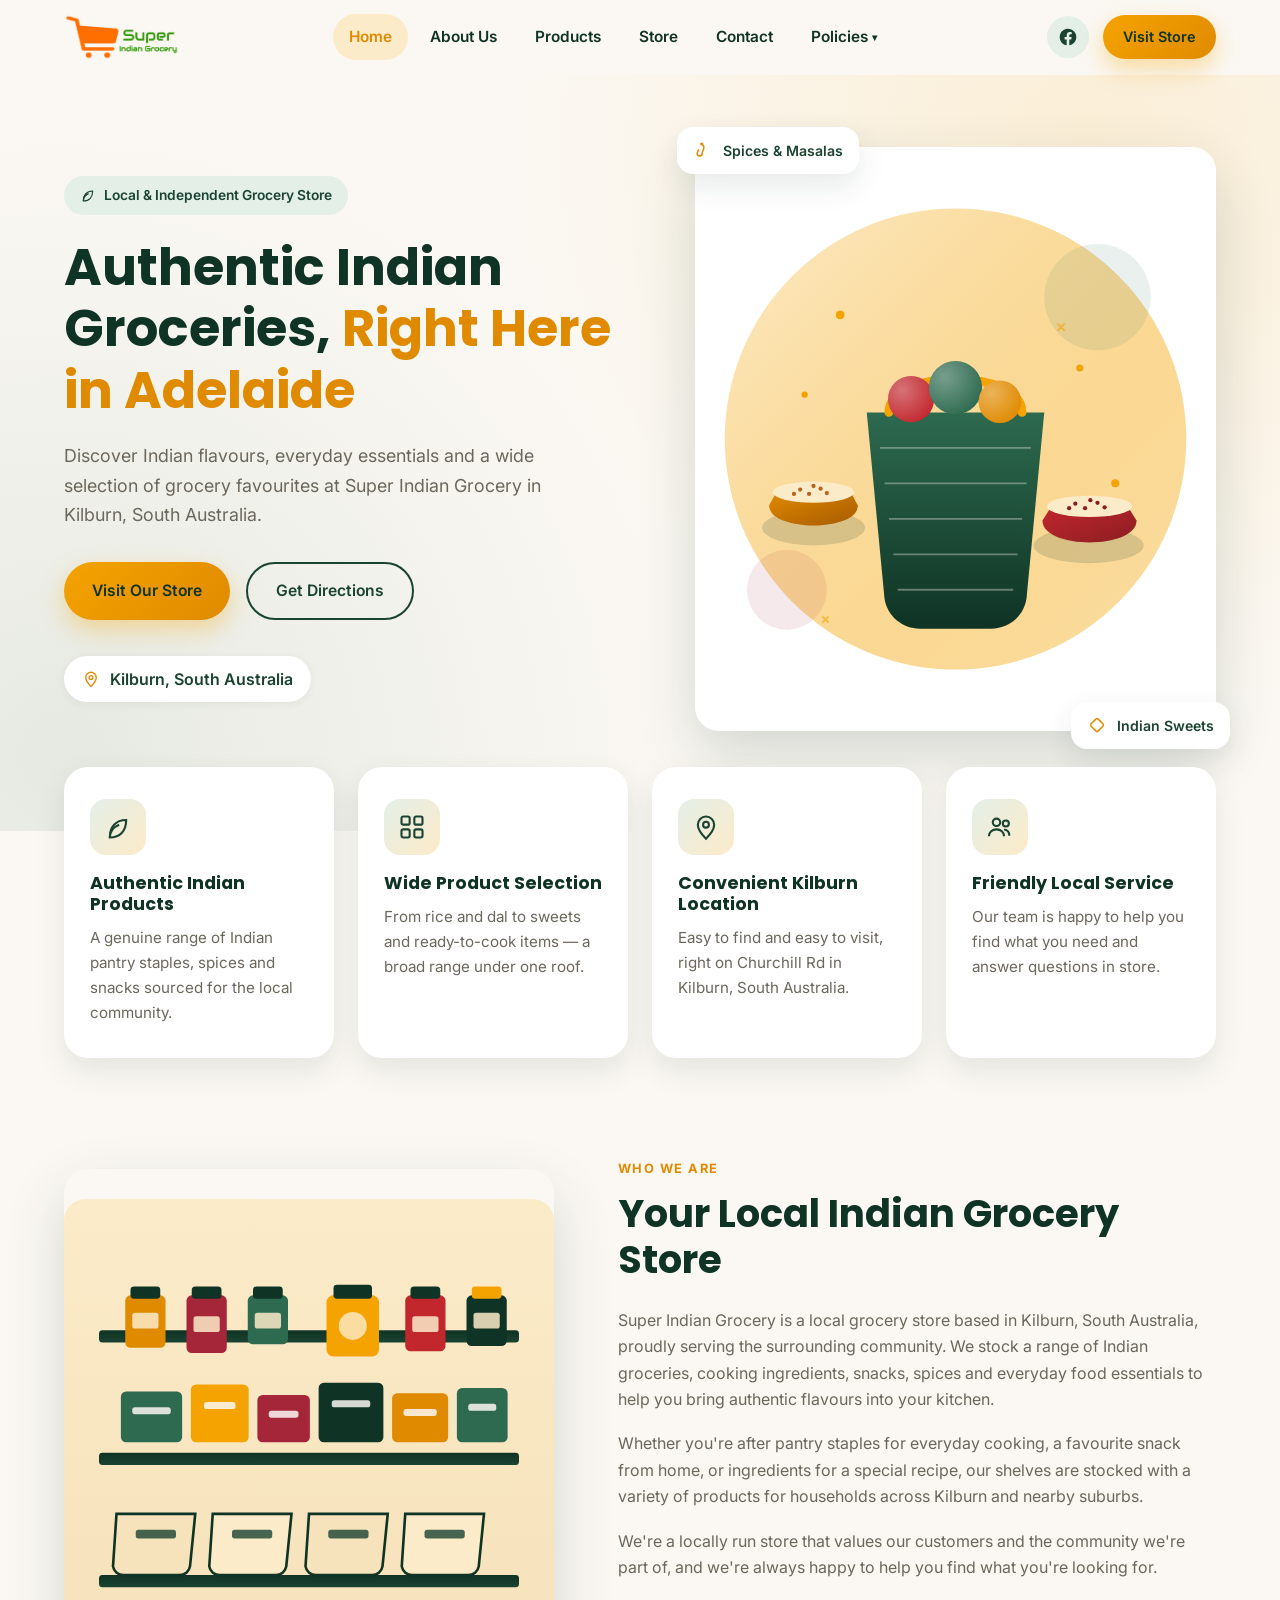
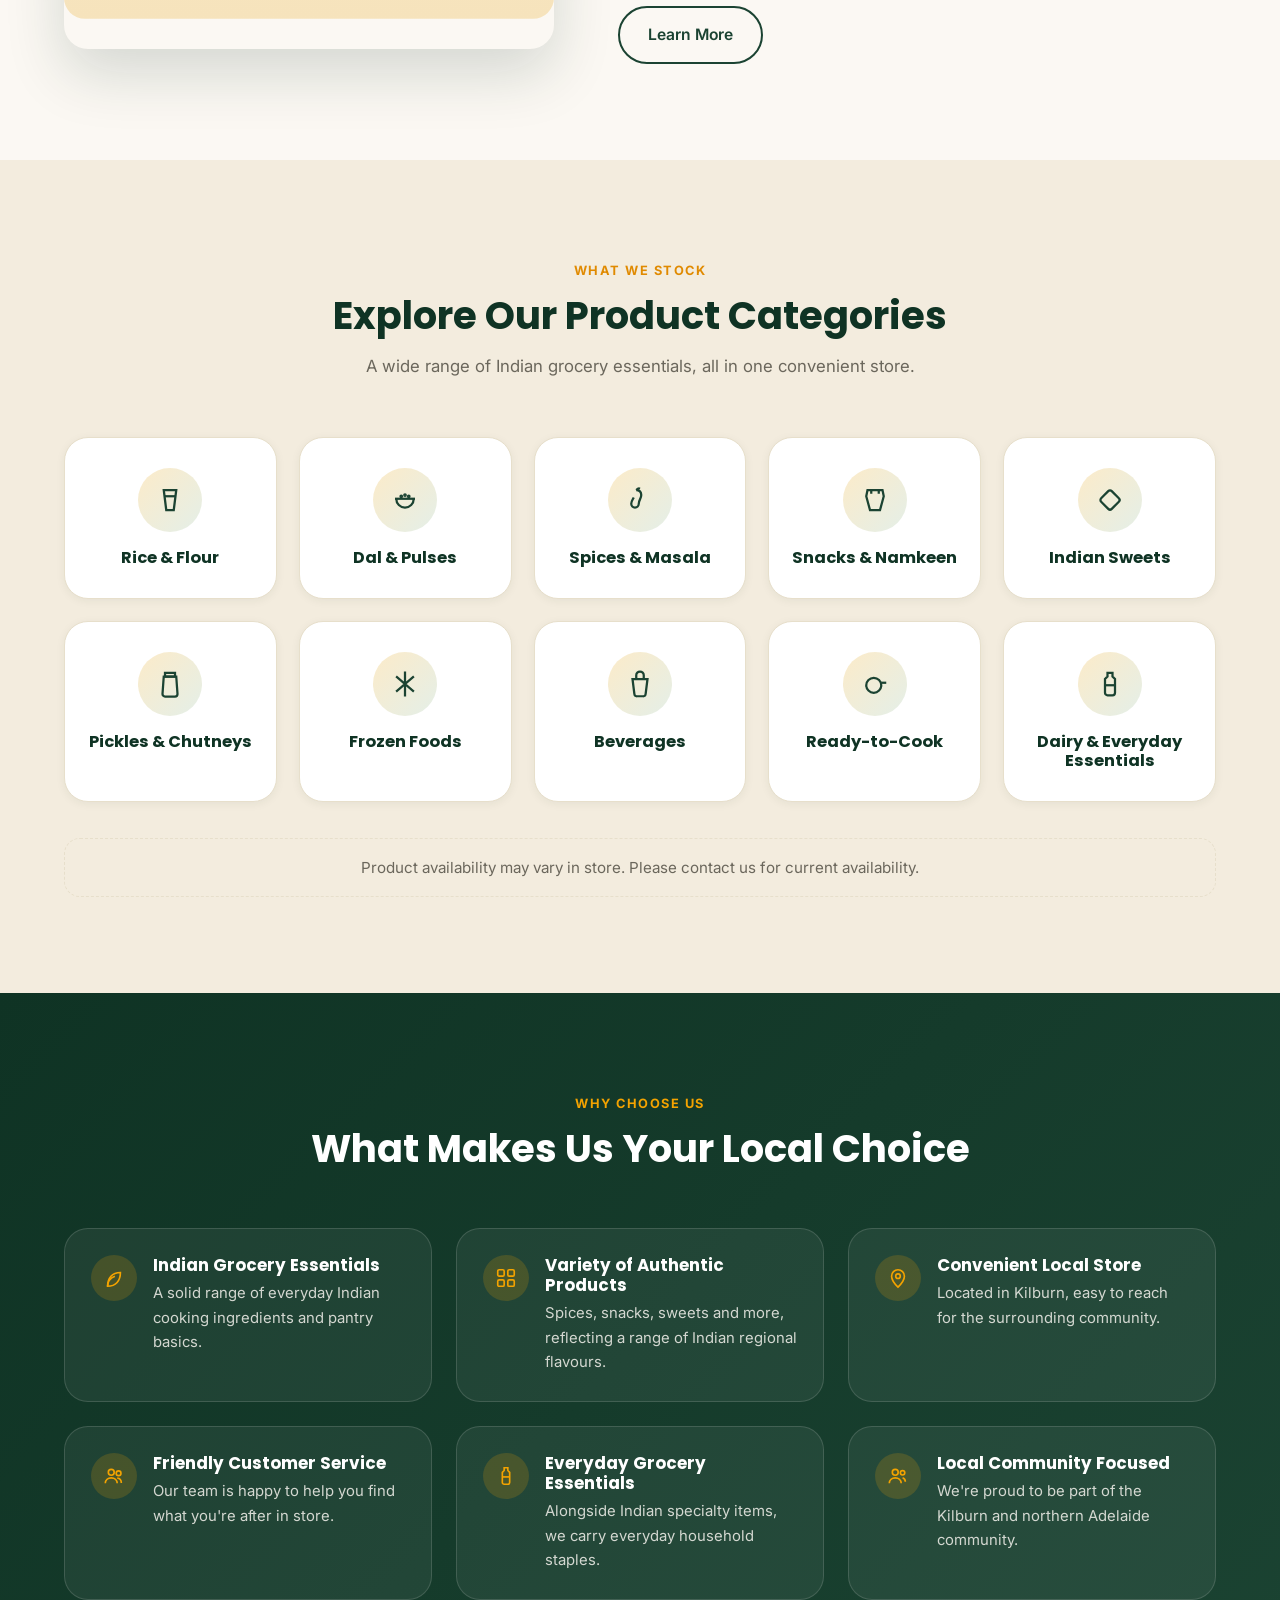
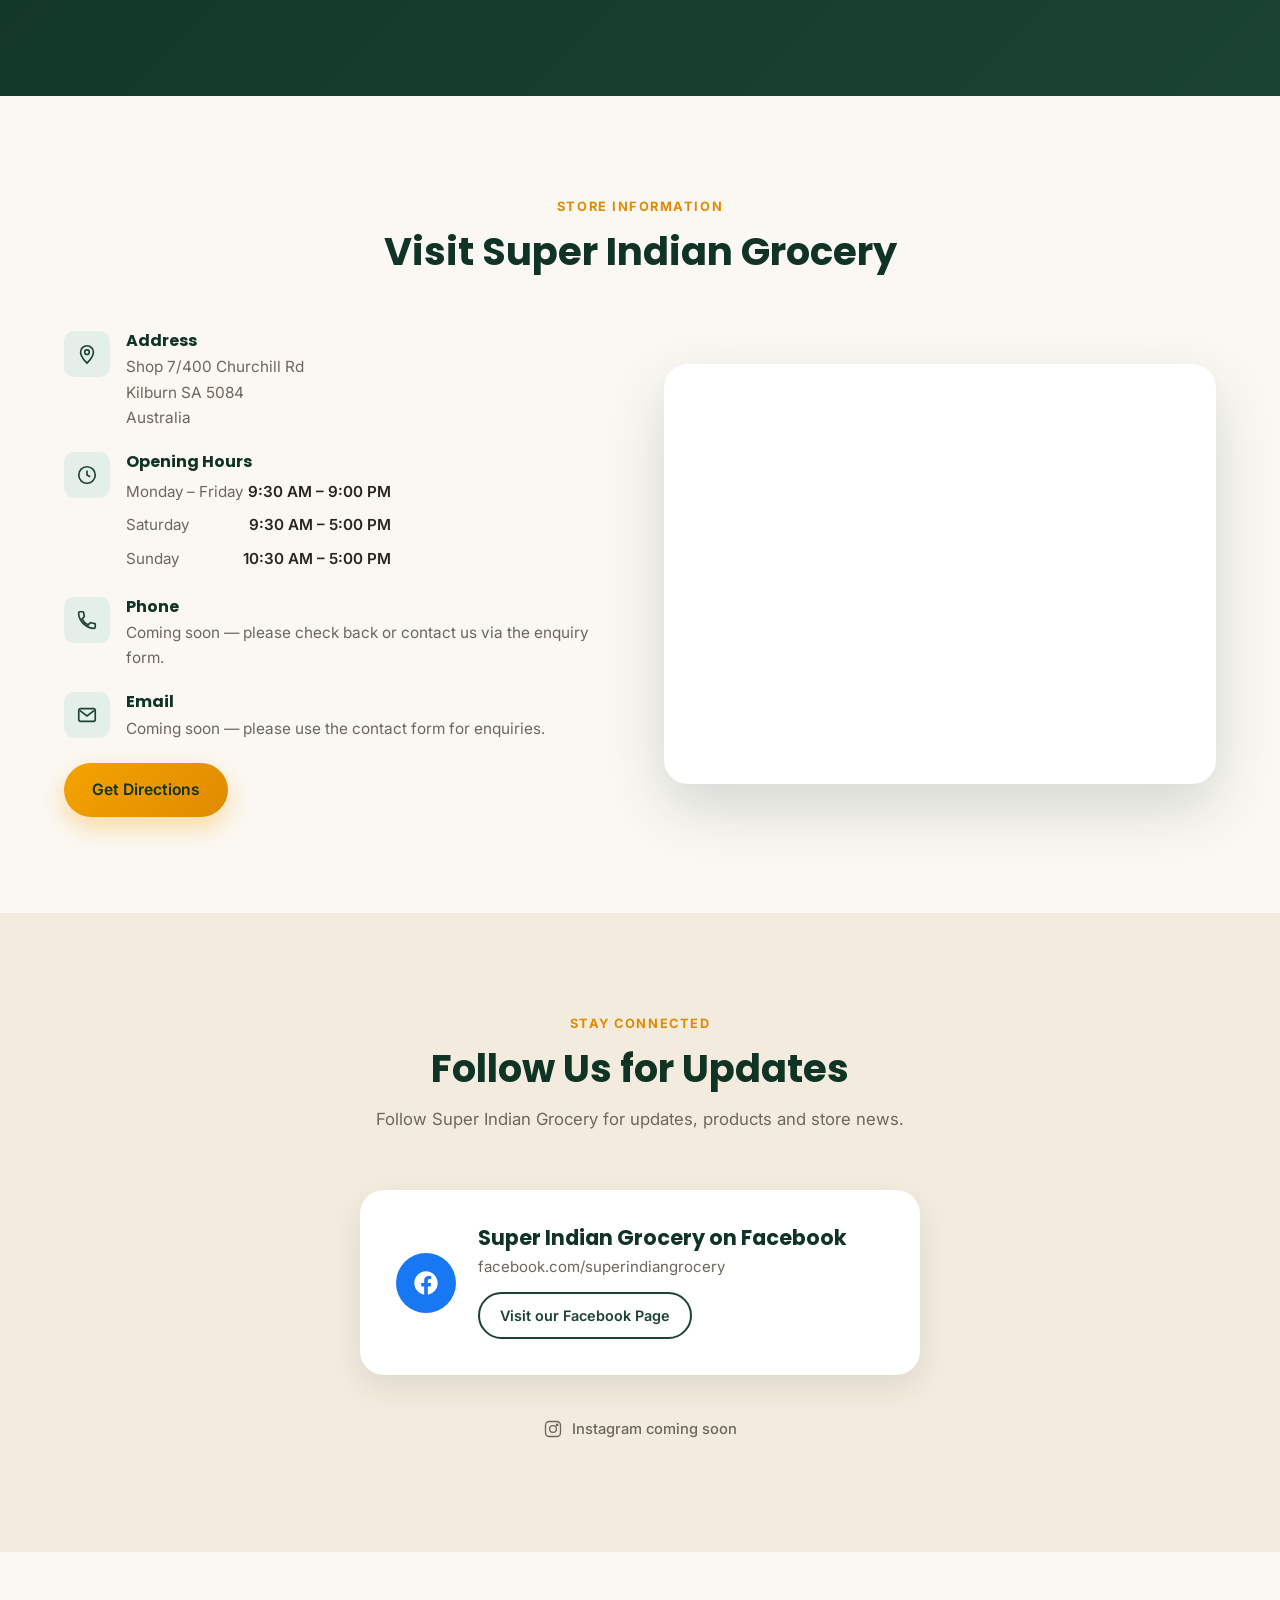
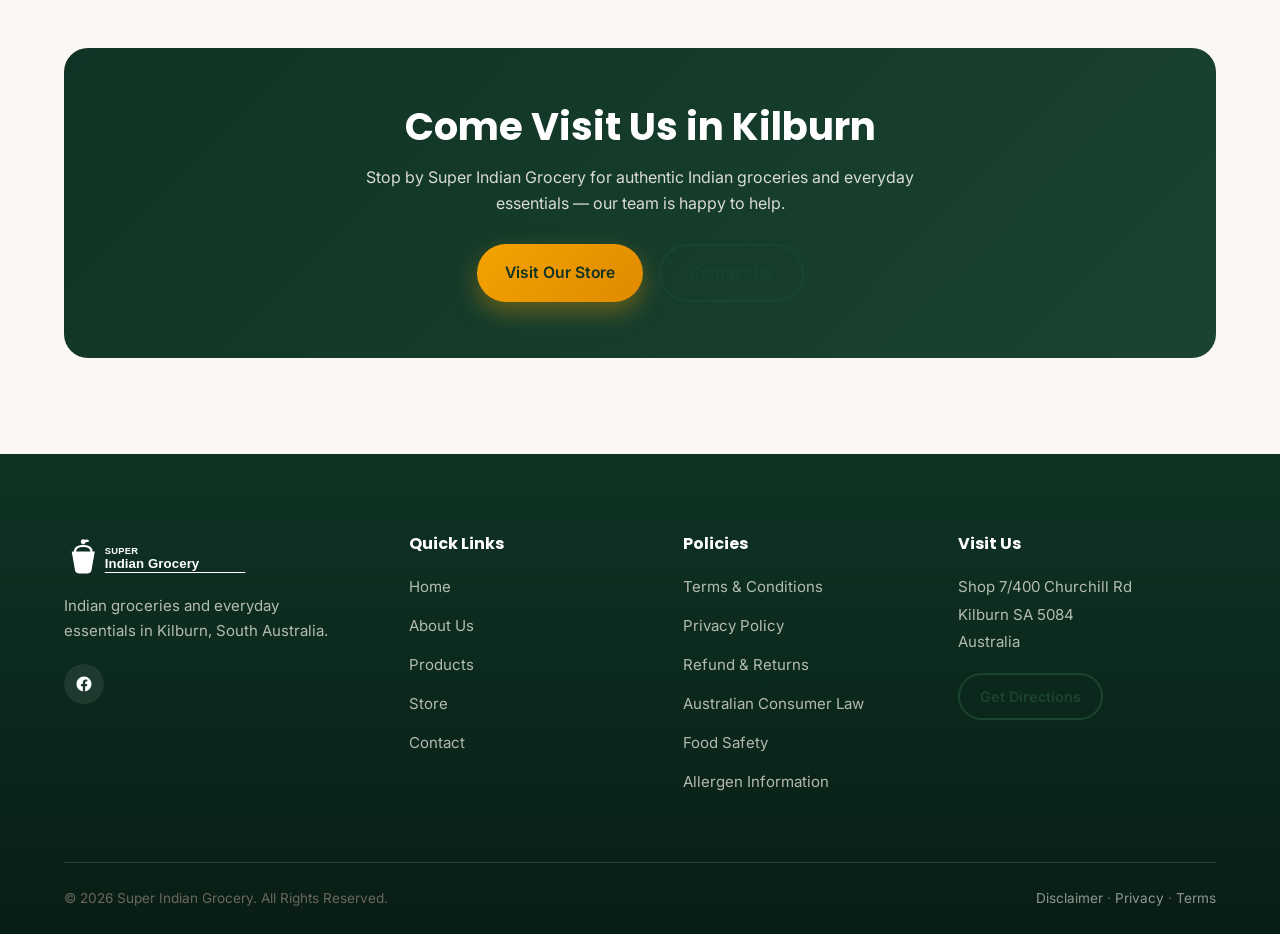
<file: index.html>
<!doctype html>
<html lang="en-AU">
<head>
<meta charset="UTF-8">
<meta name="viewport" content="width=device-width, initial-scale=1.0">
<title>Super Indian Grocery | Indian Grocery Store in Kilburn, SA</title>
<meta name="description" content="Super Indian Grocery is a local Indian grocery store in Kilburn, South Australia, offering Indian groceries, spices, snacks, sweets and everyday food essentials.">
<link rel="canonical" href="https://www.superindiangrocery.com.au/">
<!-- TODO: update canonical URL once the production domain is confirmed -->

<!-- Open Graph -->
<meta property="og:type" content="website">
<meta property="og:site_name" content="Super Indian Grocery">
<meta property="og:title" content="Super Indian Grocery | Indian Grocery Store in Kilburn, SA">
<meta property="og:description" content="Indian groceries, spices, snacks, sweets and everyday food essentials in Kilburn, South Australia.">
<meta property="og:image" content="https://www.superindiangrocery.com.au/assets/images/hero-illustration.svg">
<meta property="og:url" content="https://www.superindiangrocery.com.au/">
<meta name="twitter:card" content="summary_large_image">

<link rel="icon" type="image/svg+xml" href="assets/logo/favicon.svg">
<link rel="preconnect" href="https://fonts.googleapis.com">
<link rel="preconnect" href="https://fonts.gstatic.com" crossorigin>
<link href="https://fonts.googleapis.com/css2?family=Poppins:wght@500;600;700&family=Inter:wght@400;500;600;700&display=swap" rel="stylesheet">
<link rel="stylesheet" href="css/style.css">

<script type="application/ld+json">
{
  "@context": "https://schema.org",
  "@type": "GroceryStore",
  "name": "Super Indian Grocery",
  "image": "https://www.superindiangrocery.com.au/assets/images/hero-illustration.svg",
  "address": {
    "@type": "PostalAddress",
    "streetAddress": "Shop 7/400 Churchill Rd",
    "addressLocality": "Kilburn",
    "addressRegion": "SA",
    "postalCode": "5084",
    "addressCountry": "AU"
  },
  "url": "https://www.superindiangrocery.com.au/",
  "sameAs": ["https://www.facebook.com/superindiangrocery"],
  "openingHoursSpecification": [
    { "@type": "OpeningHoursSpecification", "dayOfWeek": ["Monday","Tuesday","Wednesday","Thursday","Friday"], "opens": "09:30", "closes": "21:00" },
    { "@type": "OpeningHoursSpecification", "dayOfWeek": "Saturday", "opens": "09:30", "closes": "17:00" },
    { "@type": "OpeningHoursSpecification", "dayOfWeek": "Sunday", "opens": "10:30", "closes": "17:00" }
  ]
}
</script>
</head>
<body>

<a class="visually-hidden" href="#main-content" style="position:absolute;left:-9999px;">Skip to content</a>

<!-- ============ HEADER ============ -->
<header class="site-header">
  <div class="header-inner">
    <a href="index.html" class="brand" aria-label="Super Indian Grocery — Home">
      <img src="assets/logo/Logo.png" alt="Super Indian Grocery logo" width="220" height="52">
    </a>

    <nav class="main-nav" aria-label="Primary navigation">
      <ul class="nav-list">
        <li><a href="index.html" data-page="index.html">Home</a></li>
        <li><a href="about.html" data-page="about.html">About Us</a></li>
        <li><a href="products.html" data-page="products.html">Products</a></li>
        <li><a href="store.html" data-page="store.html">Store</a></li>
        <li><a href="contact.html" data-page="contact.html">Contact</a></li>
        <li class="has-dropdown">
          <a href="policies/terms.html" aria-haspopup="true" aria-expanded="false">Policies <span class="dropdown-caret">▾</span></a>
          <ul class="dropdown-menu">
            <li><a href="policies/terms.html">Terms &amp; Conditions</a></li>
            <li><a href="policies/privacy.html">Privacy Policy</a></li>
            <li><a href="policies/refunds.html">Refund &amp; Returns</a></li>
            <li><a href="policies/consumer-law.html">Australian Consumer Law</a></li>
            <li><a href="policies/food-safety.html">Food Safety</a></li>
            <li><a href="policies/allergens.html">Allergen Information</a></li>
            <li><a href="policies/country-of-origin.html">Country of Origin</a></li>
            <li><a href="policies/disclaimer.html">Disclaimer</a></li>
          </ul>
        </li>
      </ul>
    </nav>

    <div class="header-actions">
      <a class="icon-link" href="https://www.facebook.com/superindiangrocery" target="_blank" rel="noopener noreferrer" aria-label="Super Indian Grocery on Facebook">
        <svg viewBox="0 0 24 24" fill="currentColor"><path d="M22 12.06C22 6.5 17.52 2 12 2S2 6.5 2 12.06c0 5 3.66 9.16 8.44 9.94v-7.03H7.9v-2.9h2.54V9.86c0-2.5 1.49-3.89 3.78-3.89 1.1 0 2.24.2 2.24.2v2.46h-1.26c-1.24 0-1.63.77-1.63 1.56v1.87h2.78l-.44 2.9h-2.34V22c4.78-.78 8.44-4.94 8.44-9.94Z"/></svg>
      </a>
      <a class="btn btn-primary btn-sm" href="store.html">Visit Store</a>
      <button class="hamburger" aria-label="Open menu" aria-expanded="false">
        <span></span><span></span><span></span>
      </button>
    </div>
  </div>

  <div class="mobile-nav" aria-label="Mobile navigation">
    <a href="index.html" data-page="index.html">Home</a>
    <a href="about.html" data-page="about.html">About Us</a>
    <a href="products.html" data-page="products.html">Products</a>
    <a href="store.html" data-page="store.html">Store</a>
    <a href="contact.html" data-page="contact.html">Contact</a>
    <button class="mobile-accordion-trigger" aria-expanded="false">Policies <span class="dropdown-caret">▾</span></button>
    <div class="mobile-accordion-panel">
      <a href="policies/terms.html">Terms &amp; Conditions</a>
      <a href="policies/privacy.html">Privacy Policy</a>
      <a href="policies/refunds.html">Refund &amp; Returns</a>
      <a href="policies/consumer-law.html">Australian Consumer Law</a>
      <a href="policies/food-safety.html">Food Safety</a>
      <a href="policies/allergens.html">Allergen Information</a>
      <a href="policies/country-of-origin.html">Country of Origin</a>
      <a href="policies/disclaimer.html">Disclaimer</a>
    </div>
    <div class="mobile-cta">
      <a class="btn btn-primary btn-block" href="store.html">Visit Store</a>
      <a class="btn btn-outline btn-block" href="https://www.facebook.com/superindiangrocery" target="_blank" rel="noopener noreferrer">Follow on Facebook</a>
    </div>
  </div>
</header>

<main id="main-content">

  <!-- ============ HERO ============ -->
  <section class="hero">
    <div class="container hero-grid">
      <div class="hero-copy">
        <span class="hero-badge">
          <svg viewBox="0 0 24 24" fill="none" stroke="currentColor" stroke-width="1.8"><path d="M5 21c9 0 14-6 14-15-9 0-14 6-14 15Z"/><path d="M5 21c0-5 3-9 8-11"/></svg>
          Local &amp; Independent Grocery Store
        </span>
        <h1>Authentic Indian Groceries, <span class="accent">Right Here in Adelaide</span></h1>
        <p class="lead">Discover Indian flavours, everyday essentials and a wide selection of grocery favourites at Super Indian Grocery in Kilburn, South Australia.</p>
        <div class="hero-actions">
          <a class="btn btn-primary" href="store.html">Visit Our Store</a>
          <a class="btn btn-outline" href="https://www.google.com/maps/search/?api=1&query=Shop+7%2F400+Churchill+Rd%2C+Kilburn+SA+5084%2C+Australia" target="_blank" rel="noopener noreferrer">Get Directions</a>
        </div>
        <span class="hero-location">
          <svg viewBox="0 0 24 24" fill="none" stroke="currentColor" stroke-width="1.8"><path d="M12 22s7-7.05 7-12a7 7 0 1 0-14 0c0 4.95 7 12 7 12Z"/><circle cx="12" cy="10" r="2.5"/></svg>
          Kilburn, South Australia
        </span>
      </div>

      <div class="hero-visual">
        <div class="visual-card reveal">
          <img src="assets/images/hero-illustration.svg" alt="Illustration of an Indian grocery basket filled with spices, vegetables and pantry staples" width="560" height="560">
        </div>
        <div class="floating-chip chip-top">
          <svg viewBox="0 0 24 24" fill="none" stroke="currentColor" stroke-width="1.8"><path d="M9 4c3 0 4 2 4 4 0 3-2 4-2 7a3 3 0 0 1-6 0c0-2 1-3 2-5"/><path d="M9 4c1-1 2-1.5 3-1"/></svg>
          Spices &amp; Masalas
        </div>
        <div class="floating-chip chip-bottom">
          <svg viewBox="0 0 24 24" fill="none" stroke="currentColor" stroke-width="1.8"><rect x="6" y="6" width="12" height="12" rx="2" transform="rotate(45 12 12)"/></svg>
          Indian Sweets
        </div>
      </div>
    </div>
  </section>

  <!-- ============ TRUST / HIGHLIGHTS ============ -->
  <div class="container">
    <div class="features-grid">
      <div class="feature-card reveal">
        <div class="feature-icon">
          <svg viewBox="0 0 24 24" fill="none" stroke="currentColor" stroke-width="1.8"><path d="M5 21c9 0 14-6 14-15-9 0-14 6-14 15Z"/><path d="M5 21c0-5 3-9 8-11"/></svg>
        </div>
        <h3>Authentic Indian Products</h3>
        <p>A genuine range of Indian pantry staples, spices and snacks sourced for the local community.</p>
      </div>
      <div class="feature-card reveal">
        <div class="feature-icon">
          <svg viewBox="0 0 24 24" fill="none" stroke="currentColor" stroke-width="1.8"><rect x="3" y="3" width="7" height="7" rx="1.5"/><rect x="14" y="3" width="7" height="7" rx="1.5"/><rect x="3" y="14" width="7" height="7" rx="1.5"/><rect x="14" y="14" width="7" height="7" rx="1.5"/></svg>
        </div>
        <h3>Wide Product Selection</h3>
        <p>From rice and dal to sweets and ready-to-cook items — a broad range under one roof.</p>
      </div>
      <div class="feature-card reveal">
        <div class="feature-icon">
          <svg viewBox="0 0 24 24" fill="none" stroke="currentColor" stroke-width="1.8"><path d="M12 22s7-7.05 7-12a7 7 0 1 0-14 0c0 4.95 7 12 7 12Z"/><circle cx="12" cy="10" r="2.5"/></svg>
        </div>
        <h3>Convenient Kilburn Location</h3>
        <p>Easy to find and easy to visit, right on Churchill Rd in Kilburn, South Australia.</p>
      </div>
      <div class="feature-card reveal">
        <div class="feature-icon">
          <svg viewBox="0 0 24 24" fill="none" stroke="currentColor" stroke-width="1.8"><circle cx="9" cy="8" r="3.2"/><path d="M2.5 20c0-3.6 2.9-6 6.5-6s6.5 2.4 6.5 6"/><circle cx="17" cy="9" r="2.6"/><path d="M15.5 14.2c2.7.4 4.5 2.4 4.5 5.3"/></svg>
        </div>
        <h3>Friendly Local Service</h3>
        <p>Our team is happy to help you find what you need and answer questions in store.</p>
      </div>
    </div>
  </div>

  <!-- ============ ABOUT ============ -->
  <section id="about">
    <div class="container about-grid">
      <div class="about-image reveal">
        <img src="assets/images/about-image.svg" alt="Illustration of grocery shelves stocked with spice jars, packets and pantry staples" width="560" height="480">
      </div>
      <div class="about-copy reveal">
        <div class="section-head align-left" style="margin-bottom:24px;">
          <span class="eyebrow">Who We Are</span>
          <h2>Your Local Indian Grocery Store</h2>
        </div>
        <p>Super Indian Grocery is a local grocery store based in Kilburn, South Australia, proudly serving the surrounding community. We stock a range of Indian groceries, cooking ingredients, snacks, spices and everyday food essentials to help you bring authentic flavours into your kitchen.</p>
        <p>Whether you're after pantry staples for everyday cooking, a favourite snack from home, or ingredients for a special recipe, our shelves are stocked with a variety of products for households across Kilburn and nearby suburbs.</p>
        <p>We're a locally run store that values our customers and the community we're part of, and we're always happy to help you find what you're looking for.</p>
        <a class="btn btn-outline" href="about.html">Learn More</a>
      </div>
    </div>
  </section>

  <!-- ============ PRODUCT CATEGORIES ============ -->
  <section class="bg-cream-dark">
    <div class="container">
      <div class="section-head reveal">
        <span class="eyebrow">What We Stock</span>
        <h2>Explore Our Product Categories</h2>
        <p>A wide range of Indian grocery essentials, all in one convenient store.</p>
      </div>

      <div class="category-grid">
        <div class="category-card reveal">
          <div class="category-icon"><svg viewBox="0 0 24 24" fill="none" stroke="currentColor" stroke-width="1.8"><path d="M7 4h10l-2 16H9L7 4Z"/><path d="M8 9h8"/></svg></div>
          <h3>Rice &amp; Flour</h3>
        </div>
        <div class="category-card reveal">
          <div class="category-icon"><svg viewBox="0 0 24 24" fill="none" stroke="currentColor" stroke-width="1.8"><path d="M4 11h16"/><path d="M5 11a7 7 0 0 0 14 0"/><circle cx="9" cy="9" r="0.6" fill="currentColor"/><circle cx="12" cy="8" r="0.6" fill="currentColor"/><circle cx="15" cy="9" r="0.6" fill="currentColor"/></svg></div>
          <h3>Dal &amp; Pulses</h3>
        </div>
        <div class="category-card reveal">
          <div class="category-icon"><svg viewBox="0 0 24 24" fill="none" stroke="currentColor" stroke-width="1.8"><path d="M9 4c3 0 4 2 4 4 0 3-2 4-2 7a3 3 0 0 1-6 0c0-2 1-3 2-5"/><path d="M9 4c1-1 2-1.5 3-1"/></svg></div>
          <h3>Spices &amp; Masala</h3>
        </div>
        <div class="category-card reveal">
          <div class="category-icon"><svg viewBox="0 0 24 24" fill="none" stroke="currentColor" stroke-width="1.8"><path d="M6 4h12l1 5-3 11H8L5 9Z"/><path d="M9 4v3M15 4v3"/></svg></div>
          <h3>Snacks &amp; Namkeen</h3>
        </div>
        <div class="category-card reveal">
          <div class="category-icon"><svg viewBox="0 0 24 24" fill="none" stroke="currentColor" stroke-width="1.8"><rect x="6" y="6" width="12" height="12" rx="2" transform="rotate(45 12 12)"/></svg></div>
          <h3>Indian Sweets</h3>
        </div>
        <div class="category-card reveal">
          <div class="category-icon"><svg viewBox="0 0 24 24" fill="none" stroke="currentColor" stroke-width="1.8"><path d="M8 3h8v3H8z"/><path d="M7 6h10l1 14a2 2 0 0 1-2 2H8a2 2 0 0 1-2-2Z"/></svg></div>
          <h3>Pickles &amp; Chutneys</h3>
        </div>
        <div class="category-card reveal">
          <div class="category-icon"><svg viewBox="0 0 24 24" fill="none" stroke="currentColor" stroke-width="1.8"><path d="M12 2v20M4.9 5.9l14.2 12.2M19.1 5.9 4.9 18.1"/></svg></div>
          <h3>Frozen Foods</h3>
        </div>
        <div class="category-card reveal">
          <div class="category-icon"><svg viewBox="0 0 24 24" fill="none" stroke="currentColor" stroke-width="1.8"><path d="M6 8h12l-1.5 12a2 2 0 0 1-2 1.8h-5a2 2 0 0 1-2-1.8Z"/><path d="M9 8V5a3 3 0 0 1 6 0v3"/></svg></div>
          <h3>Beverages</h3>
        </div>
        <div class="category-card reveal">
          <div class="category-icon"><svg viewBox="0 0 24 24" fill="none" stroke="currentColor" stroke-width="1.8"><circle cx="11" cy="13" r="6"/><path d="M17 11h4"/></svg></div>
          <h3>Ready-to-Cook</h3>
        </div>
        <div class="category-card reveal">
          <div class="category-icon"><svg viewBox="0 0 24 24" fill="none" stroke="currentColor" stroke-width="1.8"><path d="M10 3h4v3l2 2v11a2 2 0 0 1-2 2h-4a2 2 0 0 1-2-2V8l2-2Z"/><path d="M8 13h8"/></svg></div>
          <h3>Dairy &amp; Everyday Essentials</h3>
        </div>
      </div>

      <p class="category-note reveal">Product availability may vary in store. Please contact us for current availability.</p>
    </div>
  </section>

  <!-- ============ WHY CHOOSE US ============ -->
  <section class="bg-green">
    <div class="container">
      <div class="section-head reveal">
        <span class="eyebrow" style="color:var(--color-saffron);">Why Choose Us</span>
        <h2>What Makes Us Your Local Choice</h2>
      </div>
      <div class="why-grid">
        <div class="why-card reveal">
          <div class="why-icon"><svg viewBox="0 0 24 24" fill="none" stroke="currentColor" stroke-width="1.8"><path d="M5 21c9 0 14-6 14-15-9 0-14 6-14 15Z"/><path d="M5 21c0-5 3-9 8-11"/></svg></div>
          <div><h3>Indian Grocery Essentials</h3><p>A solid range of everyday Indian cooking ingredients and pantry basics.</p></div>
        </div>
        <div class="why-card reveal">
          <div class="why-icon"><svg viewBox="0 0 24 24" fill="none" stroke="currentColor" stroke-width="1.8"><rect x="3" y="3" width="7" height="7" rx="1.5"/><rect x="14" y="3" width="7" height="7" rx="1.5"/><rect x="3" y="14" width="7" height="7" rx="1.5"/><rect x="14" y="14" width="7" height="7" rx="1.5"/></svg></div>
          <div><h3>Variety of Authentic Products</h3><p>Spices, snacks, sweets and more, reflecting a range of Indian regional flavours.</p></div>
        </div>
        <div class="why-card reveal">
          <div class="why-icon"><svg viewBox="0 0 24 24" fill="none" stroke="currentColor" stroke-width="1.8"><path d="M12 22s7-7.05 7-12a7 7 0 1 0-14 0c0 4.95 7 12 7 12Z"/><circle cx="12" cy="10" r="2.5"/></svg></div>
          <div><h3>Convenient Local Store</h3><p>Located in Kilburn, easy to reach for the surrounding community.</p></div>
        </div>
        <div class="why-card reveal">
          <div class="why-icon"><svg viewBox="0 0 24 24" fill="none" stroke="currentColor" stroke-width="1.8"><circle cx="9" cy="8" r="3.2"/><path d="M2.5 20c0-3.6 2.9-6 6.5-6s6.5 2.4 6.5 6"/><circle cx="17" cy="9" r="2.6"/><path d="M15.5 14.2c2.7.4 4.5 2.4 4.5 5.3"/></svg></div>
          <div><h3>Friendly Customer Service</h3><p>Our team is happy to help you find what you're after in store.</p></div>
        </div>
        <div class="why-card reveal">
          <div class="why-icon"><svg viewBox="0 0 24 24" fill="none" stroke="currentColor" stroke-width="1.8"><path d="M10 3h4v3l2 2v11a2 2 0 0 1-2 2h-4a2 2 0 0 1-2-2V8l2-2Z"/><path d="M8 13h8"/></svg></div>
          <div><h3>Everyday Grocery Essentials</h3><p>Alongside Indian specialty items, we carry everyday household staples.</p></div>
        </div>
        <div class="why-card reveal">
          <div class="why-icon"><svg viewBox="0 0 24 24" fill="none" stroke="currentColor" stroke-width="1.8"><path d="M2.5 20c0-3.6 2.9-6 6.5-6s6.5 2.4 6.5 6"/><circle cx="9" cy="8" r="3.2"/><path d="M17 14c1.7.6 3 2.2 3 4.3"/><circle cx="17" cy="8.5" r="2.4"/></svg></div>
          <div><h3>Local Community Focused</h3><p>We're proud to be part of the Kilburn and northern Adelaide community.</p></div>
        </div>
      </div>
    </div>
  </section>

  <!-- ============ STORE INFORMATION ============ -->
  <section id="store-info">
    <div class="container">
      <div class="section-head reveal">
        <span class="eyebrow">Store Information</span>
        <h2>Visit Super Indian Grocery</h2>
      </div>
      <div class="store-grid">
        <div class="store-info-list reveal">
          <div class="info-row">
            <div class="info-icon"><svg viewBox="0 0 24 24" fill="none" stroke="currentColor" stroke-width="1.8"><path d="M12 22s7-7.05 7-12a7 7 0 1 0-14 0c0 4.95 7 12 7 12Z"/><circle cx="12" cy="10" r="2.5"/></svg></div>
            <div>
              <h4>Address</h4>
              <p>Shop 7/400 Churchill Rd<br>Kilburn SA 5084<br>Australia</p>
            </div>
          </div>
          <div class="info-row">
            <div class="info-icon"><svg viewBox="0 0 24 24" fill="none" stroke="currentColor" stroke-width="1.8"><circle cx="12" cy="12" r="9"/><path d="M12 7v5l3.5 2"/></svg></div>
            <div>
              <h4>Opening Hours</h4>
              <table class="hours-table">
                <tr><td>Monday – Friday</td><td>9:30 AM – 9:00 PM</td></tr>
                <tr><td>Saturday</td><td>9:30 AM – 5:00 PM</td></tr>
                <tr><td>Sunday</td><td>10:30 AM – 5:00 PM</td></tr>
              </table>
            </div>
          </div>
          <div class="info-row">
            <div class="info-icon"><svg viewBox="0 0 24 24" fill="none" stroke="currentColor" stroke-width="1.8"><path d="M6.6 10.8c1.4 2.8 3.8 5.2 6.6 6.6l2.2-2.2c.3-.3.7-.4 1-.2 1.1.4 2.3.6 3.5.6.6 0 1.1.5 1.1 1.1V20c0 .6-.5 1.1-1.1 1.1C10.9 21.1 2.9 13.1 2.9 4.1 2.9 3.5 3.4 3 4 3h3.3c.6 0 1.1.5 1.1 1.1 0 1.2.2 2.4.6 3.5.1.3 0 .7-.2 1L6.6 10.8Z"/></svg></div>
            <div>
              <h4>Phone</h4>
              <p>Coming soon — please check back or contact us via the enquiry form.</p>
            </div>
          </div>
          <div class="info-row">
            <div class="info-icon"><svg viewBox="0 0 24 24" fill="none" stroke="currentColor" stroke-width="1.8"><rect x="3" y="5" width="18" height="14" rx="2"/><path d="m4 7 8 6 8-6"/></svg></div>
            <div>
              <h4>Email</h4>
              <p>Coming soon — please use the contact form for enquiries.</p>
            </div>
          </div>
          <a class="btn btn-primary" style="align-self:flex-start;" href="https://www.google.com/maps/search/?api=1&query=Shop+7%2F400+Churchill+Rd%2C+Kilburn+SA+5084%2C+Australia" target="_blank" rel="noopener noreferrer">Get Directions</a>
        </div>

        <div class="store-card reveal">
          <iframe
            src="https://www.google.com/maps?q=Shop+7/400+Churchill+Rd,+Kilburn+SA+5084,+Australia&output=embed"
            width="100%" height="420" style="border:0; display:block;"
            allowfullscreen="" loading="lazy"
            referrerpolicy="no-referrer-when-downgrade"
            title="Map showing the location of Super Indian Grocery, Kilburn SA">
          </iframe>
        </div>
      </div>
    </div>
  </section>

  <!-- ============ SOCIAL / STAY CONNECTED ============ -->
  <section class="bg-cream-dark">
    <div class="container">
      <div class="section-head reveal">
        <span class="eyebrow">Stay Connected</span>
        <h2>Follow Us for Updates</h2>
        <p>Follow Super Indian Grocery for updates, products and store news.</p>
      </div>

      <div class="social-card reveal">
        <div class="social-icon">
          <svg viewBox="0 0 24 24" fill="currentColor"><path d="M22 12.06C22 6.5 17.52 2 12 2S2 6.5 2 12.06c0 5 3.66 9.16 8.44 9.94v-7.03H7.9v-2.9h2.54V9.86c0-2.5 1.49-3.89 3.78-3.89 1.1 0 2.24.2 2.24.2v2.46h-1.26c-1.24 0-1.63.77-1.63 1.56v1.87h2.78l-.44 2.9h-2.34V22c4.78-.78 8.44-4.94 8.44-9.94Z"/></svg>
        </div>
        <div>
          <h3>Super Indian Grocery on Facebook</h3>
          <p>facebook.com/superindiangrocery</p>
          <a class="btn btn-outline btn-sm" href="https://www.facebook.com/superindiangrocery" target="_blank" rel="noopener noreferrer">Visit our Facebook Page</a>
        </div>
      </div>

      <div class="social-row">
        <span class="social-note">
          <svg width="18" height="18" viewBox="0 0 24 24" fill="none" stroke="currentColor" stroke-width="1.8"><rect x="2" y="2" width="20" height="20" rx="5"/><circle cx="12" cy="12" r="4.5"/><circle cx="17.5" cy="6.5" r="1"/></svg>
          Instagram coming soon
        </span>
      </div>
    </div>
  </section>

  <!-- ============ CTA BANNER ============ -->
  <section>
    <div class="container">
      <div class="cta-banner reveal">
        <h2>Come Visit Us in Kilburn</h2>
        <p>Stop by Super Indian Grocery for authentic Indian groceries and everyday essentials — our team is happy to help.</p>
        <div class="cta-actions">
          <a class="btn btn-primary" href="store.html">Visit Our Store</a>
          <a class="btn btn-outline" href="contact.html">Contact Us</a>
        </div>
      </div>
    </div>
  </section>

</main>

<!-- ============ FOOTER ============ -->
<footer class="site-footer">
  <div class="container">
    <div class="footer-grid">
      <div class="footer-brand">
        <img src="assets/logo/logo.svg" alt="Super Indian Grocery logo">
        <p>Indian groceries and everyday essentials in Kilburn, South Australia.</p>
        <div class="footer-social" style="margin-top:20px;">
          <a href="https://www.facebook.com/superindiangrocery" target="_blank" rel="noopener noreferrer" aria-label="Super Indian Grocery on Facebook">
            <svg viewBox="0 0 24 24" fill="currentColor"><path d="M22 12.06C22 6.5 17.52 2 12 2S2 6.5 2 12.06c0 5 3.66 9.16 8.44 9.94v-7.03H7.9v-2.9h2.54V9.86c0-2.5 1.49-3.89 3.78-3.89 1.1 0 2.24.2 2.24.2v2.46h-1.26c-1.24 0-1.63.77-1.63 1.56v1.87h2.78l-.44 2.9h-2.34V22c4.78-.78 8.44-4.94 8.44-9.94Z"/></svg>
          </a>
        </div>
      </div>
      <div class="footer-col">
        <h4>Quick Links</h4>
        <ul>
          <li><a href="index.html">Home</a></li>
          <li><a href="about.html">About Us</a></li>
          <li><a href="products.html">Products</a></li>
          <li><a href="store.html">Store</a></li>
          <li><a href="contact.html">Contact</a></li>
        </ul>
      </div>
      <div class="footer-col">
        <h4>Policies</h4>
        <ul>
          <li><a href="policies/terms.html">Terms &amp; Conditions</a></li>
          <li><a href="policies/privacy.html">Privacy Policy</a></li>
          <li><a href="policies/refunds.html">Refund &amp; Returns</a></li>
          <li><a href="policies/consumer-law.html">Australian Consumer Law</a></li>
          <li><a href="policies/food-safety.html">Food Safety</a></li>
          <li><a href="policies/allergens.html">Allergen Information</a></li>
        </ul>
      </div>
      <div class="footer-col">
        <h4>Visit Us</h4>
        <address class="footer-address">
          Shop 7/400 Churchill Rd<br>
          Kilburn SA 5084<br>
          Australia
        </address>
        <a class="btn btn-outline btn-sm" href="https://www.google.com/maps/search/?api=1&query=Shop+7%2F400+Churchill+Rd%2C+Kilburn+SA+5084%2C+Australia" target="_blank" rel="noopener noreferrer">Get Directions</a>
      </div>
    </div>
    <div class="footer-bottom">
      <p>&copy; <span id="current-year">2026</span> Super Indian Grocery. All Rights Reserved.</p>
      <p><a href="policies/disclaimer.html">Disclaimer</a> &middot; <a href="policies/privacy.html">Privacy</a> &middot; <a href="policies/terms.html">Terms</a></p>
    </div>
  </div>
</footer>

<button class="back-to-top" aria-label="Back to top">
  <svg viewBox="0 0 24 24" fill="none" stroke="currentColor" stroke-width="2"><path d="M12 19V5"/><path d="m5 12 7-7 7 7"/></svg>
</button>

<script src="js/main.js"></script>
</body>
</html>
</file>
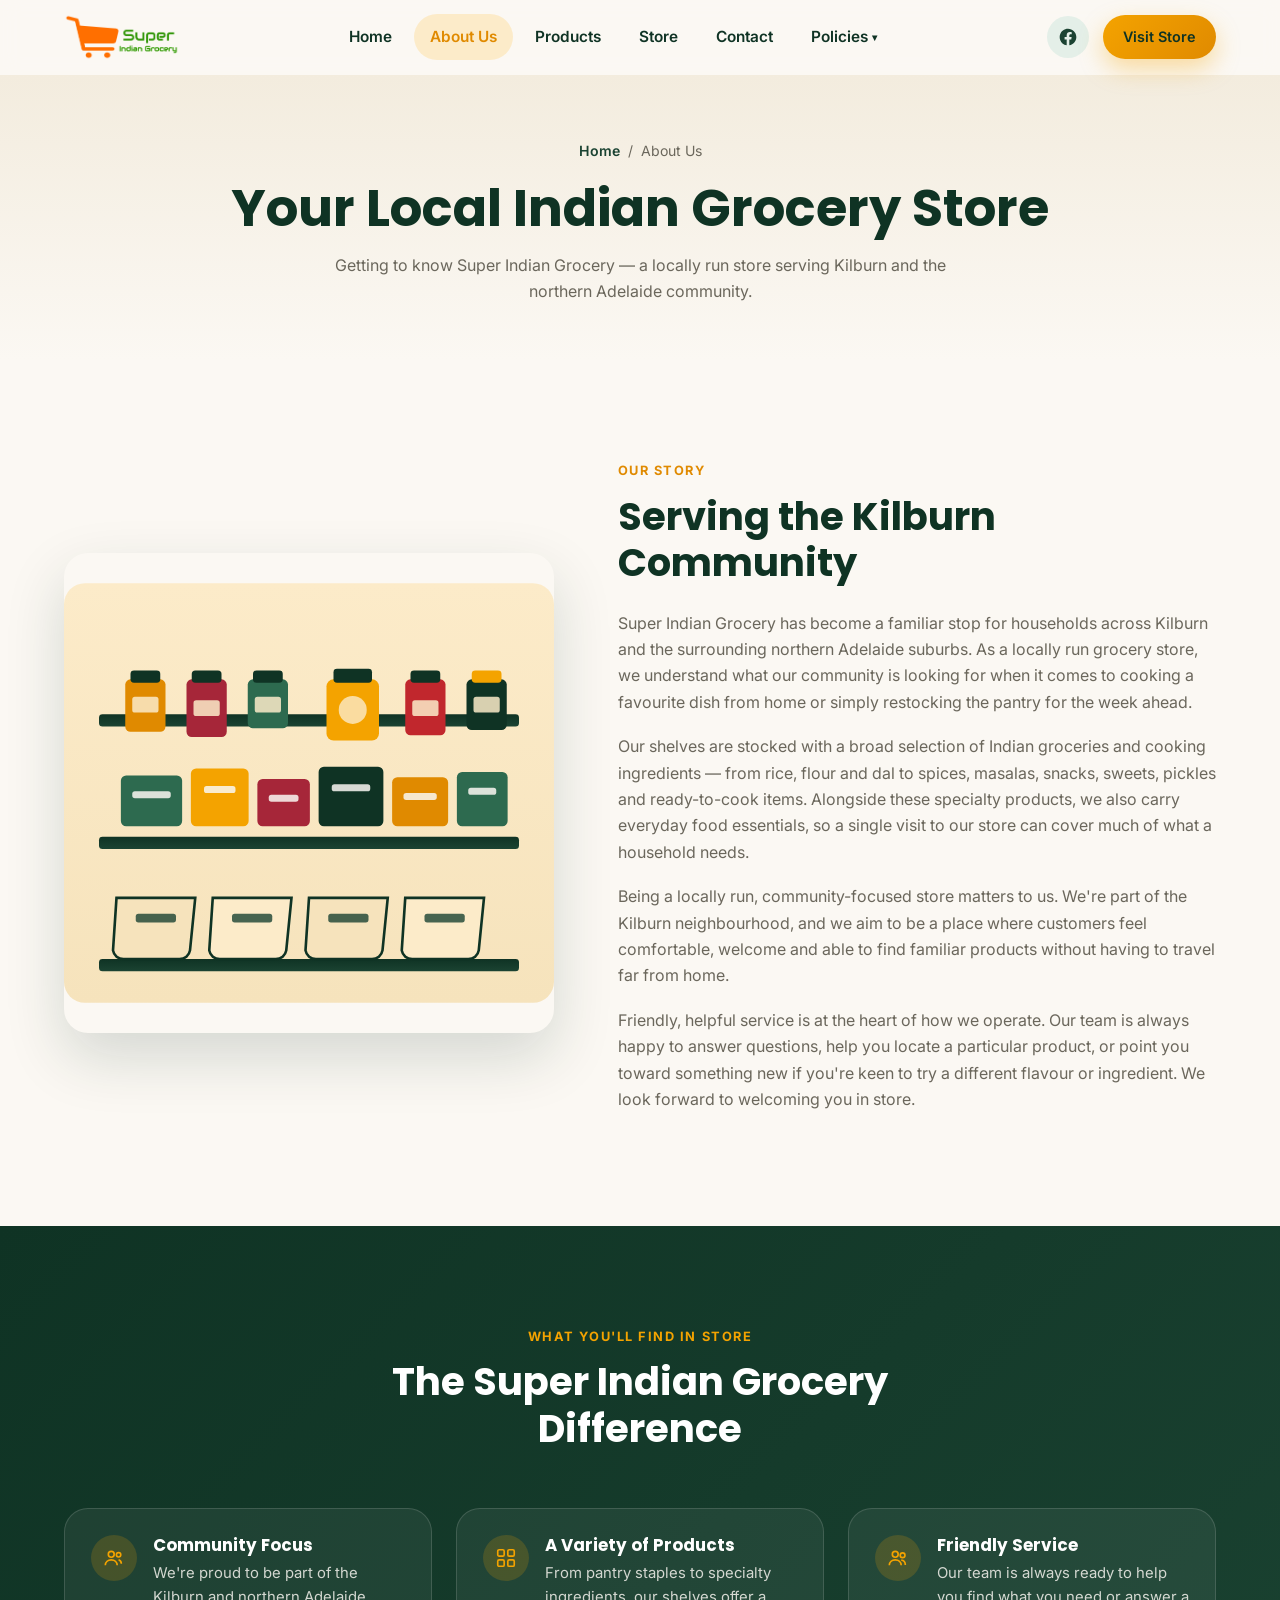
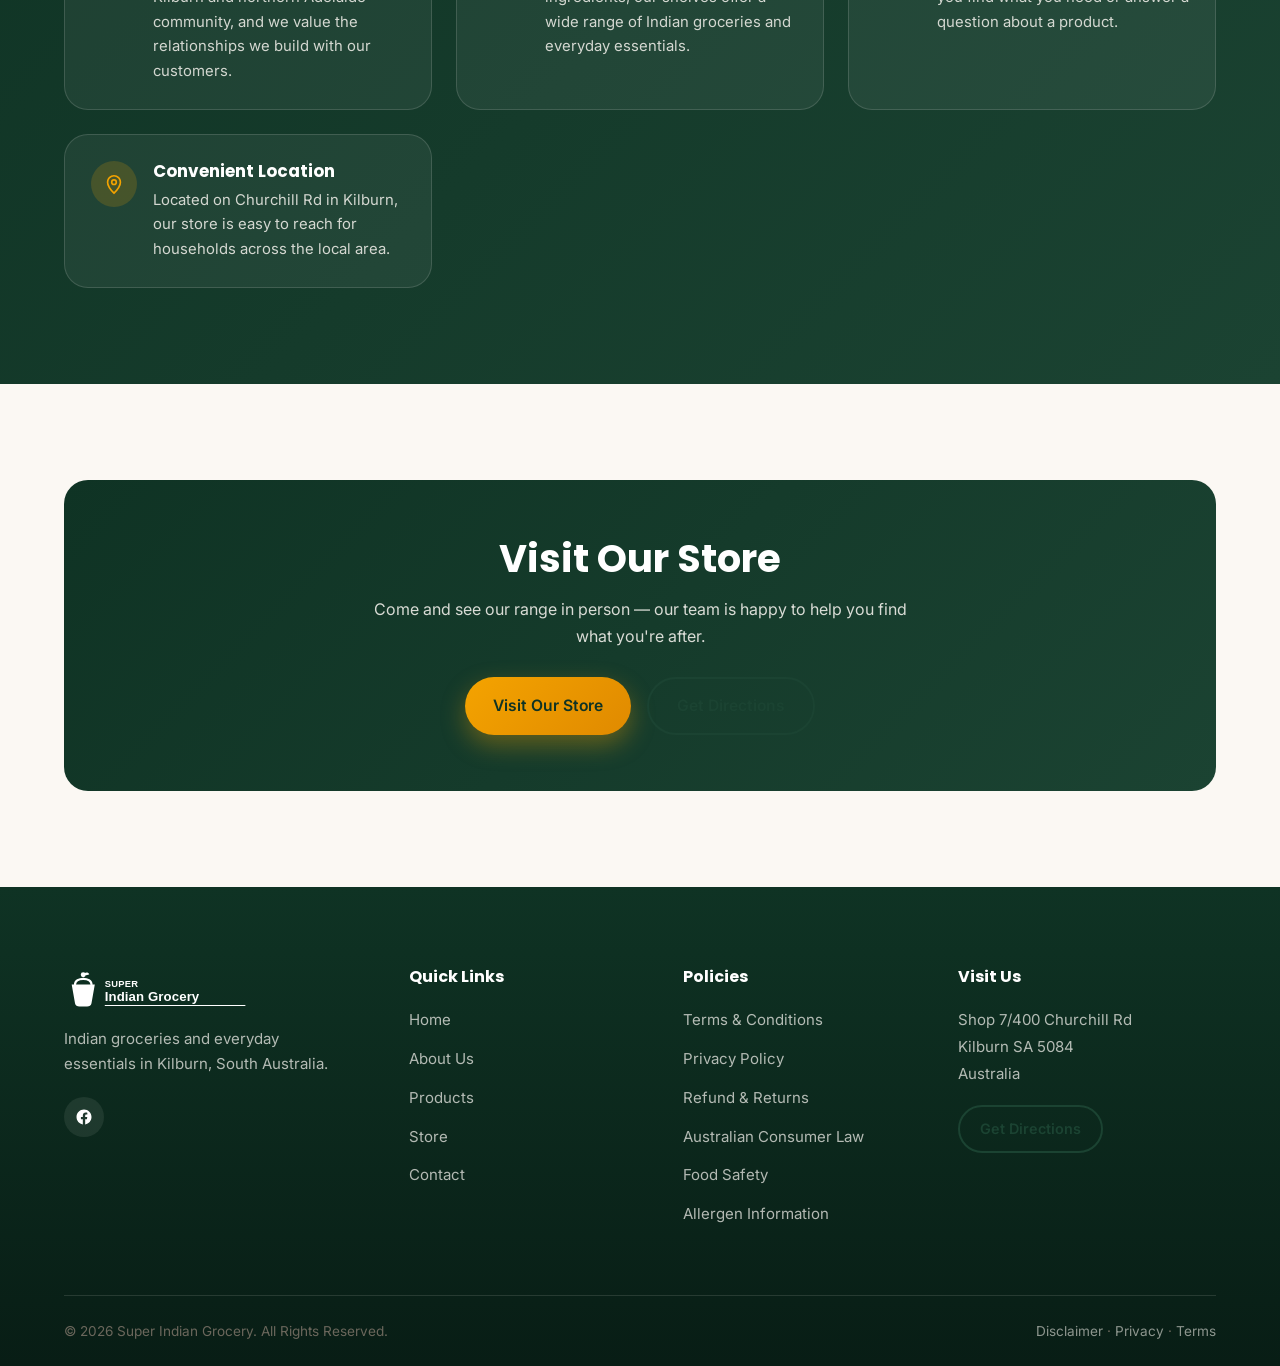
<file: about.html>
<!doctype html>
<html lang="en-AU">
<head>
<meta charset="UTF-8">
<meta name="viewport" content="width=device-width, initial-scale=1.0">
<title>About Us | Super Indian Grocery – Kilburn, SA</title>
<meta name="description" content="Learn about Super Indian Grocery, a local Indian grocery store in Kilburn, South Australia offering Indian groceries, spices, snacks and everyday essentials.">
<link rel="canonical" href="https://www.superindiangrocery.com.au/about.html">
<!-- TODO: update canonical URL once the production domain is confirmed -->

<!-- Open Graph -->
<meta property="og:type" content="website">
<meta property="og:site_name" content="Super Indian Grocery">
<meta property="og:title" content="About Us | Super Indian Grocery – Kilburn, SA">
<meta property="og:description" content="Learn about Super Indian Grocery, a local Indian grocery store in Kilburn, South Australia offering Indian groceries, spices, snacks and everyday essentials.">
<meta property="og:image" content="https://www.superindiangrocery.com.au/assets/images/about-image.svg">
<meta property="og:url" content="https://www.superindiangrocery.com.au/about.html">
<meta name="twitter:card" content="summary_large_image">

<link rel="icon" type="image/svg+xml" href="assets/logo/favicon.svg">
<link rel="preconnect" href="https://fonts.googleapis.com">
<link rel="preconnect" href="https://fonts.gstatic.com" crossorigin>
<link href="https://fonts.googleapis.com/css2?family=Poppins:wght@500;600;700&family=Inter:wght@400;500;600;700&display=swap" rel="stylesheet">
<link rel="stylesheet" href="css/style.css">
</head>
<body>

<a class="visually-hidden" href="#main-content" style="position:absolute;left:-9999px;">Skip to content</a>

<!-- ============ HEADER ============ -->
<header class="site-header">
  <div class="header-inner">
    <a href="index.html" class="brand" aria-label="Super Indian Grocery — Home">
      <img src="assets/logo/Logo.png" alt="Super Indian Grocery logo" width="220" height="52">
    </a>

    <nav class="main-nav" aria-label="Primary navigation">
      <ul class="nav-list">
        <li><a href="index.html" data-page="index.html">Home</a></li>
        <li><a href="about.html" data-page="about.html">About Us</a></li>
        <li><a href="products.html" data-page="products.html">Products</a></li>
        <li><a href="store.html" data-page="store.html">Store</a></li>
        <li><a href="contact.html" data-page="contact.html">Contact</a></li>
        <li class="has-dropdown">
          <a href="policies/terms.html" aria-haspopup="true" aria-expanded="false">Policies <span class="dropdown-caret">▾</span></a>
          <ul class="dropdown-menu">
            <li><a href="policies/terms.html">Terms &amp; Conditions</a></li>
            <li><a href="policies/privacy.html">Privacy Policy</a></li>
            <li><a href="policies/refunds.html">Refund &amp; Returns</a></li>
            <li><a href="policies/consumer-law.html">Australian Consumer Law</a></li>
            <li><a href="policies/food-safety.html">Food Safety</a></li>
            <li><a href="policies/allergens.html">Allergen Information</a></li>
            <li><a href="policies/country-of-origin.html">Country of Origin</a></li>
            <li><a href="policies/disclaimer.html">Disclaimer</a></li>
          </ul>
        </li>
      </ul>
    </nav>

    <div class="header-actions">
      <a class="icon-link" href="https://www.facebook.com/superindiangrocery" target="_blank" rel="noopener noreferrer" aria-label="Super Indian Grocery on Facebook">
        <svg viewBox="0 0 24 24" fill="currentColor"><path d="M22 12.06C22 6.5 17.52 2 12 2S2 6.5 2 12.06c0 5 3.66 9.16 8.44 9.94v-7.03H7.9v-2.9h2.54V9.86c0-2.5 1.49-3.89 3.78-3.89 1.1 0 2.24.2 2.24.2v2.46h-1.26c-1.24 0-1.63.77-1.63 1.56v1.87h2.78l-.44 2.9h-2.34V22c4.78-.78 8.44-4.94 8.44-9.94Z"/></svg>
      </a>
      <a class="btn btn-primary btn-sm" href="store.html">Visit Store</a>
      <button class="hamburger" aria-label="Open menu" aria-expanded="false">
        <span></span><span></span><span></span>
      </button>
    </div>
  </div>

  <div class="mobile-nav" aria-label="Mobile navigation">
    <a href="index.html" data-page="index.html">Home</a>
    <a href="about.html" data-page="about.html">About Us</a>
    <a href="products.html" data-page="products.html">Products</a>
    <a href="store.html" data-page="store.html">Store</a>
    <a href="contact.html" data-page="contact.html">Contact</a>
    <button class="mobile-accordion-trigger" aria-expanded="false">Policies <span class="dropdown-caret">▾</span></button>
    <div class="mobile-accordion-panel">
      <a href="policies/terms.html">Terms &amp; Conditions</a>
      <a href="policies/privacy.html">Privacy Policy</a>
      <a href="policies/refunds.html">Refund &amp; Returns</a>
      <a href="policies/consumer-law.html">Australian Consumer Law</a>
      <a href="policies/food-safety.html">Food Safety</a>
      <a href="policies/allergens.html">Allergen Information</a>
      <a href="policies/country-of-origin.html">Country of Origin</a>
      <a href="policies/disclaimer.html">Disclaimer</a>
    </div>
    <div class="mobile-cta">
      <a class="btn btn-primary btn-block" href="store.html">Visit Store</a>
      <a class="btn btn-outline btn-block" href="https://www.facebook.com/superindiangrocery" target="_blank" rel="noopener noreferrer">Follow on Facebook</a>
    </div>
  </div>
</header>

<main id="main-content">

  <!-- ============ PAGE HERO ============ -->
  <section class="page-hero">
    <div class="container">
      <nav class="breadcrumb" aria-label="Breadcrumb">
        <a href="index.html">Home</a>
        <span>/</span>
        <span aria-current="page">About Us</span>
      </nav>
      <h1>Your Local Indian Grocery Store</h1>
      <p>Getting to know Super Indian Grocery — a locally run store serving Kilburn and the northern Adelaide community.</p>
    </div>
  </section>

  <!-- ============ OUR STORY ============ -->
  <section>
    <div class="container about-grid">
      <div class="about-image reveal">
        <img src="assets/images/about-image.svg" alt="Illustration of grocery shelves stocked with spice jars, packets and pantry staples" width="560" height="480">
      </div>
      <div class="about-copy reveal">
        <div class="section-head align-left" style="margin-bottom:24px;">
          <span class="eyebrow">Our Story</span>
          <h2>Serving the Kilburn Community</h2>
        </div>
        <p>Super Indian Grocery has become a familiar stop for households across Kilburn and the surrounding northern Adelaide suburbs. As a locally run grocery store, we understand what our community is looking for when it comes to cooking a favourite dish from home or simply restocking the pantry for the week ahead.</p>
        <p>Our shelves are stocked with a broad selection of Indian groceries and cooking ingredients — from rice, flour and dal to spices, masalas, snacks, sweets, pickles and ready-to-cook items. Alongside these specialty products, we also carry everyday food essentials, so a single visit to our store can cover much of what a household needs.</p>
        <p>Being a locally run, community-focused store matters to us. We're part of the Kilburn neighbourhood, and we aim to be a place where customers feel comfortable, welcome and able to find familiar products without having to travel far from home.</p>
        <p>Friendly, helpful service is at the heart of how we operate. Our team is always happy to answer questions, help you locate a particular product, or point you toward something new if you're keen to try a different flavour or ingredient. We look forward to welcoming you in store.</p>
      </div>
    </div>
  </section>

  <!-- ============ WHAT YOU'LL FIND IN STORE ============ -->
  <section class="bg-green">
    <div class="container">
      <div class="section-head reveal">
        <span class="eyebrow" style="color:var(--color-saffron);">What You'll Find In Store</span>
        <h2>The Super Indian Grocery Difference</h2>
      </div>
      <div class="why-grid">
        <div class="why-card reveal">
          <div class="why-icon"><svg viewBox="0 0 24 24" fill="none" stroke="currentColor" stroke-width="1.8"><path d="M2.5 20c0-3.6 2.9-6 6.5-6s6.5 2.4 6.5 6"/><circle cx="9" cy="8" r="3.2"/><path d="M17 14c1.7.6 3 2.2 3 4.3"/><circle cx="17" cy="8.5" r="2.4"/></svg></div>
          <div><h3>Community Focus</h3><p>We're proud to be part of the Kilburn and northern Adelaide community, and we value the relationships we build with our customers.</p></div>
        </div>
        <div class="why-card reveal">
          <div class="why-icon"><svg viewBox="0 0 24 24" fill="none" stroke="currentColor" stroke-width="1.8"><rect x="3" y="3" width="7" height="7" rx="1.5"/><rect x="14" y="3" width="7" height="7" rx="1.5"/><rect x="3" y="14" width="7" height="7" rx="1.5"/><rect x="14" y="14" width="7" height="7" rx="1.5"/></svg></div>
          <div><h3>A Variety of Products</h3><p>From pantry staples to specialty ingredients, our shelves offer a wide range of Indian groceries and everyday essentials.</p></div>
        </div>
        <div class="why-card reveal">
          <div class="why-icon"><svg viewBox="0 0 24 24" fill="none" stroke="currentColor" stroke-width="1.8"><circle cx="9" cy="8" r="3.2"/><path d="M2.5 20c0-3.6 2.9-6 6.5-6s6.5 2.4 6.5 6"/><circle cx="17" cy="9" r="2.6"/><path d="M15.5 14.2c2.7.4 4.5 2.4 4.5 5.3"/></svg></div>
          <div><h3>Friendly Service</h3><p>Our team is always ready to help you find what you need or answer a question about a product.</p></div>
        </div>
        <div class="why-card reveal">
          <div class="why-icon"><svg viewBox="0 0 24 24" fill="none" stroke="currentColor" stroke-width="1.8"><path d="M12 22s7-7.05 7-12a7 7 0 1 0-14 0c0 4.95 7 12 7 12Z"/><circle cx="12" cy="10" r="2.5"/></svg></div>
          <div><h3>Convenient Location</h3><p>Located on Churchill Rd in Kilburn, our store is easy to reach for households across the local area.</p></div>
        </div>
      </div>
    </div>
  </section>

  <!-- ============ CTA BANNER ============ -->
  <section>
    <div class="container">
      <div class="cta-banner reveal">
        <h2>Visit Our Store</h2>
        <p>Come and see our range in person — our team is happy to help you find what you're after.</p>
        <div class="cta-actions">
          <a class="btn btn-primary" href="store.html">Visit Our Store</a>
          <a class="btn btn-outline" href="https://www.google.com/maps/search/?api=1&query=Shop+7%2F400+Churchill+Rd%2C+Kilburn+SA+5084%2C+Australia" target="_blank" rel="noopener noreferrer">Get Directions</a>
        </div>
      </div>
    </div>
  </section>

</main>

<!-- ============ FOOTER ============ -->
<footer class="site-footer">
  <div class="container">
    <div class="footer-grid">
      <div class="footer-brand">
        <img src="assets/logo/logo.svg" alt="Super Indian Grocery logo">
        <p>Indian groceries and everyday essentials in Kilburn, South Australia.</p>
        <div class="footer-social" style="margin-top:20px;">
          <a href="https://www.facebook.com/superindiangrocery" target="_blank" rel="noopener noreferrer" aria-label="Super Indian Grocery on Facebook">
            <svg viewBox="0 0 24 24" fill="currentColor"><path d="M22 12.06C22 6.5 17.52 2 12 2S2 6.5 2 12.06c0 5 3.66 9.16 8.44 9.94v-7.03H7.9v-2.9h2.54V9.86c0-2.5 1.49-3.89 3.78-3.89 1.1 0 2.24.2 2.24.2v2.46h-1.26c-1.24 0-1.63.77-1.63 1.56v1.87h2.78l-.44 2.9h-2.34V22c4.78-.78 8.44-4.94 8.44-9.94Z"/></svg>
          </a>
        </div>
      </div>
      <div class="footer-col">
        <h4>Quick Links</h4>
        <ul>
          <li><a href="index.html">Home</a></li>
          <li><a href="about.html">About Us</a></li>
          <li><a href="products.html">Products</a></li>
          <li><a href="store.html">Store</a></li>
          <li><a href="contact.html">Contact</a></li>
        </ul>
      </div>
      <div class="footer-col">
        <h4>Policies</h4>
        <ul>
          <li><a href="policies/terms.html">Terms &amp; Conditions</a></li>
          <li><a href="policies/privacy.html">Privacy Policy</a></li>
          <li><a href="policies/refunds.html">Refund &amp; Returns</a></li>
          <li><a href="policies/consumer-law.html">Australian Consumer Law</a></li>
          <li><a href="policies/food-safety.html">Food Safety</a></li>
          <li><a href="policies/allergens.html">Allergen Information</a></li>
        </ul>
      </div>
      <div class="footer-col">
        <h4>Visit Us</h4>
        <address class="footer-address">
          Shop 7/400 Churchill Rd<br>
          Kilburn SA 5084<br>
          Australia
        </address>
        <a class="btn btn-outline btn-sm" href="https://www.google.com/maps/search/?api=1&query=Shop+7%2F400+Churchill+Rd%2C+Kilburn+SA+5084%2C+Australia" target="_blank" rel="noopener noreferrer">Get Directions</a>
      </div>
    </div>
    <div class="footer-bottom">
      <p>&copy; <span id="current-year">2026</span> Super Indian Grocery. All Rights Reserved.</p>
      <p><a href="policies/disclaimer.html">Disclaimer</a> &middot; <a href="policies/privacy.html">Privacy</a> &middot; <a href="policies/terms.html">Terms</a></p>
    </div>
  </div>
</footer>

<button class="back-to-top" aria-label="Back to top">
  <svg viewBox="0 0 24 24" fill="none" stroke="currentColor" stroke-width="2"><path d="M12 19V5"/><path d="m5 12 7-7 7 7"/></svg>
</button>

<script src="js/main.js"></script>
</body>
</html>
</file>
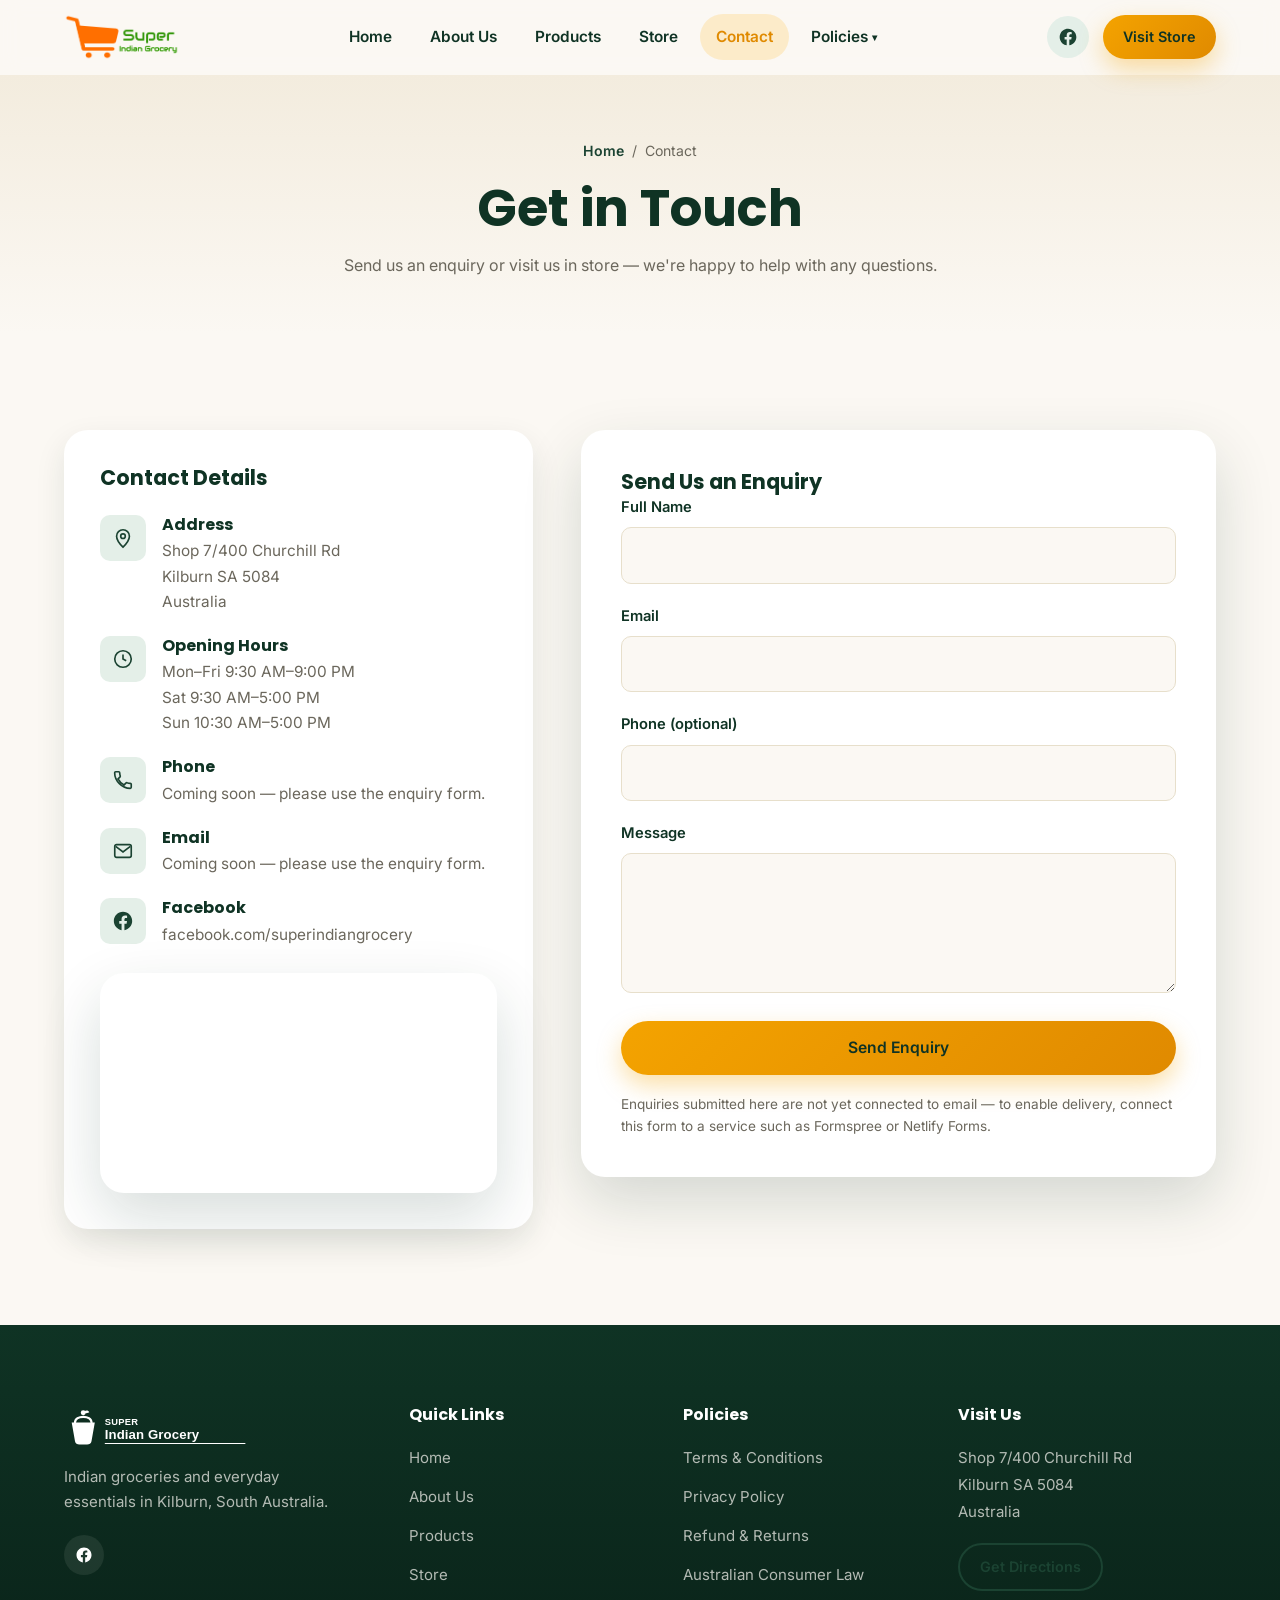
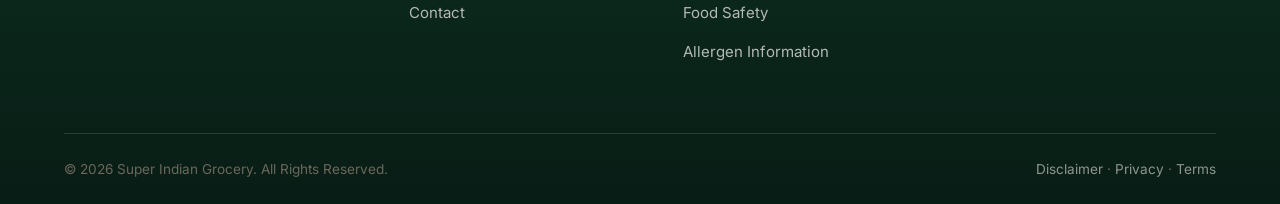
<file: contact.html>
<!doctype html>
<html lang="en-AU">
<head>
<meta charset="UTF-8">
<meta name="viewport" content="width=device-width, initial-scale=1.0">
<title>Contact Us | Super Indian Grocery – Kilburn, SA</title>
<meta name="description" content="Contact Super Indian Grocery in Kilburn, SA via our enquiry form, or visit us in person at Shop 7/400 Churchill Rd, Kilburn.">
<link rel="canonical" href="https://www.superindiangrocery.com.au/contact.html">
<!-- TODO: update canonical URL once the production domain is confirmed -->

<!-- Open Graph -->
<meta property="og:type" content="website">
<meta property="og:site_name" content="Super Indian Grocery">
<meta property="og:title" content="Contact Us | Super Indian Grocery – Kilburn, SA">
<meta property="og:description" content="Contact Super Indian Grocery in Kilburn, SA via our enquiry form, or visit us in person at Shop 7/400 Churchill Rd, Kilburn.">
<meta property="og:image" content="https://www.superindiangrocery.com.au/assets/images/map-placeholder.svg">
<meta property="og:url" content="https://www.superindiangrocery.com.au/contact.html">
<meta name="twitter:card" content="summary_large_image">

<link rel="icon" type="image/svg+xml" href="assets/logo/favicon.svg">
<link rel="preconnect" href="https://fonts.googleapis.com">
<link rel="preconnect" href="https://fonts.gstatic.com" crossorigin>
<link href="https://fonts.googleapis.com/css2?family=Poppins:wght@500;600;700&family=Inter:wght@400;500;600;700&display=swap" rel="stylesheet">
<link rel="stylesheet" href="css/style.css">
</head>
<body>

<a class="visually-hidden" href="#main-content" style="position:absolute;left:-9999px;">Skip to content</a>

<!-- ============ HEADER ============ -->
<header class="site-header">
  <div class="header-inner">
    <a href="index.html" class="brand" aria-label="Super Indian Grocery — Home">
      <img src="assets/logo/Logo.png" alt="Super Indian Grocery logo" width="220" height="52">
    </a>

    <nav class="main-nav" aria-label="Primary navigation">
      <ul class="nav-list">
        <li><a href="index.html" data-page="index.html">Home</a></li>
        <li><a href="about.html" data-page="about.html">About Us</a></li>
        <li><a href="products.html" data-page="products.html">Products</a></li>
        <li><a href="store.html" data-page="store.html">Store</a></li>
        <li><a href="contact.html" data-page="contact.html">Contact</a></li>
        <li class="has-dropdown">
          <a href="policies/terms.html" aria-haspopup="true" aria-expanded="false">Policies <span class="dropdown-caret">▾</span></a>
          <ul class="dropdown-menu">
            <li><a href="policies/terms.html">Terms &amp; Conditions</a></li>
            <li><a href="policies/privacy.html">Privacy Policy</a></li>
            <li><a href="policies/refunds.html">Refund &amp; Returns</a></li>
            <li><a href="policies/consumer-law.html">Australian Consumer Law</a></li>
            <li><a href="policies/food-safety.html">Food Safety</a></li>
            <li><a href="policies/allergens.html">Allergen Information</a></li>
            <li><a href="policies/country-of-origin.html">Country of Origin</a></li>
            <li><a href="policies/disclaimer.html">Disclaimer</a></li>
          </ul>
        </li>
      </ul>
    </nav>

    <div class="header-actions">
      <a class="icon-link" href="https://www.facebook.com/superindiangrocery" target="_blank" rel="noopener noreferrer" aria-label="Super Indian Grocery on Facebook">
        <svg viewBox="0 0 24 24" fill="currentColor"><path d="M22 12.06C22 6.5 17.52 2 12 2S2 6.5 2 12.06c0 5 3.66 9.16 8.44 9.94v-7.03H7.9v-2.9h2.54V9.86c0-2.5 1.49-3.89 3.78-3.89 1.1 0 2.24.2 2.24.2v2.46h-1.26c-1.24 0-1.63.77-1.63 1.56v1.87h2.78l-.44 2.9h-2.34V22c4.78-.78 8.44-4.94 8.44-9.94Z"/></svg>
      </a>
      <a class="btn btn-primary btn-sm" href="store.html">Visit Store</a>
      <button class="hamburger" aria-label="Open menu" aria-expanded="false">
        <span></span><span></span><span></span>
      </button>
    </div>
  </div>

  <div class="mobile-nav" aria-label="Mobile navigation">
    <a href="index.html" data-page="index.html">Home</a>
    <a href="about.html" data-page="about.html">About Us</a>
    <a href="products.html" data-page="products.html">Products</a>
    <a href="store.html" data-page="store.html">Store</a>
    <a href="contact.html" data-page="contact.html">Contact</a>
    <button class="mobile-accordion-trigger" aria-expanded="false">Policies <span class="dropdown-caret">▾</span></button>
    <div class="mobile-accordion-panel">
      <a href="policies/terms.html">Terms &amp; Conditions</a>
      <a href="policies/privacy.html">Privacy Policy</a>
      <a href="policies/refunds.html">Refund &amp; Returns</a>
      <a href="policies/consumer-law.html">Australian Consumer Law</a>
      <a href="policies/food-safety.html">Food Safety</a>
      <a href="policies/allergens.html">Allergen Information</a>
      <a href="policies/country-of-origin.html">Country of Origin</a>
      <a href="policies/disclaimer.html">Disclaimer</a>
    </div>
    <div class="mobile-cta">
      <a class="btn btn-primary btn-block" href="store.html">Visit Store</a>
      <a class="btn btn-outline btn-block" href="https://www.facebook.com/superindiangrocery" target="_blank" rel="noopener noreferrer">Follow on Facebook</a>
    </div>
  </div>
</header>

<main id="main-content">

  <!-- ============ PAGE HERO ============ -->
  <section class="page-hero">
    <div class="container">
      <nav class="breadcrumb" aria-label="Breadcrumb">
        <a href="index.html">Home</a>
        <span>/</span>
        <span aria-current="page">Contact</span>
      </nav>
      <h1>Get in Touch</h1>
      <p>Send us an enquiry or visit us in store — we're happy to help with any questions.</p>
    </div>
  </section>

  <!-- ============ CONTACT ============ -->
  <section>
    <div class="container contact-grid">

      <div class="contact-info-card reveal">
        <h3>Contact Details</h3>
        <div class="store-info-list">
          <div class="info-row">
            <div class="info-icon"><svg viewBox="0 0 24 24" fill="none" stroke="currentColor" stroke-width="1.8"><path d="M12 22s7-7.05 7-12a7 7 0 1 0-14 0c0 4.95 7 12 7 12Z"/><circle cx="12" cy="10" r="2.5"/></svg></div>
            <div>
              <h4>Address</h4>
              <p>Shop 7/400 Churchill Rd<br>Kilburn SA 5084<br>Australia</p>
            </div>
          </div>
          <div class="info-row">
            <div class="info-icon"><svg viewBox="0 0 24 24" fill="none" stroke="currentColor" stroke-width="1.8"><circle cx="12" cy="12" r="9"/><path d="M12 7v5l3.5 2"/></svg></div>
            <div>
              <h4>Opening Hours</h4>
              <p>Mon–Fri 9:30 AM–9:00 PM<br>Sat 9:30 AM–5:00 PM<br>Sun 10:30 AM–5:00 PM</p>
            </div>
          </div>
          <div class="info-row">
            <div class="info-icon"><svg viewBox="0 0 24 24" fill="none" stroke="currentColor" stroke-width="1.8"><path d="M6.6 10.8c1.4 2.8 3.8 5.2 6.6 6.6l2.2-2.2c.3-.3.7-.4 1-.2 1.1.4 2.3.6 3.5.6.6 0 1.1.5 1.1 1.1V20c0 .6-.5 1.1-1.1 1.1C10.9 21.1 2.9 13.1 2.9 4.1 2.9 3.5 3.4 3 4 3h3.3c.6 0 1.1.5 1.1 1.1 0 1.2.2 2.4.6 3.5.1.3 0 .7-.2 1L6.6 10.8Z"/></svg></div>
            <div>
              <h4>Phone</h4>
              <p>Coming soon — please use the enquiry form.</p>
            </div>
          </div>
          <div class="info-row">
            <div class="info-icon"><svg viewBox="0 0 24 24" fill="none" stroke="currentColor" stroke-width="1.8"><rect x="3" y="5" width="18" height="14" rx="2"/><path d="m4 7 8 6 8-6"/></svg></div>
            <div>
              <h4>Email</h4>
              <p>Coming soon — please use the enquiry form.</p>
            </div>
          </div>
          <div class="info-row">
            <div class="info-icon"><svg viewBox="0 0 24 24" fill="currentColor" stroke="none"><path d="M22 12.06C22 6.5 17.52 2 12 2S2 6.5 2 12.06c0 5 3.66 9.16 8.44 9.94v-7.03H7.9v-2.9h2.54V9.86c0-2.5 1.49-3.89 3.78-3.89 1.1 0 2.24.2 2.24.2v2.46h-1.26c-1.24 0-1.63.77-1.63 1.56v1.87h2.78l-.44 2.9h-2.34V22c4.78-.78 8.44-4.94 8.44-9.94Z"/></svg></div>
            <div>
              <h4>Facebook</h4>
              <p><a href="https://www.facebook.com/superindiangrocery" target="_blank" rel="noopener noreferrer">facebook.com/superindiangrocery</a></p>
            </div>
          </div>
        </div>

        <div class="store-card reveal" style="margin-top:26px;">
          <iframe
            src="https://www.google.com/maps?q=Shop+7/400+Churchill+Rd,+Kilburn+SA+5084,+Australia&output=embed"
            width="100%" height="220" style="border:0; display:block;"
            allowfullscreen="" loading="lazy"
            referrerpolicy="no-referrer-when-downgrade"
            title="Map showing the location of Super Indian Grocery, Kilburn SA">
          </iframe>
        </div>
      </div>

      <div class="contact-form-card reveal">
        <h3>Send Us an Enquiry</h3>

        <!--
          Developer note: this form is a static-site demo. To make it deliver
          real messages:
            1. Sign up with a form backend such as Formspree or Netlify Forms.
            2. Replace the action="#" attribute below with the endpoint your
               provider gives you (e.g. action="https://formspree.io/f/xxxxx").
            3. Keep method="POST".
            4. Remove the data-demo="true" attribute so js/main.js no longer
               intercepts the submit event with preventDefault().
          js/main.js currently listens for #enquiry-form and, while
          data-demo="true" is present, prevents the real network request and
          shows the .form-success message below instead.
        -->
        <form id="enquiry-form" data-demo="true" action="#" method="POST">
          <div class="form-row">
            <label for="fullName">Full Name</label>
            <input type="text" id="fullName" name="fullName" required>
          </div>
          <div class="form-row">
            <label for="email">Email</label>
            <input type="email" id="email" name="email" required>
          </div>
          <div class="form-row">
            <label for="phone">Phone (optional)</label>
            <input type="tel" id="phone" name="phone">
          </div>
          <div class="form-row">
            <label for="message">Message</label>
            <textarea id="message" name="message" required></textarea>
          </div>
          <button type="submit" class="btn btn-primary btn-block">Send Enquiry</button>
        </form>

        <div class="form-success" role="status">Thanks for your enquiry — we'll get back to you soon.</div>

        <p class="form-note">Enquiries submitted here are not yet connected to email — to enable delivery, connect this form to a service such as Formspree or Netlify Forms.</p>
      </div>

    </div>
  </section>

</main>

<!-- ============ FOOTER ============ -->
<footer class="site-footer">
  <div class="container">
    <div class="footer-grid">
      <div class="footer-brand">
        <img src="assets/logo/logo.svg" alt="Super Indian Grocery logo">
        <p>Indian groceries and everyday essentials in Kilburn, South Australia.</p>
        <div class="footer-social" style="margin-top:20px;">
          <a href="https://www.facebook.com/superindiangrocery" target="_blank" rel="noopener noreferrer" aria-label="Super Indian Grocery on Facebook">
            <svg viewBox="0 0 24 24" fill="currentColor"><path d="M22 12.06C22 6.5 17.52 2 12 2S2 6.5 2 12.06c0 5 3.66 9.16 8.44 9.94v-7.03H7.9v-2.9h2.54V9.86c0-2.5 1.49-3.89 3.78-3.89 1.1 0 2.24.2 2.24.2v2.46h-1.26c-1.24 0-1.63.77-1.63 1.56v1.87h2.78l-.44 2.9h-2.34V22c4.78-.78 8.44-4.94 8.44-9.94Z"/></svg>
          </a>
        </div>
      </div>
      <div class="footer-col">
        <h4>Quick Links</h4>
        <ul>
          <li><a href="index.html">Home</a></li>
          <li><a href="about.html">About Us</a></li>
          <li><a href="products.html">Products</a></li>
          <li><a href="store.html">Store</a></li>
          <li><a href="contact.html">Contact</a></li>
        </ul>
      </div>
      <div class="footer-col">
        <h4>Policies</h4>
        <ul>
          <li><a href="policies/terms.html">Terms &amp; Conditions</a></li>
          <li><a href="policies/privacy.html">Privacy Policy</a></li>
          <li><a href="policies/refunds.html">Refund &amp; Returns</a></li>
          <li><a href="policies/consumer-law.html">Australian Consumer Law</a></li>
          <li><a href="policies/food-safety.html">Food Safety</a></li>
          <li><a href="policies/allergens.html">Allergen Information</a></li>
        </ul>
      </div>
      <div class="footer-col">
        <h4>Visit Us</h4>
        <address class="footer-address">
          Shop 7/400 Churchill Rd<br>
          Kilburn SA 5084<br>
          Australia
        </address>
        <a class="btn btn-outline btn-sm" href="https://www.google.com/maps/search/?api=1&query=Shop+7%2F400+Churchill+Rd%2C+Kilburn+SA+5084%2C+Australia" target="_blank" rel="noopener noreferrer">Get Directions</a>
      </div>
    </div>
    <div class="footer-bottom">
      <p>&copy; <span id="current-year">2026</span> Super Indian Grocery. All Rights Reserved.</p>
      <p><a href="policies/disclaimer.html">Disclaimer</a> &middot; <a href="policies/privacy.html">Privacy</a> &middot; <a href="policies/terms.html">Terms</a></p>
    </div>
  </div>
</footer>

<button class="back-to-top" aria-label="Back to top">
  <svg viewBox="0 0 24 24" fill="none" stroke="currentColor" stroke-width="2"><path d="M12 19V5"/><path d="m5 12 7-7 7 7"/></svg>
</button>

<script src="js/main.js"></script>
</body>
</html>
</file>
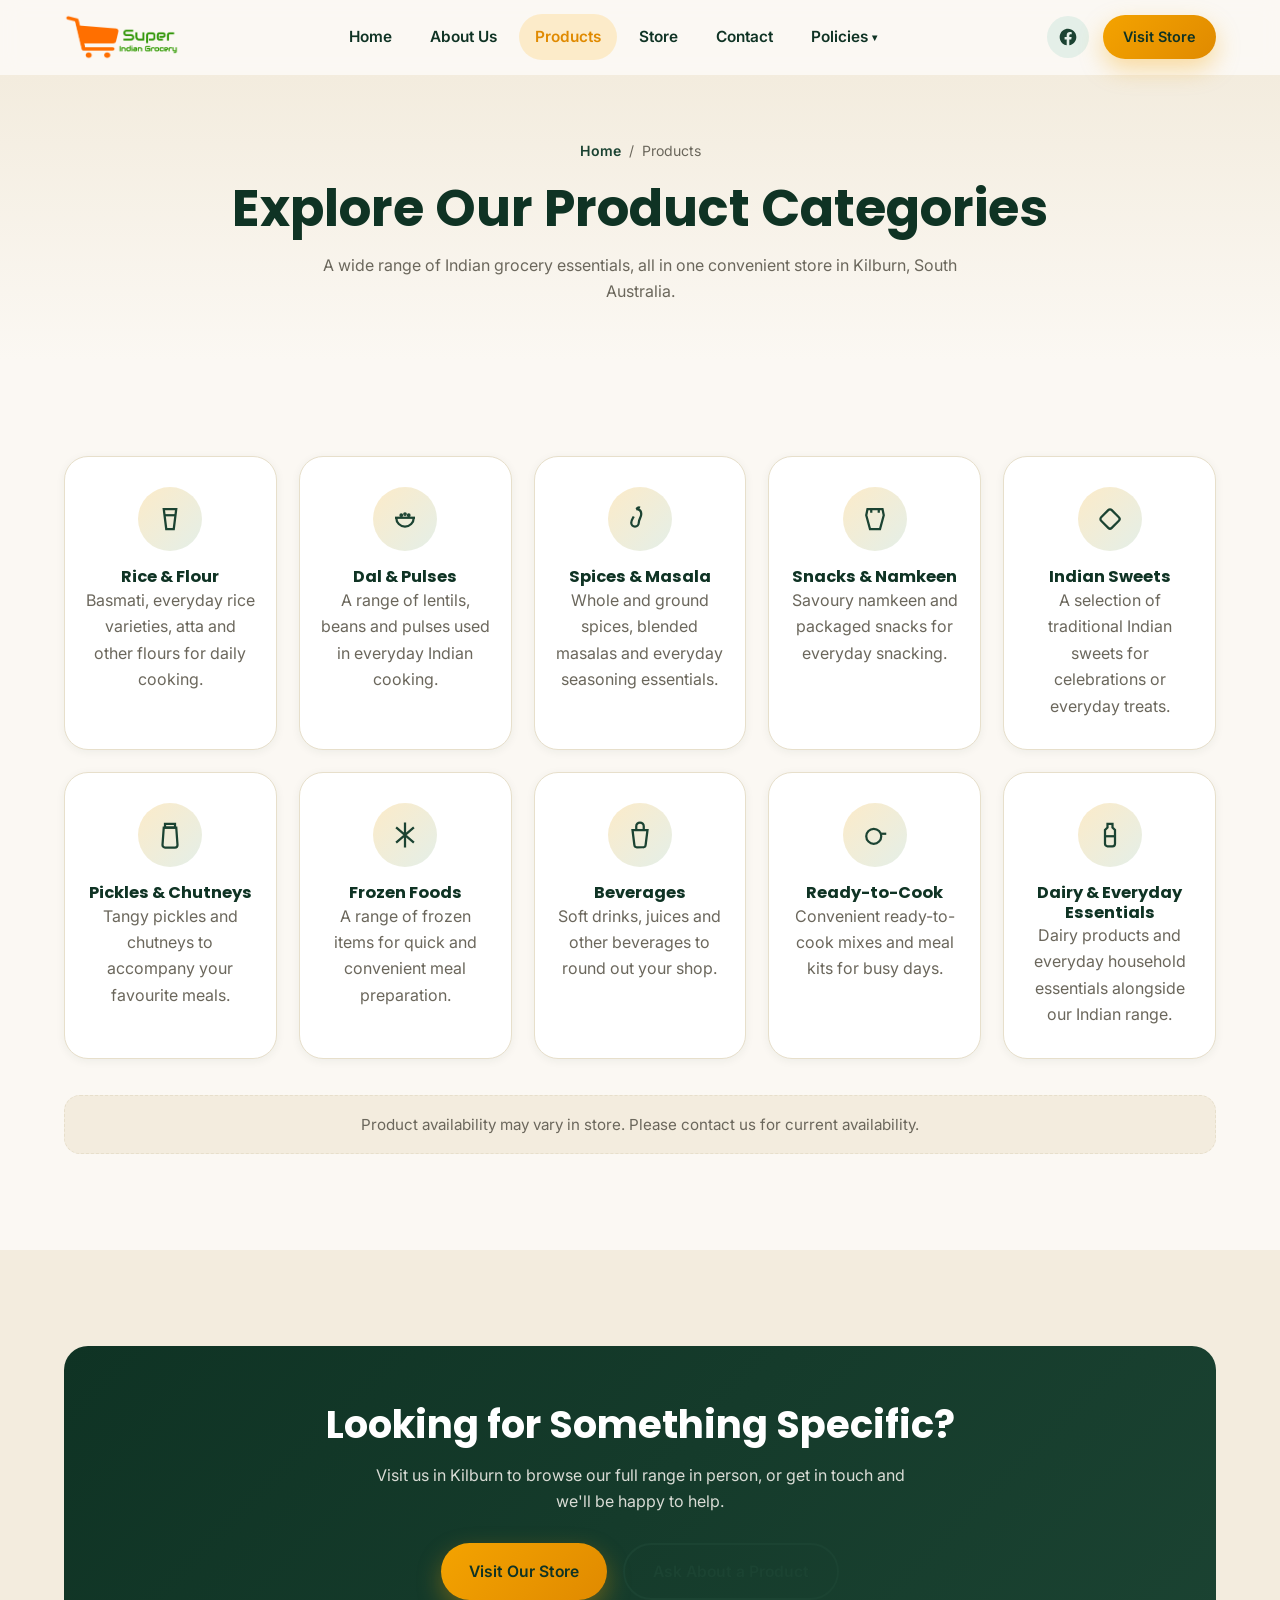
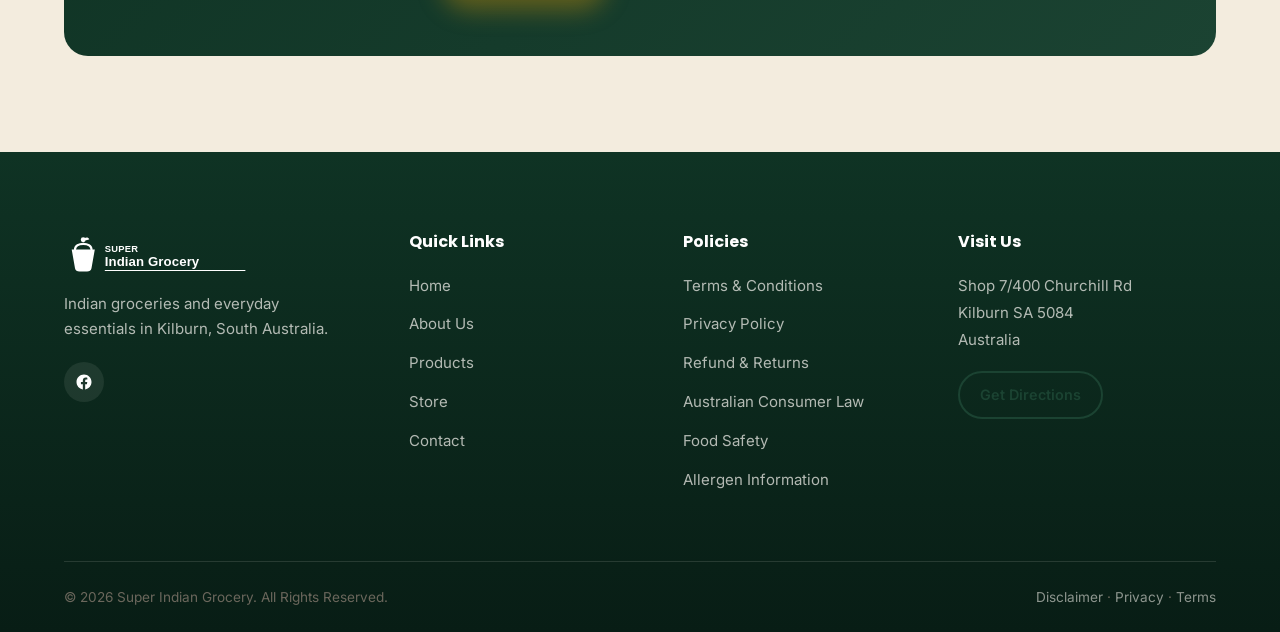
<file: products.html>
<!doctype html>
<html lang="en-AU">
<head>
<meta charset="UTF-8">
<meta name="viewport" content="width=device-width, initial-scale=1.0">
<title>Our Products | Super Indian Grocery – Kilburn, SA</title>
<meta name="description" content="Browse the range of Indian grocery categories stocked at Super Indian Grocery in Kilburn, SA — rice, dal, spices, snacks, sweets, pickles and everyday essentials.">
<link rel="canonical" href="https://www.superindiangrocery.com.au/products.html">
<!-- TODO: update canonical URL once the production domain is confirmed -->

<!-- Open Graph -->
<meta property="og:type" content="website">
<meta property="og:site_name" content="Super Indian Grocery">
<meta property="og:title" content="Our Products | Super Indian Grocery – Kilburn, SA">
<meta property="og:description" content="Browse the range of Indian grocery categories stocked at Super Indian Grocery in Kilburn, SA — rice, dal, spices, snacks, sweets, pickles and everyday essentials.">
<meta property="og:image" content="https://www.superindiangrocery.com.au/assets/images/hero-illustration.svg">
<meta property="og:url" content="https://www.superindiangrocery.com.au/products.html">
<meta name="twitter:card" content="summary_large_image">

<link rel="icon" type="image/svg+xml" href="assets/logo/favicon.svg">
<link rel="preconnect" href="https://fonts.googleapis.com">
<link rel="preconnect" href="https://fonts.gstatic.com" crossorigin>
<link href="https://fonts.googleapis.com/css2?family=Poppins:wght@500;600;700&family=Inter:wght@400;500;600;700&display=swap" rel="stylesheet">
<link rel="stylesheet" href="css/style.css">
</head>
<body>

<a class="visually-hidden" href="#main-content" style="position:absolute;left:-9999px;">Skip to content</a>

<!-- ============ HEADER ============ -->
<header class="site-header">
  <div class="header-inner">
    <a href="index.html" class="brand" aria-label="Super Indian Grocery — Home">
      <img src="assets/logo/Logo.png" alt="Super Indian Grocery logo" width="220" height="52">
    </a>

    <nav class="main-nav" aria-label="Primary navigation">
      <ul class="nav-list">
        <li><a href="index.html" data-page="index.html">Home</a></li>
        <li><a href="about.html" data-page="about.html">About Us</a></li>
        <li><a href="products.html" data-page="products.html">Products</a></li>
        <li><a href="store.html" data-page="store.html">Store</a></li>
        <li><a href="contact.html" data-page="contact.html">Contact</a></li>
        <li class="has-dropdown">
          <a href="policies/terms.html" aria-haspopup="true" aria-expanded="false">Policies <span class="dropdown-caret">▾</span></a>
          <ul class="dropdown-menu">
            <li><a href="policies/terms.html">Terms &amp; Conditions</a></li>
            <li><a href="policies/privacy.html">Privacy Policy</a></li>
            <li><a href="policies/refunds.html">Refund &amp; Returns</a></li>
            <li><a href="policies/consumer-law.html">Australian Consumer Law</a></li>
            <li><a href="policies/food-safety.html">Food Safety</a></li>
            <li><a href="policies/allergens.html">Allergen Information</a></li>
            <li><a href="policies/country-of-origin.html">Country of Origin</a></li>
            <li><a href="policies/disclaimer.html">Disclaimer</a></li>
          </ul>
        </li>
      </ul>
    </nav>

    <div class="header-actions">
      <a class="icon-link" href="https://www.facebook.com/superindiangrocery" target="_blank" rel="noopener noreferrer" aria-label="Super Indian Grocery on Facebook">
        <svg viewBox="0 0 24 24" fill="currentColor"><path d="M22 12.06C22 6.5 17.52 2 12 2S2 6.5 2 12.06c0 5 3.66 9.16 8.44 9.94v-7.03H7.9v-2.9h2.54V9.86c0-2.5 1.49-3.89 3.78-3.89 1.1 0 2.24.2 2.24.2v2.46h-1.26c-1.24 0-1.63.77-1.63 1.56v1.87h2.78l-.44 2.9h-2.34V22c4.78-.78 8.44-4.94 8.44-9.94Z"/></svg>
      </a>
      <a class="btn btn-primary btn-sm" href="store.html">Visit Store</a>
      <button class="hamburger" aria-label="Open menu" aria-expanded="false">
        <span></span><span></span><span></span>
      </button>
    </div>
  </div>

  <div class="mobile-nav" aria-label="Mobile navigation">
    <a href="index.html" data-page="index.html">Home</a>
    <a href="about.html" data-page="about.html">About Us</a>
    <a href="products.html" data-page="products.html">Products</a>
    <a href="store.html" data-page="store.html">Store</a>
    <a href="contact.html" data-page="contact.html">Contact</a>
    <button class="mobile-accordion-trigger" aria-expanded="false">Policies <span class="dropdown-caret">▾</span></button>
    <div class="mobile-accordion-panel">
      <a href="policies/terms.html">Terms &amp; Conditions</a>
      <a href="policies/privacy.html">Privacy Policy</a>
      <a href="policies/refunds.html">Refund &amp; Returns</a>
      <a href="policies/consumer-law.html">Australian Consumer Law</a>
      <a href="policies/food-safety.html">Food Safety</a>
      <a href="policies/allergens.html">Allergen Information</a>
      <a href="policies/country-of-origin.html">Country of Origin</a>
      <a href="policies/disclaimer.html">Disclaimer</a>
    </div>
    <div class="mobile-cta">
      <a class="btn btn-primary btn-block" href="store.html">Visit Store</a>
      <a class="btn btn-outline btn-block" href="https://www.facebook.com/superindiangrocery" target="_blank" rel="noopener noreferrer">Follow on Facebook</a>
    </div>
  </div>
</header>

<main id="main-content">

  <!-- ============ PAGE HERO ============ -->
  <section class="page-hero">
    <div class="container">
      <nav class="breadcrumb" aria-label="Breadcrumb">
        <a href="index.html">Home</a>
        <span>/</span>
        <span aria-current="page">Products</span>
      </nav>
      <h1>Explore Our Product Categories</h1>
      <p>A wide range of Indian grocery essentials, all in one convenient store in Kilburn, South Australia.</p>
    </div>
  </section>

  <!-- ============ PRODUCT CATEGORIES ============ -->
  <section>
    <div class="container">
      <div class="category-grid">
        <div class="category-card reveal">
          <div class="category-icon"><svg viewBox="0 0 24 24" fill="none" stroke="currentColor" stroke-width="1.8"><path d="M7 4h10l-2 16H9L7 4Z"/><path d="M8 9h8"/></svg></div>
          <h3>Rice &amp; Flour</h3>
          <p>Basmati, everyday rice varieties, atta and other flours for daily cooking.</p>
        </div>
        <div class="category-card reveal">
          <div class="category-icon"><svg viewBox="0 0 24 24" fill="none" stroke="currentColor" stroke-width="1.8"><path d="M4 11h16"/><path d="M5 11a7 7 0 0 0 14 0"/><circle cx="9" cy="9" r="0.6" fill="currentColor"/><circle cx="12" cy="8" r="0.6" fill="currentColor"/><circle cx="15" cy="9" r="0.6" fill="currentColor"/></svg></div>
          <h3>Dal &amp; Pulses</h3>
          <p>A range of lentils, beans and pulses used in everyday Indian cooking.</p>
        </div>
        <div class="category-card reveal">
          <div class="category-icon"><svg viewBox="0 0 24 24" fill="none" stroke="currentColor" stroke-width="1.8"><path d="M9 4c3 0 4 2 4 4 0 3-2 4-2 7a3 3 0 0 1-6 0c0-2 1-3 2-5"/><path d="M9 4c1-1 2-1.5 3-1"/></svg></div>
          <h3>Spices &amp; Masala</h3>
          <p>Whole and ground spices, blended masalas and everyday seasoning essentials.</p>
        </div>
        <div class="category-card reveal">
          <div class="category-icon"><svg viewBox="0 0 24 24" fill="none" stroke="currentColor" stroke-width="1.8"><path d="M6 4h12l1 5-3 11H8L5 9Z"/><path d="M9 4v3M15 4v3"/></svg></div>
          <h3>Snacks &amp; Namkeen</h3>
          <p>Savoury namkeen and packaged snacks for everyday snacking.</p>
        </div>
        <div class="category-card reveal">
          <div class="category-icon"><svg viewBox="0 0 24 24" fill="none" stroke="currentColor" stroke-width="1.8"><rect x="6" y="6" width="12" height="12" rx="2" transform="rotate(45 12 12)"/></svg></div>
          <h3>Indian Sweets</h3>
          <p>A selection of traditional Indian sweets for celebrations or everyday treats.</p>
        </div>
        <div class="category-card reveal">
          <div class="category-icon"><svg viewBox="0 0 24 24" fill="none" stroke="currentColor" stroke-width="1.8"><path d="M8 3h8v3H8z"/><path d="M7 6h10l1 14a2 2 0 0 1-2 2H8a2 2 0 0 1-2-2Z"/></svg></div>
          <h3>Pickles &amp; Chutneys</h3>
          <p>Tangy pickles and chutneys to accompany your favourite meals.</p>
        </div>
        <div class="category-card reveal">
          <div class="category-icon"><svg viewBox="0 0 24 24" fill="none" stroke="currentColor" stroke-width="1.8"><path d="M12 2v20M4.9 5.9l14.2 12.2M19.1 5.9 4.9 18.1"/></svg></div>
          <h3>Frozen Foods</h3>
          <p>A range of frozen items for quick and convenient meal preparation.</p>
        </div>
        <div class="category-card reveal">
          <div class="category-icon"><svg viewBox="0 0 24 24" fill="none" stroke="currentColor" stroke-width="1.8"><path d="M6 8h12l-1.5 12a2 2 0 0 1-2 1.8h-5a2 2 0 0 1-2-1.8Z"/><path d="M9 8V5a3 3 0 0 1 6 0v3"/></svg></div>
          <h3>Beverages</h3>
          <p>Soft drinks, juices and other beverages to round out your shop.</p>
        </div>
        <div class="category-card reveal">
          <div class="category-icon"><svg viewBox="0 0 24 24" fill="none" stroke="currentColor" stroke-width="1.8"><circle cx="11" cy="13" r="6"/><path d="M17 11h4"/></svg></div>
          <h3>Ready-to-Cook</h3>
          <p>Convenient ready-to-cook mixes and meal kits for busy days.</p>
        </div>
        <div class="category-card reveal">
          <div class="category-icon"><svg viewBox="0 0 24 24" fill="none" stroke="currentColor" stroke-width="1.8"><path d="M10 3h4v3l2 2v11a2 2 0 0 1-2 2h-4a2 2 0 0 1-2-2V8l2-2Z"/><path d="M8 13h8"/></svg></div>
          <h3>Dairy &amp; Everyday Essentials</h3>
          <p>Dairy products and everyday household essentials alongside our Indian range.</p>
        </div>
      </div>

      <p class="category-note reveal">Product availability may vary in store. Please contact us for current availability.</p>
    </div>
  </section>

  <!-- ============ CTA BANNER ============ -->
  <section class="bg-cream-dark">
    <div class="container">
      <div class="cta-banner reveal">
        <h2>Looking for Something Specific?</h2>
        <p>Visit us in Kilburn to browse our full range in person, or get in touch and we'll be happy to help.</p>
        <div class="cta-actions">
          <a class="btn btn-primary" href="store.html">Visit Our Store</a>
          <a class="btn btn-outline" href="contact.html">Ask About a Product</a>
        </div>
      </div>
    </div>
  </section>

</main>

<!-- ============ FOOTER ============ -->
<footer class="site-footer">
  <div class="container">
    <div class="footer-grid">
      <div class="footer-brand">
        <img src="assets/logo/logo.svg" alt="Super Indian Grocery logo">
        <p>Indian groceries and everyday essentials in Kilburn, South Australia.</p>
        <div class="footer-social" style="margin-top:20px;">
          <a href="https://www.facebook.com/superindiangrocery" target="_blank" rel="noopener noreferrer" aria-label="Super Indian Grocery on Facebook">
            <svg viewBox="0 0 24 24" fill="currentColor"><path d="M22 12.06C22 6.5 17.52 2 12 2S2 6.5 2 12.06c0 5 3.66 9.16 8.44 9.94v-7.03H7.9v-2.9h2.54V9.86c0-2.5 1.49-3.89 3.78-3.89 1.1 0 2.24.2 2.24.2v2.46h-1.26c-1.24 0-1.63.77-1.63 1.56v1.87h2.78l-.44 2.9h-2.34V22c4.78-.78 8.44-4.94 8.44-9.94Z"/></svg>
          </a>
        </div>
      </div>
      <div class="footer-col">
        <h4>Quick Links</h4>
        <ul>
          <li><a href="index.html">Home</a></li>
          <li><a href="about.html">About Us</a></li>
          <li><a href="products.html">Products</a></li>
          <li><a href="store.html">Store</a></li>
          <li><a href="contact.html">Contact</a></li>
        </ul>
      </div>
      <div class="footer-col">
        <h4>Policies</h4>
        <ul>
          <li><a href="policies/terms.html">Terms &amp; Conditions</a></li>
          <li><a href="policies/privacy.html">Privacy Policy</a></li>
          <li><a href="policies/refunds.html">Refund &amp; Returns</a></li>
          <li><a href="policies/consumer-law.html">Australian Consumer Law</a></li>
          <li><a href="policies/food-safety.html">Food Safety</a></li>
          <li><a href="policies/allergens.html">Allergen Information</a></li>
        </ul>
      </div>
      <div class="footer-col">
        <h4>Visit Us</h4>
        <address class="footer-address">
          Shop 7/400 Churchill Rd<br>
          Kilburn SA 5084<br>
          Australia
        </address>
        <a class="btn btn-outline btn-sm" href="https://www.google.com/maps/search/?api=1&query=Shop+7%2F400+Churchill+Rd%2C+Kilburn+SA+5084%2C+Australia" target="_blank" rel="noopener noreferrer">Get Directions</a>
      </div>
    </div>
    <div class="footer-bottom">
      <p>&copy; <span id="current-year">2026</span> Super Indian Grocery. All Rights Reserved.</p>
      <p><a href="policies/disclaimer.html">Disclaimer</a> &middot; <a href="policies/privacy.html">Privacy</a> &middot; <a href="policies/terms.html">Terms</a></p>
    </div>
  </div>
</footer>

<button class="back-to-top" aria-label="Back to top">
  <svg viewBox="0 0 24 24" fill="none" stroke="currentColor" stroke-width="2"><path d="M12 19V5"/><path d="m5 12 7-7 7 7"/></svg>
</button>

<script src="js/main.js"></script>
</body>
</html>
</file>
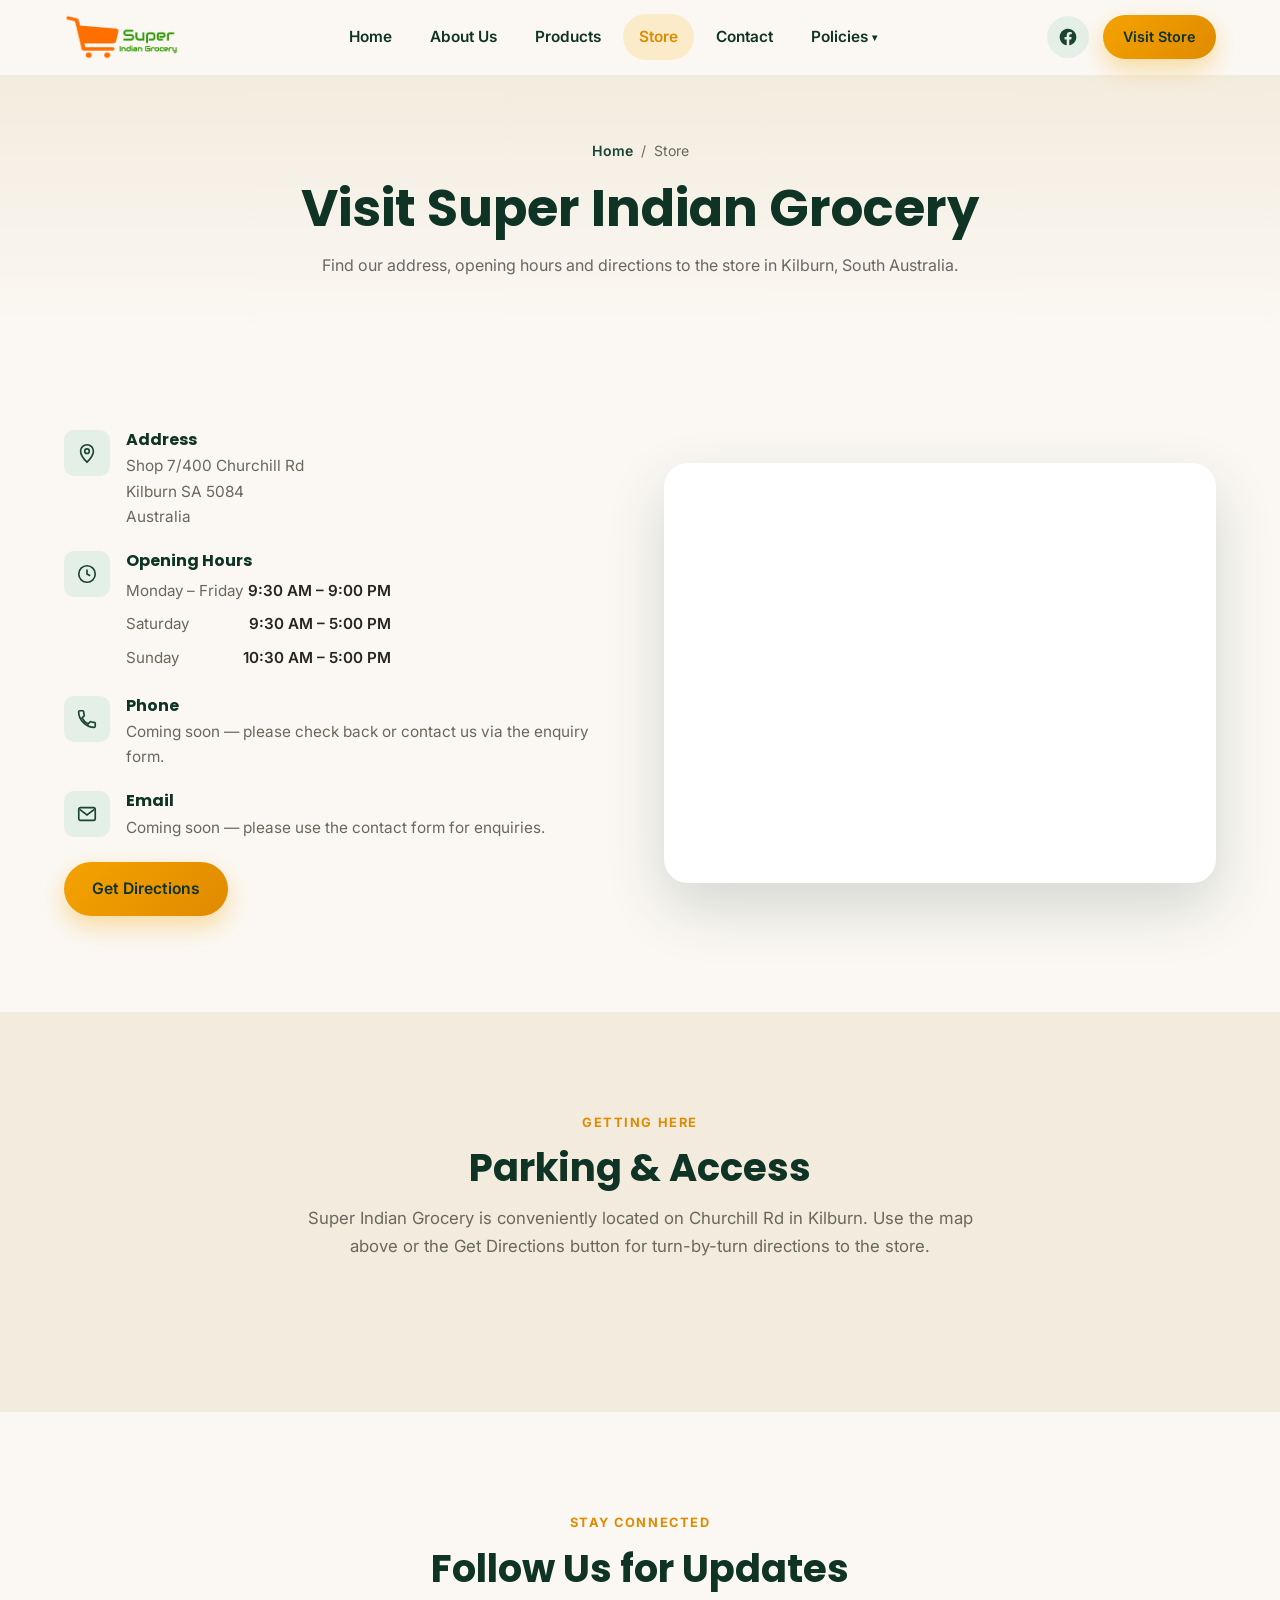
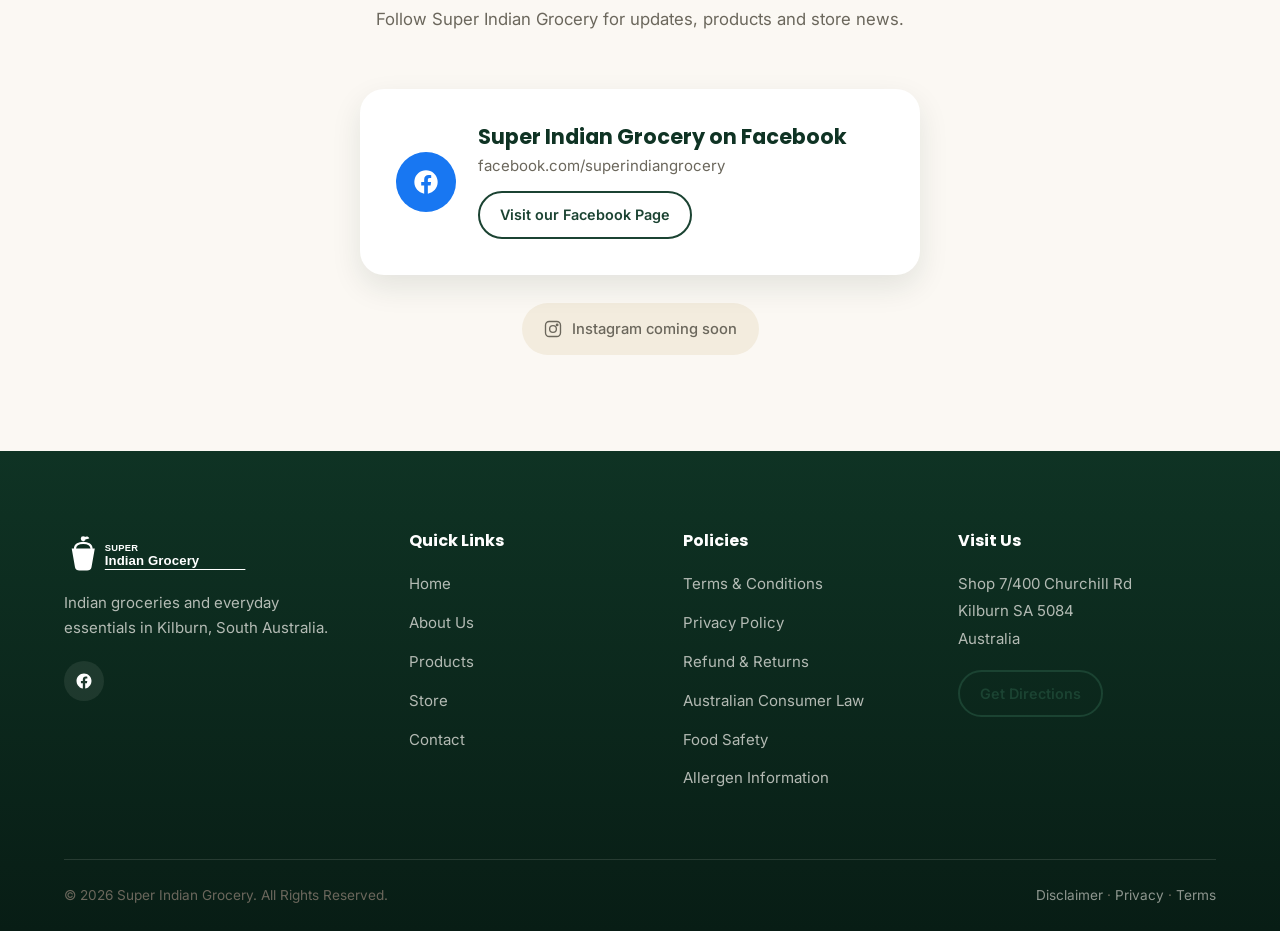
<file: store.html>
<!doctype html>
<html lang="en-AU">
<head>
<meta charset="UTF-8">
<meta name="viewport" content="width=device-width, initial-scale=1.0">
<title>Visit Our Store | Super Indian Grocery – Kilburn, SA</title>
<meta name="description" content="Visit Super Indian Grocery at Shop 7/400 Churchill Rd, Kilburn SA. Find our opening hours, directions and map to the store.">
<link rel="canonical" href="https://www.superindiangrocery.com.au/store.html">
<!-- TODO: update canonical URL once the production domain is confirmed -->

<!-- Open Graph -->
<meta property="og:type" content="website">
<meta property="og:site_name" content="Super Indian Grocery">
<meta property="og:title" content="Visit Our Store | Super Indian Grocery – Kilburn, SA">
<meta property="og:description" content="Visit Super Indian Grocery at Shop 7/400 Churchill Rd, Kilburn SA. Find our opening hours, directions and map to the store.">
<meta property="og:image" content="https://www.superindiangrocery.com.au/assets/images/map-placeholder.svg">
<meta property="og:url" content="https://www.superindiangrocery.com.au/store.html">
<meta name="twitter:card" content="summary_large_image">

<link rel="icon" type="image/svg+xml" href="assets/logo/favicon.svg">
<link rel="preconnect" href="https://fonts.googleapis.com">
<link rel="preconnect" href="https://fonts.gstatic.com" crossorigin>
<link href="https://fonts.googleapis.com/css2?family=Poppins:wght@500;600;700&family=Inter:wght@400;500;600;700&display=swap" rel="stylesheet">
<link rel="stylesheet" href="css/style.css">
</head>
<body>

<a class="visually-hidden" href="#main-content" style="position:absolute;left:-9999px;">Skip to content</a>

<!-- ============ HEADER ============ -->
<header class="site-header">
  <div class="header-inner">
    <a href="index.html" class="brand" aria-label="Super Indian Grocery — Home">
      <img src="assets/logo/Logo.png" alt="Super Indian Grocery logo" width="220" height="52">
    </a>

    <nav class="main-nav" aria-label="Primary navigation">
      <ul class="nav-list">
        <li><a href="index.html" data-page="index.html">Home</a></li>
        <li><a href="about.html" data-page="about.html">About Us</a></li>
        <li><a href="products.html" data-page="products.html">Products</a></li>
        <li><a href="store.html" data-page="store.html">Store</a></li>
        <li><a href="contact.html" data-page="contact.html">Contact</a></li>
        <li class="has-dropdown">
          <a href="policies/terms.html" aria-haspopup="true" aria-expanded="false">Policies <span class="dropdown-caret">▾</span></a>
          <ul class="dropdown-menu">
            <li><a href="policies/terms.html">Terms &amp; Conditions</a></li>
            <li><a href="policies/privacy.html">Privacy Policy</a></li>
            <li><a href="policies/refunds.html">Refund &amp; Returns</a></li>
            <li><a href="policies/consumer-law.html">Australian Consumer Law</a></li>
            <li><a href="policies/food-safety.html">Food Safety</a></li>
            <li><a href="policies/allergens.html">Allergen Information</a></li>
            <li><a href="policies/country-of-origin.html">Country of Origin</a></li>
            <li><a href="policies/disclaimer.html">Disclaimer</a></li>
          </ul>
        </li>
      </ul>
    </nav>

    <div class="header-actions">
      <a class="icon-link" href="https://www.facebook.com/superindiangrocery" target="_blank" rel="noopener noreferrer" aria-label="Super Indian Grocery on Facebook">
        <svg viewBox="0 0 24 24" fill="currentColor"><path d="M22 12.06C22 6.5 17.52 2 12 2S2 6.5 2 12.06c0 5 3.66 9.16 8.44 9.94v-7.03H7.9v-2.9h2.54V9.86c0-2.5 1.49-3.89 3.78-3.89 1.1 0 2.24.2 2.24.2v2.46h-1.26c-1.24 0-1.63.77-1.63 1.56v1.87h2.78l-.44 2.9h-2.34V22c4.78-.78 8.44-4.94 8.44-9.94Z"/></svg>
      </a>
      <a class="btn btn-primary btn-sm" href="store.html">Visit Store</a>
      <button class="hamburger" aria-label="Open menu" aria-expanded="false">
        <span></span><span></span><span></span>
      </button>
    </div>
  </div>

  <div class="mobile-nav" aria-label="Mobile navigation">
    <a href="index.html" data-page="index.html">Home</a>
    <a href="about.html" data-page="about.html">About Us</a>
    <a href="products.html" data-page="products.html">Products</a>
    <a href="store.html" data-page="store.html">Store</a>
    <a href="contact.html" data-page="contact.html">Contact</a>
    <button class="mobile-accordion-trigger" aria-expanded="false">Policies <span class="dropdown-caret">▾</span></button>
    <div class="mobile-accordion-panel">
      <a href="policies/terms.html">Terms &amp; Conditions</a>
      <a href="policies/privacy.html">Privacy Policy</a>
      <a href="policies/refunds.html">Refund &amp; Returns</a>
      <a href="policies/consumer-law.html">Australian Consumer Law</a>
      <a href="policies/food-safety.html">Food Safety</a>
      <a href="policies/allergens.html">Allergen Information</a>
      <a href="policies/country-of-origin.html">Country of Origin</a>
      <a href="policies/disclaimer.html">Disclaimer</a>
    </div>
    <div class="mobile-cta">
      <a class="btn btn-primary btn-block" href="store.html">Visit Store</a>
      <a class="btn btn-outline btn-block" href="https://www.facebook.com/superindiangrocery" target="_blank" rel="noopener noreferrer">Follow on Facebook</a>
    </div>
  </div>
</header>

<main id="main-content">

  <!-- ============ PAGE HERO ============ -->
  <section class="page-hero">
    <div class="container">
      <nav class="breadcrumb" aria-label="Breadcrumb">
        <a href="index.html">Home</a>
        <span>/</span>
        <span aria-current="page">Store</span>
      </nav>
      <h1>Visit Super Indian Grocery</h1>
      <p>Find our address, opening hours and directions to the store in Kilburn, South Australia.</p>
    </div>
  </section>

  <!-- ============ STORE INFORMATION ============ -->
  <section>
    <div class="container">
      <div class="store-grid">
        <div class="store-info-list reveal">
          <div class="info-row">
            <div class="info-icon"><svg viewBox="0 0 24 24" fill="none" stroke="currentColor" stroke-width="1.8"><path d="M12 22s7-7.05 7-12a7 7 0 1 0-14 0c0 4.95 7 12 7 12Z"/><circle cx="12" cy="10" r="2.5"/></svg></div>
            <div>
              <h4>Address</h4>
              <p>Shop 7/400 Churchill Rd<br>Kilburn SA 5084<br>Australia</p>
            </div>
          </div>
          <div class="info-row">
            <div class="info-icon"><svg viewBox="0 0 24 24" fill="none" stroke="currentColor" stroke-width="1.8"><circle cx="12" cy="12" r="9"/><path d="M12 7v5l3.5 2"/></svg></div>
            <div>
              <h4>Opening Hours</h4>
              <table class="hours-table">
                <tr><td>Monday – Friday</td><td>9:30 AM – 9:00 PM</td></tr>
                <tr><td>Saturday</td><td>9:30 AM – 5:00 PM</td></tr>
                <tr><td>Sunday</td><td>10:30 AM – 5:00 PM</td></tr>
              </table>
            </div>
          </div>
          <div class="info-row">
            <div class="info-icon"><svg viewBox="0 0 24 24" fill="none" stroke="currentColor" stroke-width="1.8"><path d="M6.6 10.8c1.4 2.8 3.8 5.2 6.6 6.6l2.2-2.2c.3-.3.7-.4 1-.2 1.1.4 2.3.6 3.5.6.6 0 1.1.5 1.1 1.1V20c0 .6-.5 1.1-1.1 1.1C10.9 21.1 2.9 13.1 2.9 4.1 2.9 3.5 3.4 3 4 3h3.3c.6 0 1.1.5 1.1 1.1 0 1.2.2 2.4.6 3.5.1.3 0 .7-.2 1L6.6 10.8Z"/></svg></div>
            <div>
              <h4>Phone</h4>
              <p>Coming soon — please check back or contact us via the enquiry form.</p>
            </div>
          </div>
          <div class="info-row">
            <div class="info-icon"><svg viewBox="0 0 24 24" fill="none" stroke="currentColor" stroke-width="1.8"><rect x="3" y="5" width="18" height="14" rx="2"/><path d="m4 7 8 6 8-6"/></svg></div>
            <div>
              <h4>Email</h4>
              <p>Coming soon — please use the contact form for enquiries.</p>
            </div>
          </div>
          <a class="btn btn-primary" style="align-self:flex-start;" href="https://www.google.com/maps/search/?api=1&query=Shop+7%2F400+Churchill+Rd%2C+Kilburn+SA+5084%2C+Australia" target="_blank" rel="noopener noreferrer">Get Directions</a>
        </div>

        <div class="store-card reveal">
          <iframe
            src="https://www.google.com/maps?q=Shop+7/400+Churchill+Rd,+Kilburn+SA+5084,+Australia&output=embed"
            width="100%" height="420" style="border:0; display:block;"
            allowfullscreen="" loading="lazy"
            referrerpolicy="no-referrer-when-downgrade"
            title="Map showing the location of Super Indian Grocery, Kilburn SA">
          </iframe>
        </div>
      </div>
    </div>
  </section>

  <!-- ============ GETTING HERE ============ -->
  <section class="bg-cream-dark">
    <div class="container">
      <div class="section-head reveal">
        <span class="eyebrow">Getting Here</span>
        <h2>Parking &amp; Access</h2>
        <p>Super Indian Grocery is conveniently located on Churchill Rd in Kilburn. Use the map above or the Get Directions button for turn-by-turn directions to the store.</p>
      </div>
    </div>
  </section>

  <!-- ============ SOCIAL / STAY CONNECTED ============ -->
  <section>
    <div class="container">
      <div class="section-head reveal">
        <span class="eyebrow">Stay Connected</span>
        <h2>Follow Us for Updates</h2>
        <p>Follow Super Indian Grocery for updates, products and store news.</p>
      </div>

      <div class="social-card reveal">
        <div class="social-icon">
          <svg viewBox="0 0 24 24" fill="currentColor"><path d="M22 12.06C22 6.5 17.52 2 12 2S2 6.5 2 12.06c0 5 3.66 9.16 8.44 9.94v-7.03H7.9v-2.9h2.54V9.86c0-2.5 1.49-3.89 3.78-3.89 1.1 0 2.24.2 2.24.2v2.46h-1.26c-1.24 0-1.63.77-1.63 1.56v1.87h2.78l-.44 2.9h-2.34V22c4.78-.78 8.44-4.94 8.44-9.94Z"/></svg>
        </div>
        <div>
          <h3>Super Indian Grocery on Facebook</h3>
          <p>facebook.com/superindiangrocery</p>
          <a class="btn btn-outline btn-sm" href="https://www.facebook.com/superindiangrocery" target="_blank" rel="noopener noreferrer">Visit our Facebook Page</a>
        </div>
      </div>

      <div class="social-row">
        <span class="social-note">
          <svg width="18" height="18" viewBox="0 0 24 24" fill="none" stroke="currentColor" stroke-width="1.8"><rect x="2" y="2" width="20" height="20" rx="5"/><circle cx="12" cy="12" r="4.5"/><circle cx="17.5" cy="6.5" r="1"/></svg>
          Instagram coming soon
        </span>
      </div>
    </div>
  </section>

</main>

<!-- ============ FOOTER ============ -->
<footer class="site-footer">
  <div class="container">
    <div class="footer-grid">
      <div class="footer-brand">
        <img src="assets/logo/logo.svg" alt="Super Indian Grocery logo">
        <p>Indian groceries and everyday essentials in Kilburn, South Australia.</p>
        <div class="footer-social" style="margin-top:20px;">
          <a href="https://www.facebook.com/superindiangrocery" target="_blank" rel="noopener noreferrer" aria-label="Super Indian Grocery on Facebook">
            <svg viewBox="0 0 24 24" fill="currentColor"><path d="M22 12.06C22 6.5 17.52 2 12 2S2 6.5 2 12.06c0 5 3.66 9.16 8.44 9.94v-7.03H7.9v-2.9h2.54V9.86c0-2.5 1.49-3.89 3.78-3.89 1.1 0 2.24.2 2.24.2v2.46h-1.26c-1.24 0-1.63.77-1.63 1.56v1.87h2.78l-.44 2.9h-2.34V22c4.78-.78 8.44-4.94 8.44-9.94Z"/></svg>
          </a>
        </div>
      </div>
      <div class="footer-col">
        <h4>Quick Links</h4>
        <ul>
          <li><a href="index.html">Home</a></li>
          <li><a href="about.html">About Us</a></li>
          <li><a href="products.html">Products</a></li>
          <li><a href="store.html">Store</a></li>
          <li><a href="contact.html">Contact</a></li>
        </ul>
      </div>
      <div class="footer-col">
        <h4>Policies</h4>
        <ul>
          <li><a href="policies/terms.html">Terms &amp; Conditions</a></li>
          <li><a href="policies/privacy.html">Privacy Policy</a></li>
          <li><a href="policies/refunds.html">Refund &amp; Returns</a></li>
          <li><a href="policies/consumer-law.html">Australian Consumer Law</a></li>
          <li><a href="policies/food-safety.html">Food Safety</a></li>
          <li><a href="policies/allergens.html">Allergen Information</a></li>
        </ul>
      </div>
      <div class="footer-col">
        <h4>Visit Us</h4>
        <address class="footer-address">
          Shop 7/400 Churchill Rd<br>
          Kilburn SA 5084<br>
          Australia
        </address>
        <a class="btn btn-outline btn-sm" href="https://www.google.com/maps/search/?api=1&query=Shop+7%2F400+Churchill+Rd%2C+Kilburn+SA+5084%2C+Australia" target="_blank" rel="noopener noreferrer">Get Directions</a>
      </div>
    </div>
    <div class="footer-bottom">
      <p>&copy; <span id="current-year">2026</span> Super Indian Grocery. All Rights Reserved.</p>
      <p><a href="policies/disclaimer.html">Disclaimer</a> &middot; <a href="policies/privacy.html">Privacy</a> &middot; <a href="policies/terms.html">Terms</a></p>
    </div>
  </div>
</footer>

<button class="back-to-top" aria-label="Back to top">
  <svg viewBox="0 0 24 24" fill="none" stroke="currentColor" stroke-width="2"><path d="M12 19V5"/><path d="m5 12 7-7 7 7"/></svg>
</button>

<script src="js/main.js"></script>
</body>
</html>
</file>
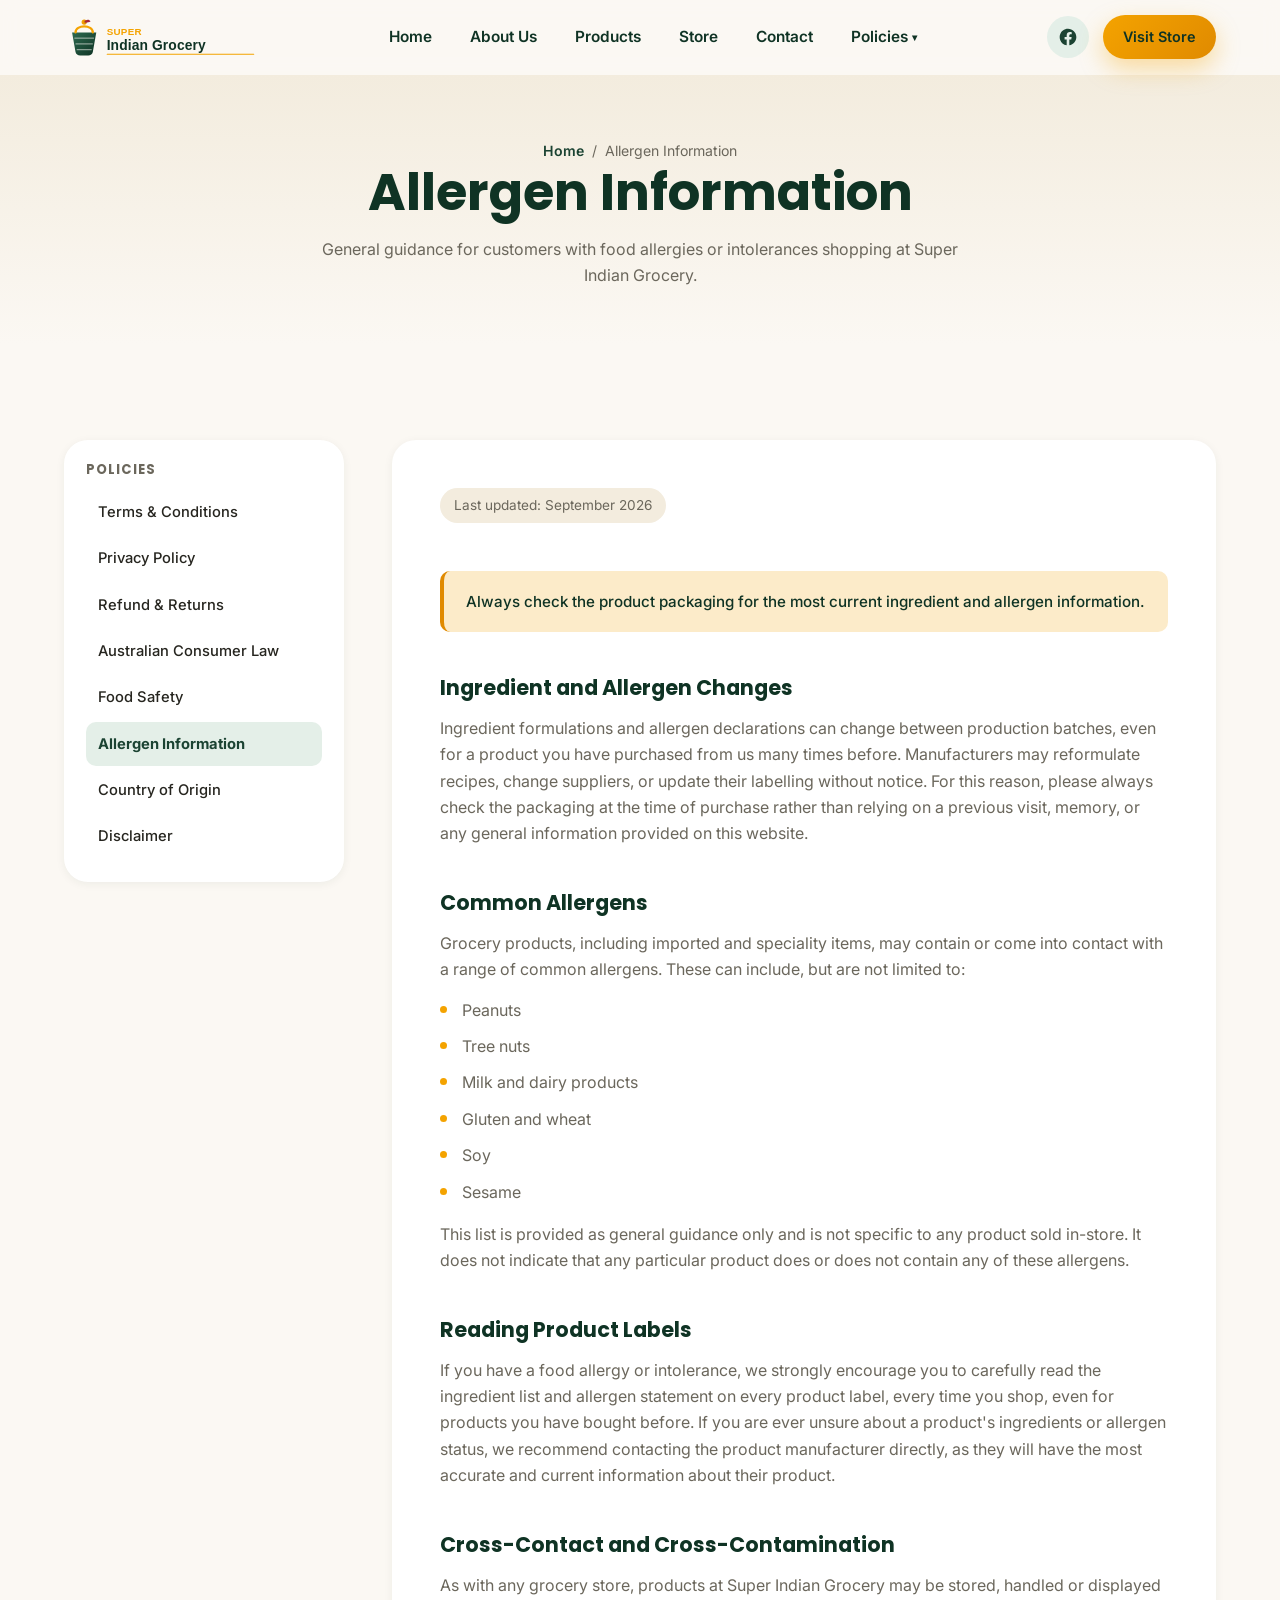
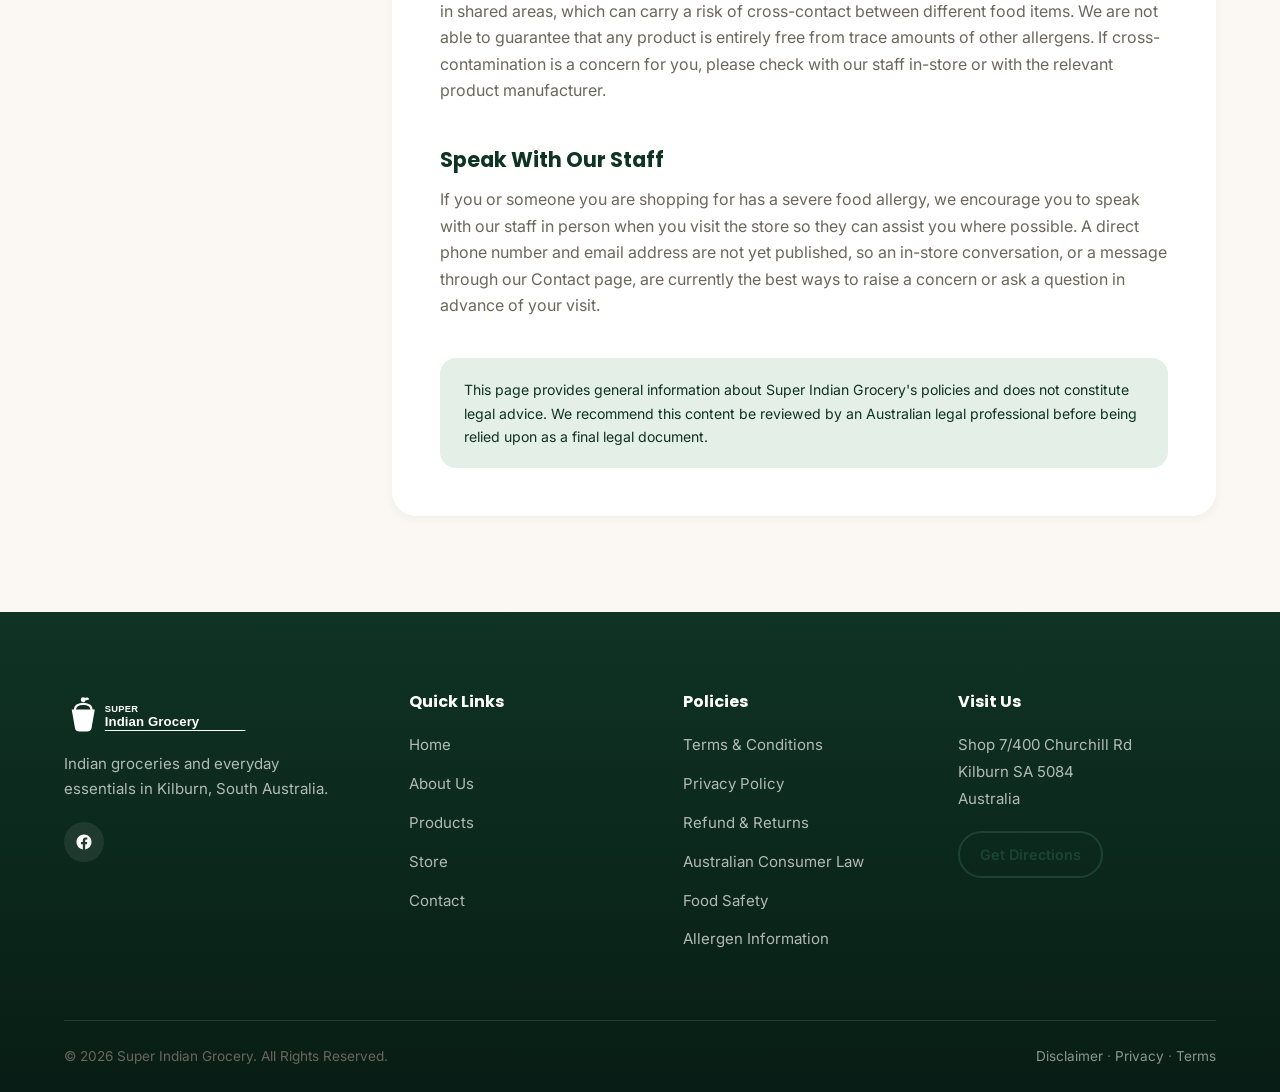
<file: policies/allergens.html>
<!doctype html>
<html lang="en-AU">
<head>
<meta charset="UTF-8">
<meta name="viewport" content="width=device-width, initial-scale=1.0">
<title>Allergen Information | Super Indian Grocery</title>
<meta name="description" content="Please check product packaging for the most current allergen information before purchasing at Super Indian Grocery in Kilburn, South Australia.">
<link rel="canonical" href="https://www.superindiangrocery.com.au/policies/allergens.html">
<!-- TODO: update canonical URL once the production domain is confirmed -->

<!-- Open Graph -->
<meta property="og:type" content="website">
<meta property="og:site_name" content="Super Indian Grocery">
<meta property="og:title" content="Allergen Information | Super Indian Grocery">
<meta property="og:description" content="Allergen information and guidance for shopping at Super Indian Grocery, Kilburn, South Australia.">
<meta property="og:image" content="https://www.superindiangrocery.com.au/assets/images/hero-illustration.svg">
<meta property="og:url" content="https://www.superindiangrocery.com.au/policies/allergens.html">
<meta name="twitter:card" content="summary_large_image">

<link rel="icon" type="image/svg+xml" href="../assets/logo/favicon.svg">
<link rel="preconnect" href="https://fonts.googleapis.com">
<link rel="preconnect" href="https://fonts.gstatic.com" crossorigin>
<link href="https://fonts.googleapis.com/css2?family=Poppins:wght@500;600;700&family=Inter:wght@400;500;600;700&display=swap" rel="stylesheet">
<link rel="stylesheet" href="../css/style.css">
</head>
<body>

<a class="visually-hidden" href="#main-content" style="position:absolute;left:-9999px;">Skip to content</a>

<!-- ============ HEADER ============ -->
<header class="site-header">
  <div class="header-inner">
    <a href="../index.html" class="brand" aria-label="Super Indian Grocery — Home">
      <img src="../assets/logo/logo.svg" alt="Super Indian Grocery logo" width="220" height="52">
    </a>

    <nav class="main-nav" aria-label="Primary navigation">
      <ul class="nav-list">
        <li><a href="../index.html" data-page="index.html">Home</a></li>
        <li><a href="../about.html" data-page="about.html">About Us</a></li>
        <li><a href="../products.html" data-page="products.html">Products</a></li>
        <li><a href="../store.html" data-page="store.html">Store</a></li>
        <li><a href="../contact.html" data-page="contact.html">Contact</a></li>
        <li class="has-dropdown">
          <a href="terms.html" aria-haspopup="true" aria-expanded="false">Policies <span class="dropdown-caret">▾</span></a>
          <ul class="dropdown-menu">
            <li><a href="terms.html">Terms &amp; Conditions</a></li>
            <li><a href="privacy.html">Privacy Policy</a></li>
            <li><a href="refunds.html">Refund &amp; Returns</a></li>
            <li><a href="consumer-law.html">Australian Consumer Law</a></li>
            <li><a href="food-safety.html">Food Safety</a></li>
            <li><a href="allergens.html">Allergen Information</a></li>
            <li><a href="country-of-origin.html">Country of Origin</a></li>
            <li><a href="disclaimer.html">Disclaimer</a></li>
          </ul>
        </li>
      </ul>
    </nav>

    <div class="header-actions">
      <a class="icon-link" href="https://www.facebook.com/superindiangrocery" target="_blank" rel="noopener noreferrer" aria-label="Super Indian Grocery on Facebook">
        <svg viewBox="0 0 24 24" fill="currentColor"><path d="M22 12.06C22 6.5 17.52 2 12 2S2 6.5 2 12.06c0 5 3.66 9.16 8.44 9.94v-7.03H7.9v-2.9h2.54V9.86c0-2.5 1.49-3.89 3.78-3.89 1.1 0 2.24.2 2.24.2v2.46h-1.26c-1.24 0-1.63.77-1.63 1.56v1.87h2.78l-.44 2.9h-2.34V22c4.78-.78 8.44-4.94 8.44-9.94Z"/></svg>
      </a>
      <a class="btn btn-primary btn-sm" href="../store.html">Visit Store</a>
      <button class="hamburger" aria-label="Open menu" aria-expanded="false">
        <span></span><span></span><span></span>
      </button>
    </div>
  </div>

  <div class="mobile-nav" aria-label="Mobile navigation">
    <a href="../index.html" data-page="index.html">Home</a>
    <a href="../about.html" data-page="about.html">About Us</a>
    <a href="../products.html" data-page="products.html">Products</a>
    <a href="../store.html" data-page="store.html">Store</a>
    <a href="../contact.html" data-page="contact.html">Contact</a>
    <button class="mobile-accordion-trigger" aria-expanded="false">Policies <span class="dropdown-caret">▾</span></button>
    <div class="mobile-accordion-panel">
      <a href="terms.html">Terms &amp; Conditions</a>
      <a href="privacy.html">Privacy Policy</a>
      <a href="refunds.html">Refund &amp; Returns</a>
      <a href="consumer-law.html">Australian Consumer Law</a>
      <a href="food-safety.html">Food Safety</a>
      <a href="allergens.html">Allergen Information</a>
      <a href="country-of-origin.html">Country of Origin</a>
      <a href="disclaimer.html">Disclaimer</a>
    </div>
    <div class="mobile-cta">
      <a class="btn btn-primary btn-block" href="../store.html">Visit Store</a>
      <a class="btn btn-outline btn-block" href="https://www.facebook.com/superindiangrocery" target="_blank" rel="noopener noreferrer">Follow on Facebook</a>
    </div>
  </div>
</header>

<main id="main-content">
  <section class="page-hero">
    <div class="container">
      <p class="breadcrumb"><a href="../index.html">Home</a> / <span>Allergen Information</span></p>
      <h1>Allergen Information</h1>
      <p>General guidance for customers with food allergies or intolerances shopping at Super Indian Grocery.</p>
    </div>
  </section>

  <section>
    <div class="container policy-layout">
      <aside class="policy-nav" aria-label="Policy pages">
        <h4>Policies</h4>
        <a href="terms.html" data-page="terms.html">Terms &amp; Conditions</a>
        <a href="privacy.html" data-page="privacy.html">Privacy Policy</a>
        <a href="refunds.html" data-page="refunds.html">Refund &amp; Returns</a>
        <a href="consumer-law.html" data-page="consumer-law.html">Australian Consumer Law</a>
        <a href="food-safety.html" data-page="food-safety.html">Food Safety</a>
        <a href="allergens.html" data-page="allergens.html">Allergen Information</a>
        <a href="country-of-origin.html" data-page="country-of-origin.html">Country of Origin</a>
        <a href="disclaimer.html" data-page="disclaimer.html">Disclaimer</a>
      </aside>

      <article class="policy-content">
        <span class="policy-updated">Last updated: September 2026</span>

        <div class="policy-callout">Always check the product packaging for the most current ingredient and allergen information.</div>

        <h2>Ingredient and Allergen Changes</h2>
        <p>Ingredient formulations and allergen declarations can change between production batches, even for a product you have purchased from us many times before. Manufacturers may reformulate recipes, change suppliers, or update their labelling without notice. For this reason, please always check the packaging at the time of purchase rather than relying on a previous visit, memory, or any general information provided on this website.</p>

        <h2>Common Allergens</h2>
        <p>Grocery products, including imported and speciality items, may contain or come into contact with a range of common allergens. These can include, but are not limited to:</p>
        <ul>
          <li>Peanuts</li>
          <li>Tree nuts</li>
          <li>Milk and dairy products</li>
          <li>Gluten and wheat</li>
          <li>Soy</li>
          <li>Sesame</li>
        </ul>
        <p>This list is provided as general guidance only and is not specific to any product sold in-store. It does not indicate that any particular product does or does not contain any of these allergens.</p>

        <h2>Reading Product Labels</h2>
        <p>If you have a food allergy or intolerance, we strongly encourage you to carefully read the ingredient list and allergen statement on every product label, every time you shop, even for products you have bought before. If you are ever unsure about a product's ingredients or allergen status, we recommend contacting the product manufacturer directly, as they will have the most accurate and current information about their product.</p>

        <h2>Cross-Contact and Cross-Contamination</h2>
        <p>As with any grocery store, products at Super Indian Grocery may be stored, handled or displayed in shared areas, which can carry a risk of cross-contact between different food items. We are not able to guarantee that any product is entirely free from trace amounts of other allergens. If cross-contamination is a concern for you, please check with our staff in-store or with the relevant product manufacturer.</p>

        <h2>Speak With Our Staff</h2>
        <p>If you or someone you are shopping for has a severe food allergy, we encourage you to speak with our staff in person when you visit the store so they can assist you where possible. A direct phone number and email address are not yet published, so an in-store conversation, or a message through our <a href="../contact.html">Contact page</a>, are currently the best ways to raise a concern or ask a question in advance of your visit.</p>

        <div class="policy-disclaimer-box">This page provides general information about Super Indian Grocery's policies and does not constitute legal advice. We recommend this content be reviewed by an Australian legal professional before being relied upon as a final legal document.</div>
      </article>
    </div>
  </section>
</main>

<!-- ============ FOOTER ============ -->
<footer class="site-footer">
  <div class="container">
    <div class="footer-grid">
      <div class="footer-brand">
        <img src="../assets/logo/logo.svg" alt="Super Indian Grocery logo">
        <p>Indian groceries and everyday essentials in Kilburn, South Australia.</p>
        <div class="footer-social" style="margin-top:20px;">
          <a href="https://www.facebook.com/superindiangrocery" target="_blank" rel="noopener noreferrer" aria-label="Super Indian Grocery on Facebook">
            <svg viewBox="0 0 24 24" fill="currentColor"><path d="M22 12.06C22 6.5 17.52 2 12 2S2 6.5 2 12.06c0 5 3.66 9.16 8.44 9.94v-7.03H7.9v-2.9h2.54V9.86c0-2.5 1.49-3.89 3.78-3.89 1.1 0 2.24.2 2.24.2v2.46h-1.26c-1.24 0-1.63.77-1.63 1.56v1.87h2.78l-.44 2.9h-2.34V22c4.78-.78 8.44-4.94 8.44-9.94Z"/></svg>
          </a>
        </div>
      </div>
      <div class="footer-col">
        <h4>Quick Links</h4>
        <ul>
          <li><a href="../index.html">Home</a></li>
          <li><a href="../about.html">About Us</a></li>
          <li><a href="../products.html">Products</a></li>
          <li><a href="../store.html">Store</a></li>
          <li><a href="../contact.html">Contact</a></li>
        </ul>
      </div>
      <div class="footer-col">
        <h4>Policies</h4>
        <ul>
          <li><a href="terms.html">Terms &amp; Conditions</a></li>
          <li><a href="privacy.html">Privacy Policy</a></li>
          <li><a href="refunds.html">Refund &amp; Returns</a></li>
          <li><a href="consumer-law.html">Australian Consumer Law</a></li>
          <li><a href="food-safety.html">Food Safety</a></li>
          <li><a href="allergens.html">Allergen Information</a></li>
        </ul>
      </div>
      <div class="footer-col">
        <h4>Visit Us</h4>
        <address class="footer-address">
          Shop 7/400 Churchill Rd<br>
          Kilburn SA 5084<br>
          Australia
        </address>
        <a class="btn btn-outline btn-sm" href="https://www.google.com/maps/search/?api=1&query=Shop+7%2F400+Churchill+Rd%2C+Kilburn+SA+5084%2C+Australia" target="_blank" rel="noopener noreferrer">Get Directions</a>
      </div>
    </div>
    <div class="footer-bottom">
      <p>&copy; <span id="current-year">2026</span> Super Indian Grocery. All Rights Reserved.</p>
      <p><a href="disclaimer.html">Disclaimer</a> &middot; <a href="privacy.html">Privacy</a> &middot; <a href="terms.html">Terms</a></p>
    </div>
  </div>
</footer>

<button class="back-to-top" aria-label="Back to top">
  <svg viewBox="0 0 24 24" fill="none" stroke="currentColor" stroke-width="2"><path d="M12 19V5"/><path d="m5 12 7-7 7 7"/></svg>
</button>

<script src="../js/main.js"></script>
</body>
</html>
</file>
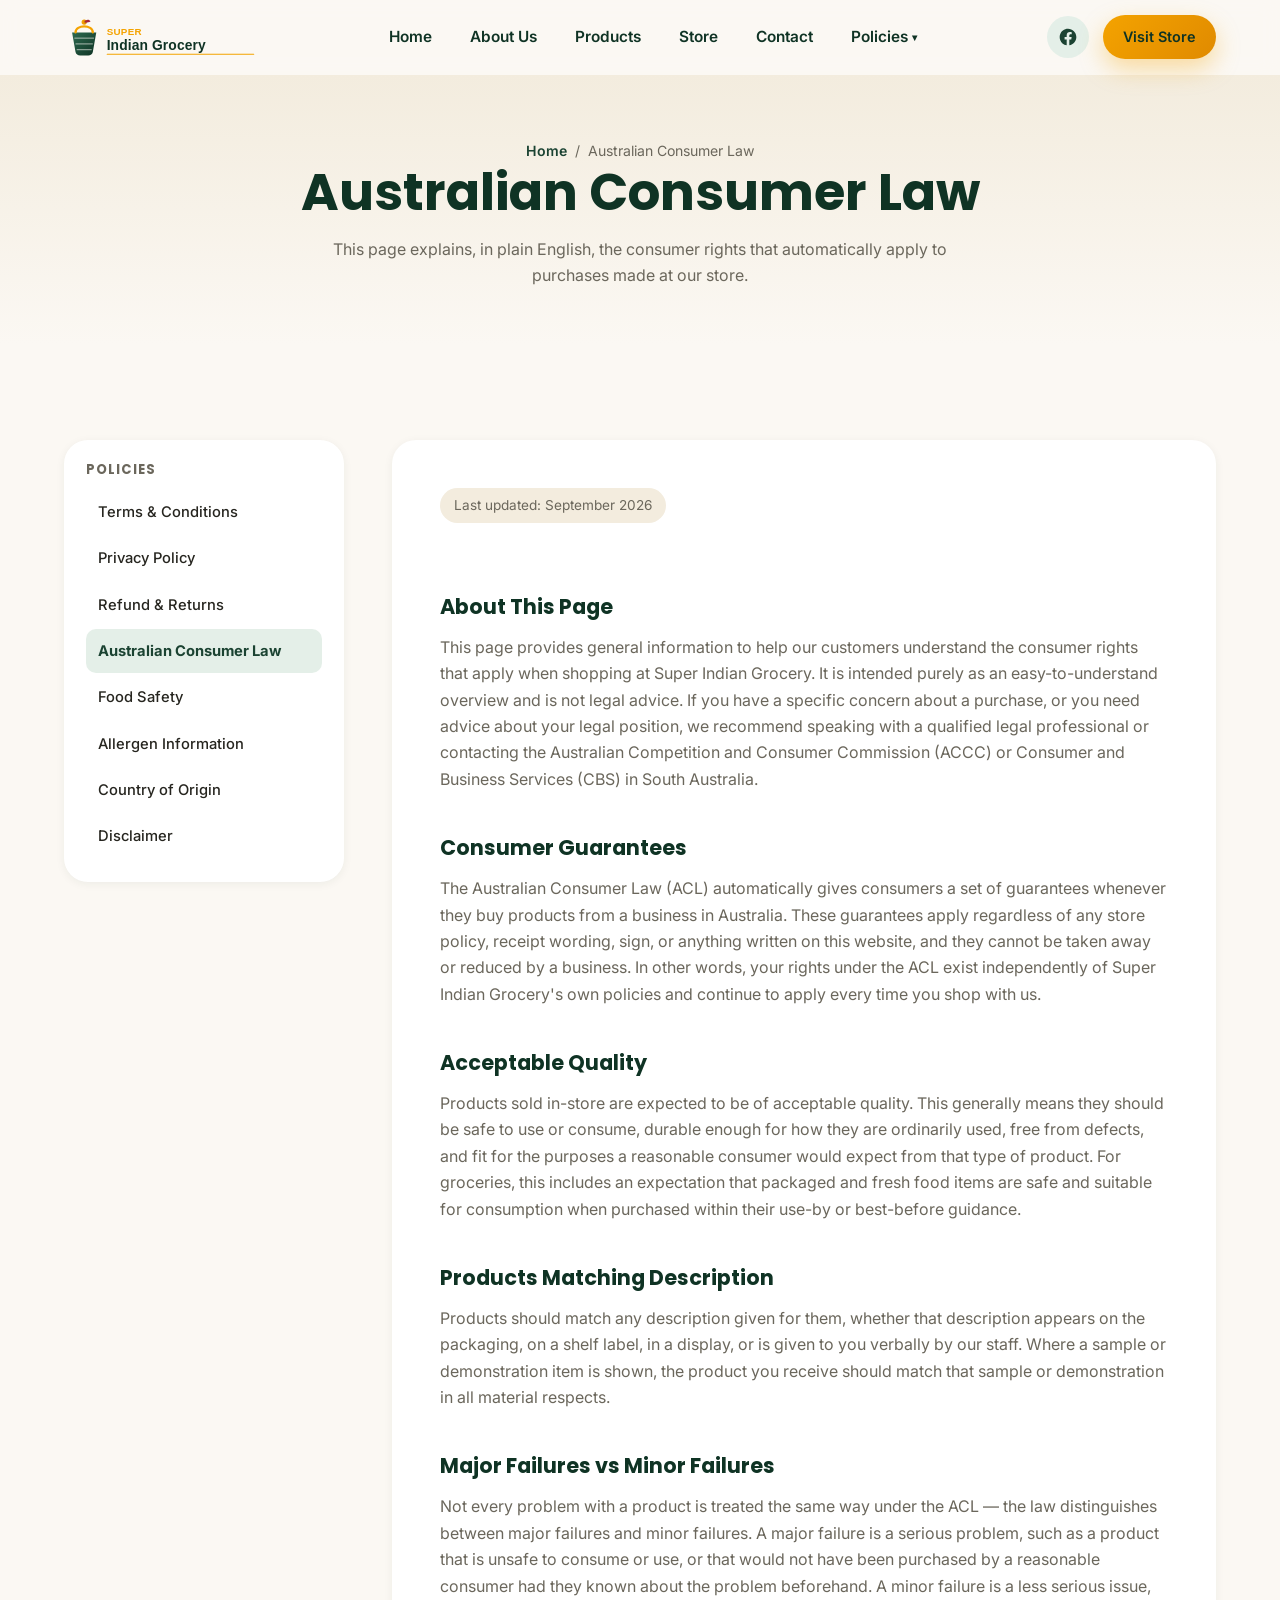
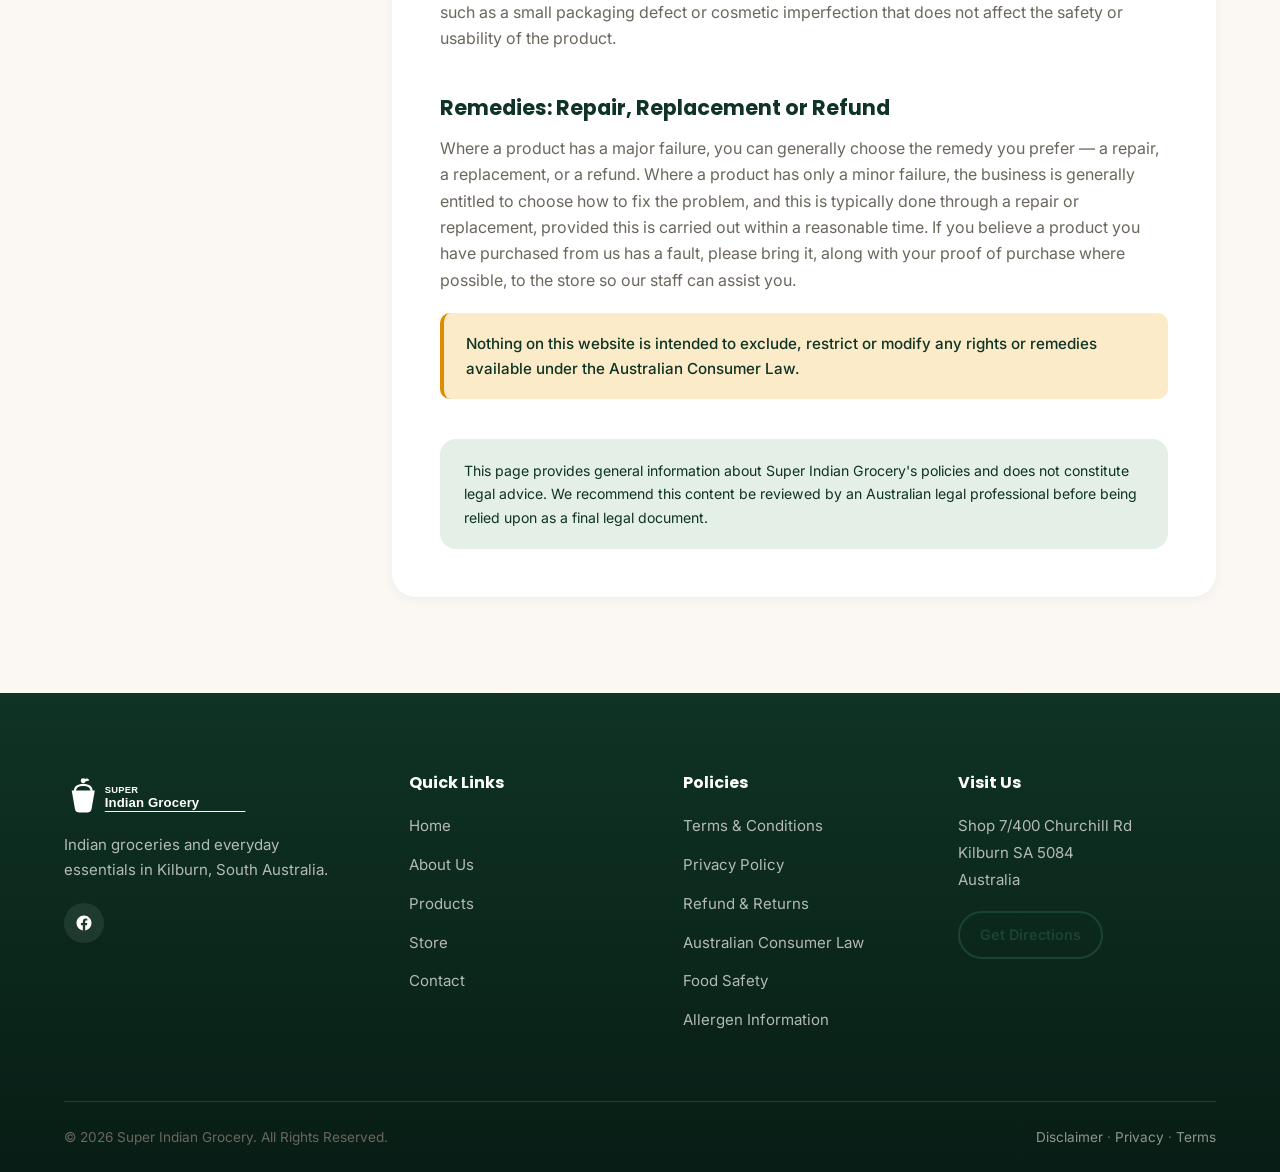
<file: policies/consumer-law.html>
<!doctype html>
<html lang="en-AU">
<head>
<meta charset="UTF-8">
<meta name="viewport" content="width=device-width, initial-scale=1.0">
<title>Australian Consumer Law | Super Indian Grocery</title>
<meta name="description" content="Plain-English information about the consumer guarantees and rights that automatically apply under the Australian Consumer Law when you shop at Super Indian Grocery in Kilburn, South Australia.">
<link rel="canonical" href="https://www.superindiangrocery.com.au/policies/consumer-law.html">
<!-- TODO: update canonical URL once the production domain is confirmed -->

<!-- Open Graph -->
<meta property="og:type" content="website">
<meta property="og:site_name" content="Super Indian Grocery">
<meta property="og:title" content="Australian Consumer Law | Super Indian Grocery">
<meta property="og:description" content="Plain-English information about your consumer rights under the Australian Consumer Law when shopping at Super Indian Grocery, Kilburn, South Australia.">
<meta property="og:image" content="https://www.superindiangrocery.com.au/assets/images/hero-illustration.svg">
<meta property="og:url" content="https://www.superindiangrocery.com.au/policies/consumer-law.html">
<meta name="twitter:card" content="summary_large_image">

<link rel="icon" type="image/svg+xml" href="../assets/logo/favicon.svg">
<link rel="preconnect" href="https://fonts.googleapis.com">
<link rel="preconnect" href="https://fonts.gstatic.com" crossorigin>
<link href="https://fonts.googleapis.com/css2?family=Poppins:wght@500;600;700&family=Inter:wght@400;500;600;700&display=swap" rel="stylesheet">
<link rel="stylesheet" href="../css/style.css">
</head>
<body>

<a class="visually-hidden" href="#main-content" style="position:absolute;left:-9999px;">Skip to content</a>

<!-- ============ HEADER ============ -->
<header class="site-header">
  <div class="header-inner">
    <a href="../index.html" class="brand" aria-label="Super Indian Grocery — Home">
      <img src="../assets/logo/logo.svg" alt="Super Indian Grocery logo" width="220" height="52">
    </a>

    <nav class="main-nav" aria-label="Primary navigation">
      <ul class="nav-list">
        <li><a href="../index.html" data-page="index.html">Home</a></li>
        <li><a href="../about.html" data-page="about.html">About Us</a></li>
        <li><a href="../products.html" data-page="products.html">Products</a></li>
        <li><a href="../store.html" data-page="store.html">Store</a></li>
        <li><a href="../contact.html" data-page="contact.html">Contact</a></li>
        <li class="has-dropdown">
          <a href="terms.html" aria-haspopup="true" aria-expanded="false">Policies <span class="dropdown-caret">▾</span></a>
          <ul class="dropdown-menu">
            <li><a href="terms.html">Terms &amp; Conditions</a></li>
            <li><a href="privacy.html">Privacy Policy</a></li>
            <li><a href="refunds.html">Refund &amp; Returns</a></li>
            <li><a href="consumer-law.html">Australian Consumer Law</a></li>
            <li><a href="food-safety.html">Food Safety</a></li>
            <li><a href="allergens.html">Allergen Information</a></li>
            <li><a href="country-of-origin.html">Country of Origin</a></li>
            <li><a href="disclaimer.html">Disclaimer</a></li>
          </ul>
        </li>
      </ul>
    </nav>

    <div class="header-actions">
      <a class="icon-link" href="https://www.facebook.com/superindiangrocery" target="_blank" rel="noopener noreferrer" aria-label="Super Indian Grocery on Facebook">
        <svg viewBox="0 0 24 24" fill="currentColor"><path d="M22 12.06C22 6.5 17.52 2 12 2S2 6.5 2 12.06c0 5 3.66 9.16 8.44 9.94v-7.03H7.9v-2.9h2.54V9.86c0-2.5 1.49-3.89 3.78-3.89 1.1 0 2.24.2 2.24.2v2.46h-1.26c-1.24 0-1.63.77-1.63 1.56v1.87h2.78l-.44 2.9h-2.34V22c4.78-.78 8.44-4.94 8.44-9.94Z"/></svg>
      </a>
      <a class="btn btn-primary btn-sm" href="../store.html">Visit Store</a>
      <button class="hamburger" aria-label="Open menu" aria-expanded="false">
        <span></span><span></span><span></span>
      </button>
    </div>
  </div>

  <div class="mobile-nav" aria-label="Mobile navigation">
    <a href="../index.html" data-page="index.html">Home</a>
    <a href="../about.html" data-page="about.html">About Us</a>
    <a href="../products.html" data-page="products.html">Products</a>
    <a href="../store.html" data-page="store.html">Store</a>
    <a href="../contact.html" data-page="contact.html">Contact</a>
    <button class="mobile-accordion-trigger" aria-expanded="false">Policies <span class="dropdown-caret">▾</span></button>
    <div class="mobile-accordion-panel">
      <a href="terms.html">Terms &amp; Conditions</a>
      <a href="privacy.html">Privacy Policy</a>
      <a href="refunds.html">Refund &amp; Returns</a>
      <a href="consumer-law.html">Australian Consumer Law</a>
      <a href="food-safety.html">Food Safety</a>
      <a href="allergens.html">Allergen Information</a>
      <a href="country-of-origin.html">Country of Origin</a>
      <a href="disclaimer.html">Disclaimer</a>
    </div>
    <div class="mobile-cta">
      <a class="btn btn-primary btn-block" href="../store.html">Visit Store</a>
      <a class="btn btn-outline btn-block" href="https://www.facebook.com/superindiangrocery" target="_blank" rel="noopener noreferrer">Follow on Facebook</a>
    </div>
  </div>
</header>

<main id="main-content">
  <section class="page-hero">
    <div class="container">
      <p class="breadcrumb"><a href="../index.html">Home</a> / <span>Australian Consumer Law</span></p>
      <h1>Australian Consumer Law</h1>
      <p>This page explains, in plain English, the consumer rights that automatically apply to purchases made at our store.</p>
    </div>
  </section>

  <section>
    <div class="container policy-layout">
      <aside class="policy-nav" aria-label="Policy pages">
        <h4>Policies</h4>
        <a href="terms.html" data-page="terms.html">Terms &amp; Conditions</a>
        <a href="privacy.html" data-page="privacy.html">Privacy Policy</a>
        <a href="refunds.html" data-page="refunds.html">Refund &amp; Returns</a>
        <a href="consumer-law.html" data-page="consumer-law.html">Australian Consumer Law</a>
        <a href="food-safety.html" data-page="food-safety.html">Food Safety</a>
        <a href="allergens.html" data-page="allergens.html">Allergen Information</a>
        <a href="country-of-origin.html" data-page="country-of-origin.html">Country of Origin</a>
        <a href="disclaimer.html" data-page="disclaimer.html">Disclaimer</a>
      </aside>

      <article class="policy-content">
        <span class="policy-updated">Last updated: September 2026</span>

        <h2>About This Page</h2>
        <p>This page provides general information to help our customers understand the consumer rights that apply when shopping at Super Indian Grocery. It is intended purely as an easy-to-understand overview and is not legal advice. If you have a specific concern about a purchase, or you need advice about your legal position, we recommend speaking with a qualified legal professional or contacting the Australian Competition and Consumer Commission (ACCC) or Consumer and Business Services (CBS) in South Australia.</p>

        <h2>Consumer Guarantees</h2>
        <p>The Australian Consumer Law (ACL) automatically gives consumers a set of guarantees whenever they buy products from a business in Australia. These guarantees apply regardless of any store policy, receipt wording, sign, or anything written on this website, and they cannot be taken away or reduced by a business. In other words, your rights under the ACL exist independently of Super Indian Grocery's own policies and continue to apply every time you shop with us.</p>

        <h2>Acceptable Quality</h2>
        <p>Products sold in-store are expected to be of acceptable quality. This generally means they should be safe to use or consume, durable enough for how they are ordinarily used, free from defects, and fit for the purposes a reasonable consumer would expect from that type of product. For groceries, this includes an expectation that packaged and fresh food items are safe and suitable for consumption when purchased within their use-by or best-before guidance.</p>

        <h2>Products Matching Description</h2>
        <p>Products should match any description given for them, whether that description appears on the packaging, on a shelf label, in a display, or is given to you verbally by our staff. Where a sample or demonstration item is shown, the product you receive should match that sample or demonstration in all material respects.</p>

        <h2>Major Failures vs Minor Failures</h2>
        <p>Not every problem with a product is treated the same way under the ACL — the law distinguishes between major failures and minor failures. A major failure is a serious problem, such as a product that is unsafe to consume or use, or that would not have been purchased by a reasonable consumer had they known about the problem beforehand. A minor failure is a less serious issue, such as a small packaging defect or cosmetic imperfection that does not affect the safety or usability of the product.</p>

        <h2>Remedies: Repair, Replacement or Refund</h2>
        <p>Where a product has a major failure, you can generally choose the remedy you prefer — a repair, a replacement, or a refund. Where a product has only a minor failure, the business is generally entitled to choose how to fix the problem, and this is typically done through a repair or replacement, provided this is carried out within a reasonable time. If you believe a product you have purchased from us has a fault, please bring it, along with your proof of purchase where possible, to the store so our staff can assist you.</p>

        <div class="policy-callout">Nothing on this website is intended to exclude, restrict or modify any rights or remedies available under the Australian Consumer Law.</div>

        <div class="policy-disclaimer-box">This page provides general information about Super Indian Grocery's policies and does not constitute legal advice. We recommend this content be reviewed by an Australian legal professional before being relied upon as a final legal document.</div>
      </article>
    </div>
  </section>
</main>

<!-- ============ FOOTER ============ -->
<footer class="site-footer">
  <div class="container">
    <div class="footer-grid">
      <div class="footer-brand">
        <img src="../assets/logo/logo.svg" alt="Super Indian Grocery logo">
        <p>Indian groceries and everyday essentials in Kilburn, South Australia.</p>
        <div class="footer-social" style="margin-top:20px;">
          <a href="https://www.facebook.com/superindiangrocery" target="_blank" rel="noopener noreferrer" aria-label="Super Indian Grocery on Facebook">
            <svg viewBox="0 0 24 24" fill="currentColor"><path d="M22 12.06C22 6.5 17.52 2 12 2S2 6.5 2 12.06c0 5 3.66 9.16 8.44 9.94v-7.03H7.9v-2.9h2.54V9.86c0-2.5 1.49-3.89 3.78-3.89 1.1 0 2.24.2 2.24.2v2.46h-1.26c-1.24 0-1.63.77-1.63 1.56v1.87h2.78l-.44 2.9h-2.34V22c4.78-.78 8.44-4.94 8.44-9.94Z"/></svg>
          </a>
        </div>
      </div>
      <div class="footer-col">
        <h4>Quick Links</h4>
        <ul>
          <li><a href="../index.html">Home</a></li>
          <li><a href="../about.html">About Us</a></li>
          <li><a href="../products.html">Products</a></li>
          <li><a href="../store.html">Store</a></li>
          <li><a href="../contact.html">Contact</a></li>
        </ul>
      </div>
      <div class="footer-col">
        <h4>Policies</h4>
        <ul>
          <li><a href="terms.html">Terms &amp; Conditions</a></li>
          <li><a href="privacy.html">Privacy Policy</a></li>
          <li><a href="refunds.html">Refund &amp; Returns</a></li>
          <li><a href="consumer-law.html">Australian Consumer Law</a></li>
          <li><a href="food-safety.html">Food Safety</a></li>
          <li><a href="allergens.html">Allergen Information</a></li>
        </ul>
      </div>
      <div class="footer-col">
        <h4>Visit Us</h4>
        <address class="footer-address">
          Shop 7/400 Churchill Rd<br>
          Kilburn SA 5084<br>
          Australia
        </address>
        <a class="btn btn-outline btn-sm" href="https://www.google.com/maps/search/?api=1&query=Shop+7%2F400+Churchill+Rd%2C+Kilburn+SA+5084%2C+Australia" target="_blank" rel="noopener noreferrer">Get Directions</a>
      </div>
    </div>
    <div class="footer-bottom">
      <p>&copy; <span id="current-year">2026</span> Super Indian Grocery. All Rights Reserved.</p>
      <p><a href="disclaimer.html">Disclaimer</a> &middot; <a href="privacy.html">Privacy</a> &middot; <a href="terms.html">Terms</a></p>
    </div>
  </div>
</footer>

<button class="back-to-top" aria-label="Back to top">
  <svg viewBox="0 0 24 24" fill="none" stroke="currentColor" stroke-width="2"><path d="M12 19V5"/><path d="m5 12 7-7 7 7"/></svg>
</button>

<script src="../js/main.js"></script>
</body>
</html>
</file>
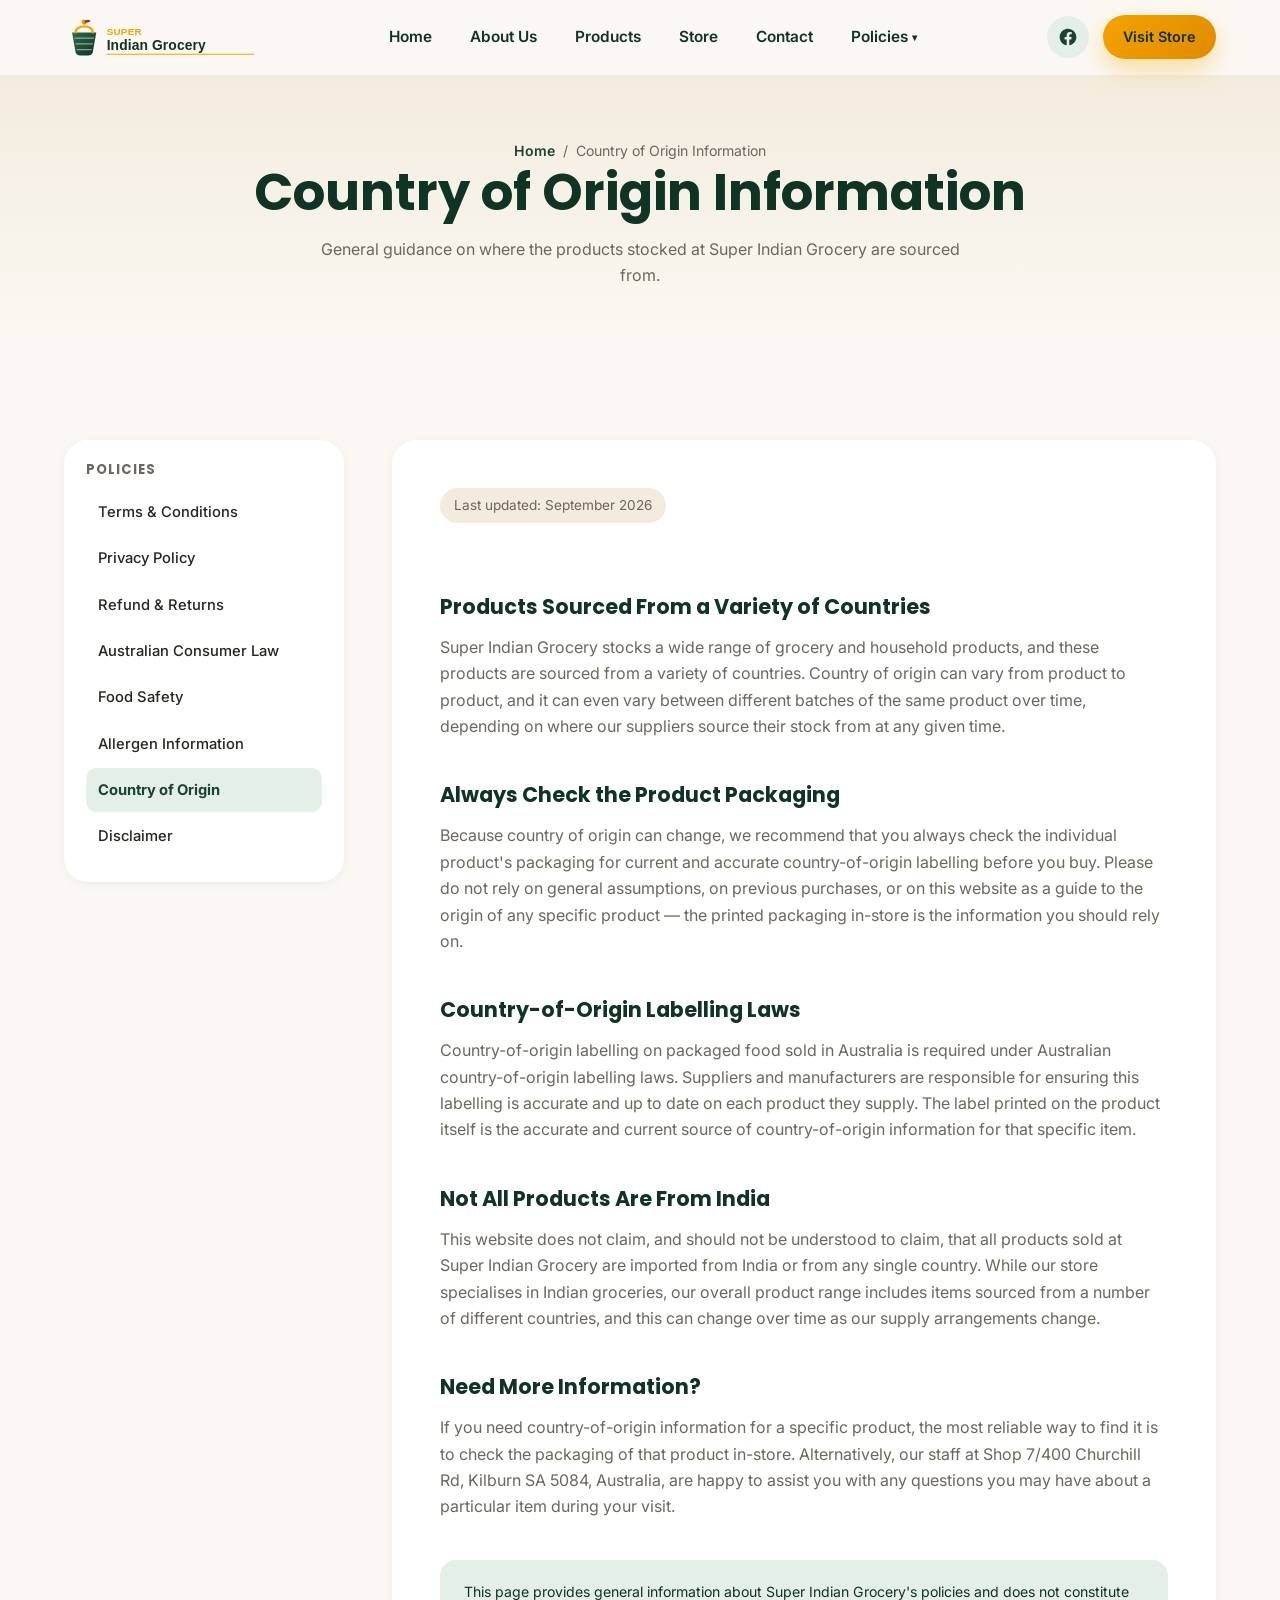
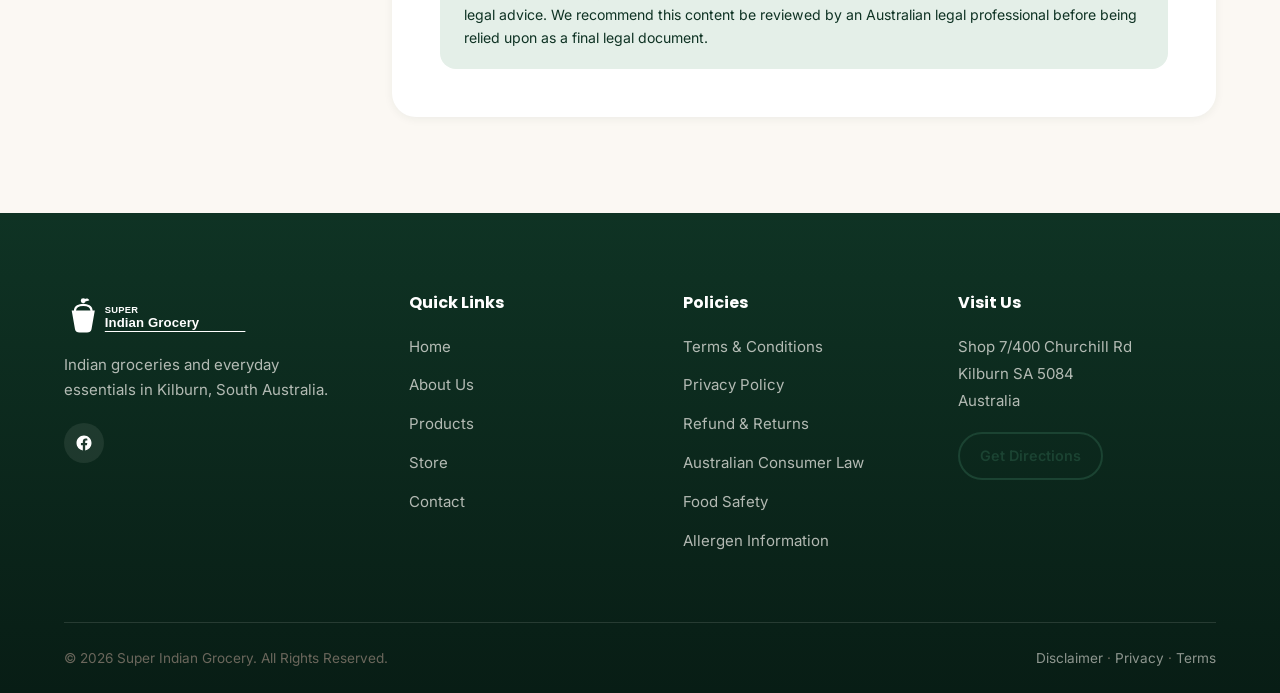
<file: policies/country-of-origin.html>
<!doctype html>
<html lang="en-AU">
<head>
<meta charset="UTF-8">
<meta name="viewport" content="width=device-width, initial-scale=1.0">
<title>Country of Origin Information | Super Indian Grocery</title>
<meta name="description" content="Country of origin varies by product at Super Indian Grocery in Kilburn, South Australia, so please always check individual product packaging for accurate details.">
<link rel="canonical" href="https://www.superindiangrocery.com.au/policies/country-of-origin.html">
<!-- TODO: update canonical URL once the production domain is confirmed -->

<!-- Open Graph -->
<meta property="og:type" content="website">
<meta property="og:site_name" content="Super Indian Grocery">
<meta property="og:title" content="Country of Origin Information | Super Indian Grocery">
<meta property="og:description" content="General guidance on country of origin for products stocked at Super Indian Grocery, Kilburn, South Australia.">
<meta property="og:image" content="https://www.superindiangrocery.com.au/assets/images/hero-illustration.svg">
<meta property="og:url" content="https://www.superindiangrocery.com.au/policies/country-of-origin.html">
<meta name="twitter:card" content="summary_large_image">

<link rel="icon" type="image/svg+xml" href="../assets/logo/favicon.svg">
<link rel="preconnect" href="https://fonts.googleapis.com">
<link rel="preconnect" href="https://fonts.gstatic.com" crossorigin>
<link href="https://fonts.googleapis.com/css2?family=Poppins:wght@500;600;700&family=Inter:wght@400;500;600;700&display=swap" rel="stylesheet">
<link rel="stylesheet" href="../css/style.css">
</head>
<body>

<a class="visually-hidden" href="#main-content" style="position:absolute;left:-9999px;">Skip to content</a>

<!-- ============ HEADER ============ -->
<header class="site-header">
  <div class="header-inner">
    <a href="../index.html" class="brand" aria-label="Super Indian Grocery — Home">
      <img src="../assets/logo/logo.svg" alt="Super Indian Grocery logo" width="220" height="52">
    </a>

    <nav class="main-nav" aria-label="Primary navigation">
      <ul class="nav-list">
        <li><a href="../index.html" data-page="index.html">Home</a></li>
        <li><a href="../about.html" data-page="about.html">About Us</a></li>
        <li><a href="../products.html" data-page="products.html">Products</a></li>
        <li><a href="../store.html" data-page="store.html">Store</a></li>
        <li><a href="../contact.html" data-page="contact.html">Contact</a></li>
        <li class="has-dropdown">
          <a href="terms.html" aria-haspopup="true" aria-expanded="false">Policies <span class="dropdown-caret">▾</span></a>
          <ul class="dropdown-menu">
            <li><a href="terms.html">Terms &amp; Conditions</a></li>
            <li><a href="privacy.html">Privacy Policy</a></li>
            <li><a href="refunds.html">Refund &amp; Returns</a></li>
            <li><a href="consumer-law.html">Australian Consumer Law</a></li>
            <li><a href="food-safety.html">Food Safety</a></li>
            <li><a href="allergens.html">Allergen Information</a></li>
            <li><a href="country-of-origin.html">Country of Origin</a></li>
            <li><a href="disclaimer.html">Disclaimer</a></li>
          </ul>
        </li>
      </ul>
    </nav>

    <div class="header-actions">
      <a class="icon-link" href="https://www.facebook.com/superindiangrocery" target="_blank" rel="noopener noreferrer" aria-label="Super Indian Grocery on Facebook">
        <svg viewBox="0 0 24 24" fill="currentColor"><path d="M22 12.06C22 6.5 17.52 2 12 2S2 6.5 2 12.06c0 5 3.66 9.16 8.44 9.94v-7.03H7.9v-2.9h2.54V9.86c0-2.5 1.49-3.89 3.78-3.89 1.1 0 2.24.2 2.24.2v2.46h-1.26c-1.24 0-1.63.77-1.63 1.56v1.87h2.78l-.44 2.9h-2.34V22c4.78-.78 8.44-4.94 8.44-9.94Z"/></svg>
      </a>
      <a class="btn btn-primary btn-sm" href="../store.html">Visit Store</a>
      <button class="hamburger" aria-label="Open menu" aria-expanded="false">
        <span></span><span></span><span></span>
      </button>
    </div>
  </div>

  <div class="mobile-nav" aria-label="Mobile navigation">
    <a href="../index.html" data-page="index.html">Home</a>
    <a href="../about.html" data-page="about.html">About Us</a>
    <a href="../products.html" data-page="products.html">Products</a>
    <a href="../store.html" data-page="store.html">Store</a>
    <a href="../contact.html" data-page="contact.html">Contact</a>
    <button class="mobile-accordion-trigger" aria-expanded="false">Policies <span class="dropdown-caret">▾</span></button>
    <div class="mobile-accordion-panel">
      <a href="terms.html">Terms &amp; Conditions</a>
      <a href="privacy.html">Privacy Policy</a>
      <a href="refunds.html">Refund &amp; Returns</a>
      <a href="consumer-law.html">Australian Consumer Law</a>
      <a href="food-safety.html">Food Safety</a>
      <a href="allergens.html">Allergen Information</a>
      <a href="country-of-origin.html">Country of Origin</a>
      <a href="disclaimer.html">Disclaimer</a>
    </div>
    <div class="mobile-cta">
      <a class="btn btn-primary btn-block" href="../store.html">Visit Store</a>
      <a class="btn btn-outline btn-block" href="https://www.facebook.com/superindiangrocery" target="_blank" rel="noopener noreferrer">Follow on Facebook</a>
    </div>
  </div>
</header>

<main id="main-content">
  <section class="page-hero">
    <div class="container">
      <p class="breadcrumb"><a href="../index.html">Home</a> / <span>Country of Origin Information</span></p>
      <h1>Country of Origin Information</h1>
      <p>General guidance on where the products stocked at Super Indian Grocery are sourced from.</p>
    </div>
  </section>

  <section>
    <div class="container policy-layout">
      <aside class="policy-nav" aria-label="Policy pages">
        <h4>Policies</h4>
        <a href="terms.html" data-page="terms.html">Terms &amp; Conditions</a>
        <a href="privacy.html" data-page="privacy.html">Privacy Policy</a>
        <a href="refunds.html" data-page="refunds.html">Refund &amp; Returns</a>
        <a href="consumer-law.html" data-page="consumer-law.html">Australian Consumer Law</a>
        <a href="food-safety.html" data-page="food-safety.html">Food Safety</a>
        <a href="allergens.html" data-page="allergens.html">Allergen Information</a>
        <a href="country-of-origin.html" data-page="country-of-origin.html">Country of Origin</a>
        <a href="disclaimer.html" data-page="disclaimer.html">Disclaimer</a>
      </aside>

      <article class="policy-content">
        <span class="policy-updated">Last updated: September 2026</span>

        <h2>Products Sourced From a Variety of Countries</h2>
        <p>Super Indian Grocery stocks a wide range of grocery and household products, and these products are sourced from a variety of countries. Country of origin can vary from product to product, and it can even vary between different batches of the same product over time, depending on where our suppliers source their stock from at any given time.</p>

        <h2>Always Check the Product Packaging</h2>
        <p>Because country of origin can change, we recommend that you always check the individual product's packaging for current and accurate country-of-origin labelling before you buy. Please do not rely on general assumptions, on previous purchases, or on this website as a guide to the origin of any specific product — the printed packaging in-store is the information you should rely on.</p>

        <h2>Country-of-Origin Labelling Laws</h2>
        <p>Country-of-origin labelling on packaged food sold in Australia is required under Australian country-of-origin labelling laws. Suppliers and manufacturers are responsible for ensuring this labelling is accurate and up to date on each product they supply. The label printed on the product itself is the accurate and current source of country-of-origin information for that specific item.</p>

        <h2>Not All Products Are From India</h2>
        <p>This website does not claim, and should not be understood to claim, that all products sold at Super Indian Grocery are imported from India or from any single country. While our store specialises in Indian groceries, our overall product range includes items sourced from a number of different countries, and this can change over time as our supply arrangements change.</p>

        <h2>Need More Information?</h2>
        <p>If you need country-of-origin information for a specific product, the most reliable way to find it is to check the packaging of that product in-store. Alternatively, our staff at Shop 7/400 Churchill Rd, Kilburn SA 5084, Australia, are happy to assist you with any questions you may have about a particular item during your visit.</p>

        <div class="policy-disclaimer-box">This page provides general information about Super Indian Grocery's policies and does not constitute legal advice. We recommend this content be reviewed by an Australian legal professional before being relied upon as a final legal document.</div>
      </article>
    </div>
  </section>
</main>

<!-- ============ FOOTER ============ -->
<footer class="site-footer">
  <div class="container">
    <div class="footer-grid">
      <div class="footer-brand">
        <img src="../assets/logo/logo.svg" alt="Super Indian Grocery logo">
        <p>Indian groceries and everyday essentials in Kilburn, South Australia.</p>
        <div class="footer-social" style="margin-top:20px;">
          <a href="https://www.facebook.com/superindiangrocery" target="_blank" rel="noopener noreferrer" aria-label="Super Indian Grocery on Facebook">
            <svg viewBox="0 0 24 24" fill="currentColor"><path d="M22 12.06C22 6.5 17.52 2 12 2S2 6.5 2 12.06c0 5 3.66 9.16 8.44 9.94v-7.03H7.9v-2.9h2.54V9.86c0-2.5 1.49-3.89 3.78-3.89 1.1 0 2.24.2 2.24.2v2.46h-1.26c-1.24 0-1.63.77-1.63 1.56v1.87h2.78l-.44 2.9h-2.34V22c4.78-.78 8.44-4.94 8.44-9.94Z"/></svg>
          </a>
        </div>
      </div>
      <div class="footer-col">
        <h4>Quick Links</h4>
        <ul>
          <li><a href="../index.html">Home</a></li>
          <li><a href="../about.html">About Us</a></li>
          <li><a href="../products.html">Products</a></li>
          <li><a href="../store.html">Store</a></li>
          <li><a href="../contact.html">Contact</a></li>
        </ul>
      </div>
      <div class="footer-col">
        <h4>Policies</h4>
        <ul>
          <li><a href="terms.html">Terms &amp; Conditions</a></li>
          <li><a href="privacy.html">Privacy Policy</a></li>
          <li><a href="refunds.html">Refund &amp; Returns</a></li>
          <li><a href="consumer-law.html">Australian Consumer Law</a></li>
          <li><a href="food-safety.html">Food Safety</a></li>
          <li><a href="allergens.html">Allergen Information</a></li>
        </ul>
      </div>
      <div class="footer-col">
        <h4>Visit Us</h4>
        <address class="footer-address">
          Shop 7/400 Churchill Rd<br>
          Kilburn SA 5084<br>
          Australia
        </address>
        <a class="btn btn-outline btn-sm" href="https://www.google.com/maps/search/?api=1&query=Shop+7%2F400+Churchill+Rd%2C+Kilburn+SA+5084%2C+Australia" target="_blank" rel="noopener noreferrer">Get Directions</a>
      </div>
    </div>
    <div class="footer-bottom">
      <p>&copy; <span id="current-year">2026</span> Super Indian Grocery. All Rights Reserved.</p>
      <p><a href="disclaimer.html">Disclaimer</a> &middot; <a href="privacy.html">Privacy</a> &middot; <a href="terms.html">Terms</a></p>
    </div>
  </div>
</footer>

<button class="back-to-top" aria-label="Back to top">
  <svg viewBox="0 0 24 24" fill="none" stroke="currentColor" stroke-width="2"><path d="M12 19V5"/><path d="m5 12 7-7 7 7"/></svg>
</button>

<script src="../js/main.js"></script>
</body>
</html>
</file>
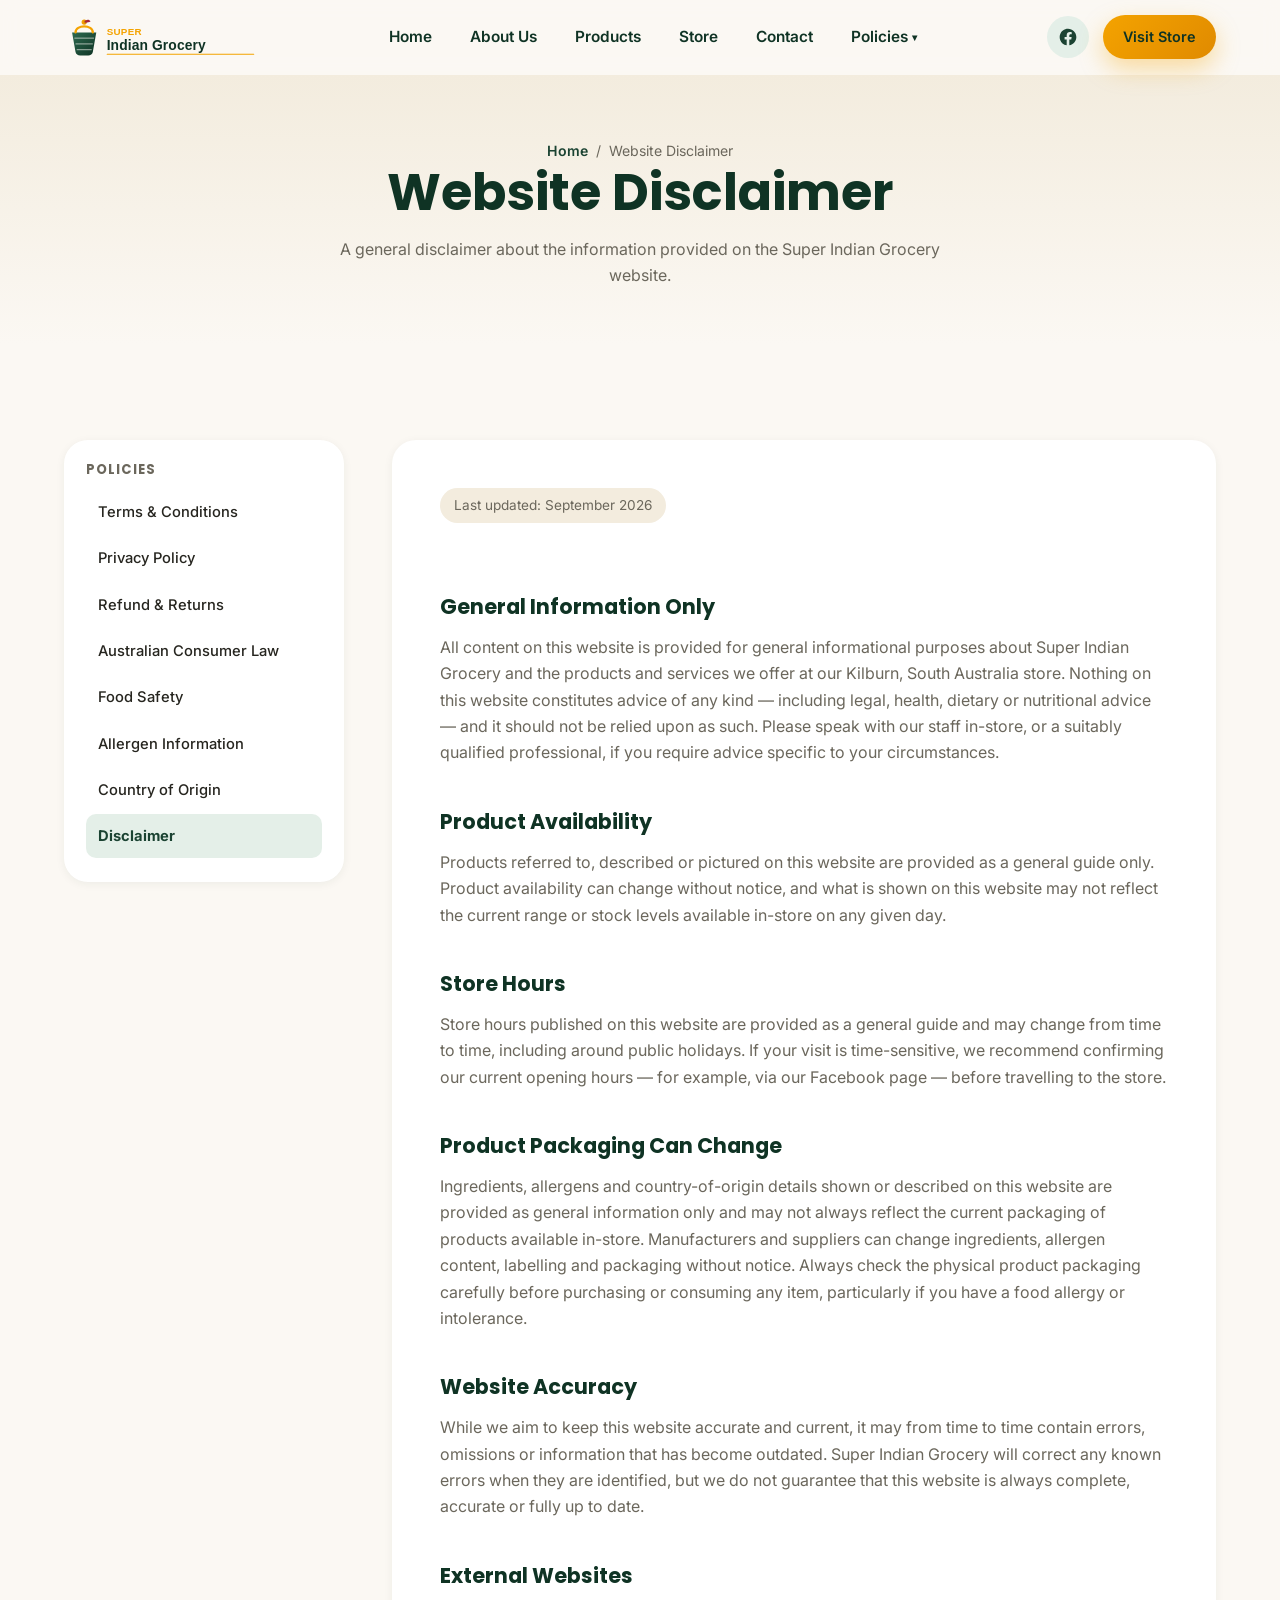
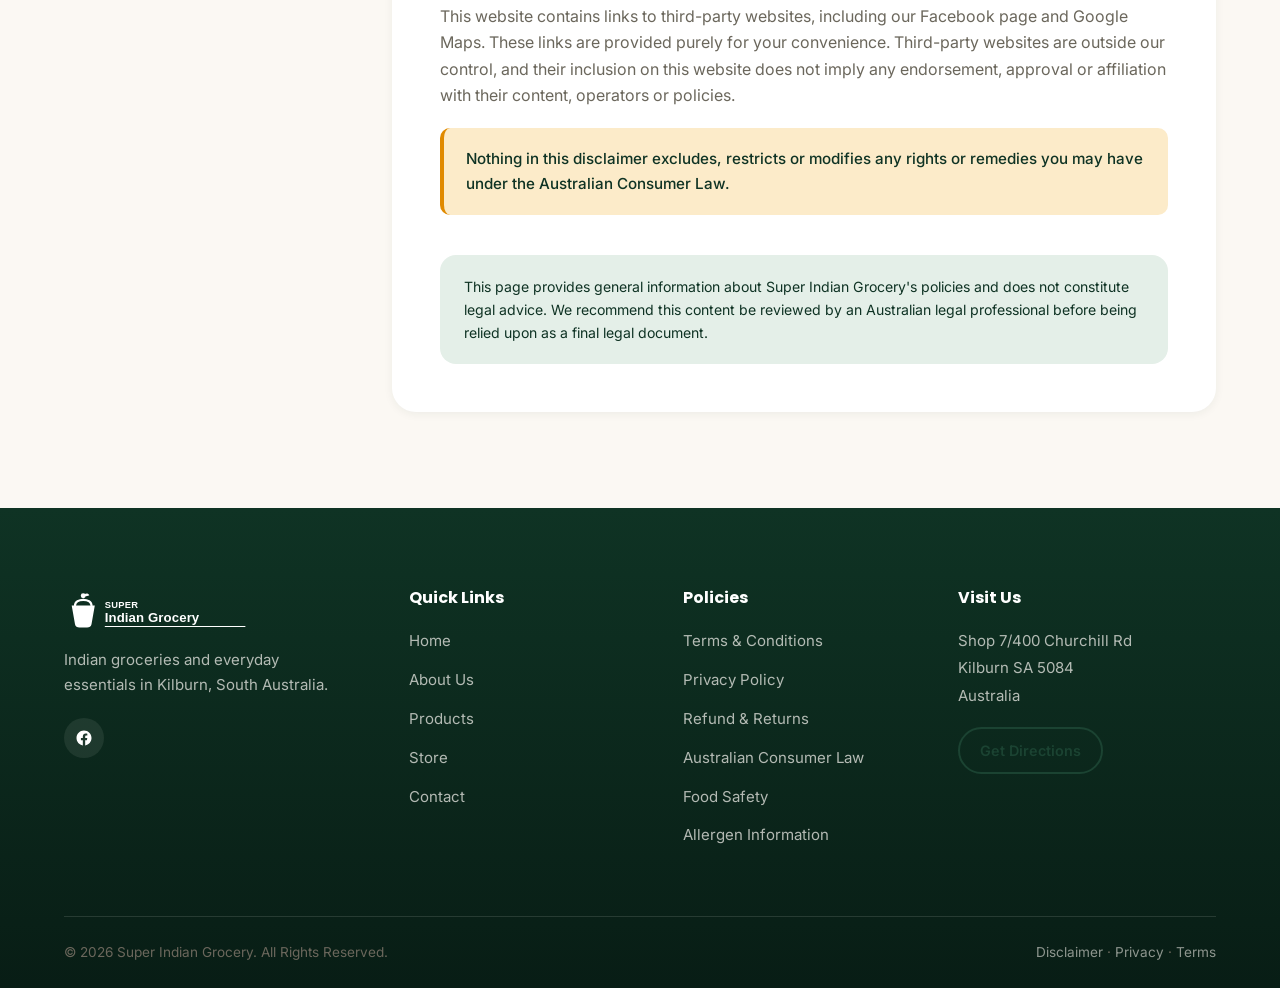
<file: policies/disclaimer.html>
<!doctype html>
<html lang="en-AU">
<head>
<meta charset="UTF-8">
<meta name="viewport" content="width=device-width, initial-scale=1.0">
<title>Website Disclaimer | Super Indian Grocery</title>
<meta name="description" content="Read the general website disclaimer for Super Indian Grocery, an informational site for our Indian grocery store in Kilburn, South Australia.">
<link rel="canonical" href="https://www.superindiangrocery.com.au/policies/disclaimer.html">
<!-- TODO: update canonical URL once the production domain is confirmed -->

<!-- Open Graph -->
<meta property="og:type" content="website">
<meta property="og:site_name" content="Super Indian Grocery">
<meta property="og:title" content="Website Disclaimer | Super Indian Grocery">
<meta property="og:description" content="General disclaimer for the Super Indian Grocery website, Kilburn, South Australia.">
<meta property="og:image" content="https://www.superindiangrocery.com.au/assets/images/hero-illustration.svg">
<meta property="og:url" content="https://www.superindiangrocery.com.au/policies/disclaimer.html">
<meta name="twitter:card" content="summary_large_image">

<link rel="icon" type="image/svg+xml" href="../assets/logo/favicon.svg">
<link rel="preconnect" href="https://fonts.googleapis.com">
<link rel="preconnect" href="https://fonts.gstatic.com" crossorigin>
<link href="https://fonts.googleapis.com/css2?family=Poppins:wght@500;600;700&family=Inter:wght@400;500;600;700&display=swap" rel="stylesheet">
<link rel="stylesheet" href="../css/style.css">
</head>
<body>

<a class="visually-hidden" href="#main-content" style="position:absolute;left:-9999px;">Skip to content</a>

<!-- ============ HEADER ============ -->
<header class="site-header">
  <div class="header-inner">
    <a href="../index.html" class="brand" aria-label="Super Indian Grocery — Home">
      <img src="../assets/logo/logo.svg" alt="Super Indian Grocery logo" width="220" height="52">
    </a>

    <nav class="main-nav" aria-label="Primary navigation">
      <ul class="nav-list">
        <li><a href="../index.html" data-page="index.html">Home</a></li>
        <li><a href="../about.html" data-page="about.html">About Us</a></li>
        <li><a href="../products.html" data-page="products.html">Products</a></li>
        <li><a href="../store.html" data-page="store.html">Store</a></li>
        <li><a href="../contact.html" data-page="contact.html">Contact</a></li>
        <li class="has-dropdown">
          <a href="terms.html" aria-haspopup="true" aria-expanded="false">Policies <span class="dropdown-caret">▾</span></a>
          <ul class="dropdown-menu">
            <li><a href="terms.html">Terms &amp; Conditions</a></li>
            <li><a href="privacy.html">Privacy Policy</a></li>
            <li><a href="refunds.html">Refund &amp; Returns</a></li>
            <li><a href="consumer-law.html">Australian Consumer Law</a></li>
            <li><a href="food-safety.html">Food Safety</a></li>
            <li><a href="allergens.html">Allergen Information</a></li>
            <li><a href="country-of-origin.html">Country of Origin</a></li>
            <li><a href="disclaimer.html">Disclaimer</a></li>
          </ul>
        </li>
      </ul>
    </nav>

    <div class="header-actions">
      <a class="icon-link" href="https://www.facebook.com/superindiangrocery" target="_blank" rel="noopener noreferrer" aria-label="Super Indian Grocery on Facebook">
        <svg viewBox="0 0 24 24" fill="currentColor"><path d="M22 12.06C22 6.5 17.52 2 12 2S2 6.5 2 12.06c0 5 3.66 9.16 8.44 9.94v-7.03H7.9v-2.9h2.54V9.86c0-2.5 1.49-3.89 3.78-3.89 1.1 0 2.24.2 2.24.2v2.46h-1.26c-1.24 0-1.63.77-1.63 1.56v1.87h2.78l-.44 2.9h-2.34V22c4.78-.78 8.44-4.94 8.44-9.94Z"/></svg>
      </a>
      <a class="btn btn-primary btn-sm" href="../store.html">Visit Store</a>
      <button class="hamburger" aria-label="Open menu" aria-expanded="false">
        <span></span><span></span><span></span>
      </button>
    </div>
  </div>

  <div class="mobile-nav" aria-label="Mobile navigation">
    <a href="../index.html" data-page="index.html">Home</a>
    <a href="../about.html" data-page="about.html">About Us</a>
    <a href="../products.html" data-page="products.html">Products</a>
    <a href="../store.html" data-page="store.html">Store</a>
    <a href="../contact.html" data-page="contact.html">Contact</a>
    <button class="mobile-accordion-trigger" aria-expanded="false">Policies <span class="dropdown-caret">▾</span></button>
    <div class="mobile-accordion-panel">
      <a href="terms.html">Terms &amp; Conditions</a>
      <a href="privacy.html">Privacy Policy</a>
      <a href="refunds.html">Refund &amp; Returns</a>
      <a href="consumer-law.html">Australian Consumer Law</a>
      <a href="food-safety.html">Food Safety</a>
      <a href="allergens.html">Allergen Information</a>
      <a href="country-of-origin.html">Country of Origin</a>
      <a href="disclaimer.html">Disclaimer</a>
    </div>
    <div class="mobile-cta">
      <a class="btn btn-primary btn-block" href="../store.html">Visit Store</a>
      <a class="btn btn-outline btn-block" href="https://www.facebook.com/superindiangrocery" target="_blank" rel="noopener noreferrer">Follow on Facebook</a>
    </div>
  </div>
</header>

<main id="main-content">
  <section class="page-hero">
    <div class="container">
      <p class="breadcrumb"><a href="../index.html">Home</a> / <span>Website Disclaimer</span></p>
      <h1>Website Disclaimer</h1>
      <p>A general disclaimer about the information provided on the Super Indian Grocery website.</p>
    </div>
  </section>

  <section>
    <div class="container policy-layout">
      <aside class="policy-nav" aria-label="Policy pages">
        <h4>Policies</h4>
        <a href="terms.html" data-page="terms.html">Terms &amp; Conditions</a>
        <a href="privacy.html" data-page="privacy.html">Privacy Policy</a>
        <a href="refunds.html" data-page="refunds.html">Refund &amp; Returns</a>
        <a href="consumer-law.html" data-page="consumer-law.html">Australian Consumer Law</a>
        <a href="food-safety.html" data-page="food-safety.html">Food Safety</a>
        <a href="allergens.html" data-page="allergens.html">Allergen Information</a>
        <a href="country-of-origin.html" data-page="country-of-origin.html">Country of Origin</a>
        <a href="disclaimer.html" data-page="disclaimer.html">Disclaimer</a>
      </aside>

      <article class="policy-content">
        <span class="policy-updated">Last updated: September 2026</span>

        <h2>General Information Only</h2>
        <p>All content on this website is provided for general informational purposes about Super Indian Grocery and the products and services we offer at our Kilburn, South Australia store. Nothing on this website constitutes advice of any kind — including legal, health, dietary or nutritional advice — and it should not be relied upon as such. Please speak with our staff in-store, or a suitably qualified professional, if you require advice specific to your circumstances.</p>

        <h2>Product Availability</h2>
        <p>Products referred to, described or pictured on this website are provided as a general guide only. Product availability can change without notice, and what is shown on this website may not reflect the current range or stock levels available in-store on any given day.</p>

        <h2>Store Hours</h2>
        <p>Store hours published on this website are provided as a general guide and may change from time to time, including around public holidays. If your visit is time-sensitive, we recommend confirming our current opening hours — for example, via our <a href="https://www.facebook.com/superindiangrocery" target="_blank" rel="noopener noreferrer">Facebook page</a> — before travelling to the store.</p>

        <h2>Product Packaging Can Change</h2>
        <p>Ingredients, allergens and country-of-origin details shown or described on this website are provided as general information only and may not always reflect the current packaging of products available in-store. Manufacturers and suppliers can change ingredients, allergen content, labelling and packaging without notice. Always check the physical product packaging carefully before purchasing or consuming any item, particularly if you have a food allergy or intolerance.</p>

        <h2>Website Accuracy</h2>
        <p>While we aim to keep this website accurate and current, it may from time to time contain errors, omissions or information that has become outdated. Super Indian Grocery will correct any known errors when they are identified, but we do not guarantee that this website is always complete, accurate or fully up to date.</p>

        <h2>External Websites</h2>
        <p>This website contains links to third-party websites, including our <a href="https://www.facebook.com/superindiangrocery" target="_blank" rel="noopener noreferrer">Facebook page</a> and Google Maps. These links are provided purely for your convenience. Third-party websites are outside our control, and their inclusion on this website does not imply any endorsement, approval or affiliation with their content, operators or policies.</p>

        <div class="policy-callout">Nothing in this disclaimer excludes, restricts or modifies any rights or remedies you may have under the Australian Consumer Law.</div>

        <div class="policy-disclaimer-box">This page provides general information about Super Indian Grocery's policies and does not constitute legal advice. We recommend this content be reviewed by an Australian legal professional before being relied upon as a final legal document.</div>
      </article>
    </div>
  </section>
</main>

<!-- ============ FOOTER ============ -->
<footer class="site-footer">
  <div class="container">
    <div class="footer-grid">
      <div class="footer-brand">
        <img src="../assets/logo/logo.svg" alt="Super Indian Grocery logo">
        <p>Indian groceries and everyday essentials in Kilburn, South Australia.</p>
        <div class="footer-social" style="margin-top:20px;">
          <a href="https://www.facebook.com/superindiangrocery" target="_blank" rel="noopener noreferrer" aria-label="Super Indian Grocery on Facebook">
            <svg viewBox="0 0 24 24" fill="currentColor"><path d="M22 12.06C22 6.5 17.52 2 12 2S2 6.5 2 12.06c0 5 3.66 9.16 8.44 9.94v-7.03H7.9v-2.9h2.54V9.86c0-2.5 1.49-3.89 3.78-3.89 1.1 0 2.24.2 2.24.2v2.46h-1.26c-1.24 0-1.63.77-1.63 1.56v1.87h2.78l-.44 2.9h-2.34V22c4.78-.78 8.44-4.94 8.44-9.94Z"/></svg>
          </a>
        </div>
      </div>
      <div class="footer-col">
        <h4>Quick Links</h4>
        <ul>
          <li><a href="../index.html">Home</a></li>
          <li><a href="../about.html">About Us</a></li>
          <li><a href="../products.html">Products</a></li>
          <li><a href="../store.html">Store</a></li>
          <li><a href="../contact.html">Contact</a></li>
        </ul>
      </div>
      <div class="footer-col">
        <h4>Policies</h4>
        <ul>
          <li><a href="terms.html">Terms &amp; Conditions</a></li>
          <li><a href="privacy.html">Privacy Policy</a></li>
          <li><a href="refunds.html">Refund &amp; Returns</a></li>
          <li><a href="consumer-law.html">Australian Consumer Law</a></li>
          <li><a href="food-safety.html">Food Safety</a></li>
          <li><a href="allergens.html">Allergen Information</a></li>
        </ul>
      </div>
      <div class="footer-col">
        <h4>Visit Us</h4>
        <address class="footer-address">
          Shop 7/400 Churchill Rd<br>
          Kilburn SA 5084<br>
          Australia
        </address>
        <a class="btn btn-outline btn-sm" href="https://www.google.com/maps/search/?api=1&query=Shop+7%2F400+Churchill+Rd%2C+Kilburn+SA+5084%2C+Australia" target="_blank" rel="noopener noreferrer">Get Directions</a>
      </div>
    </div>
    <div class="footer-bottom">
      <p>&copy; <span id="current-year">2026</span> Super Indian Grocery. All Rights Reserved.</p>
      <p><a href="disclaimer.html">Disclaimer</a> &middot; <a href="privacy.html">Privacy</a> &middot; <a href="terms.html">Terms</a></p>
    </div>
  </div>
</footer>

<button class="back-to-top" aria-label="Back to top">
  <svg viewBox="0 0 24 24" fill="none" stroke="currentColor" stroke-width="2"><path d="M12 19V5"/><path d="m5 12 7-7 7 7"/></svg>
</button>

<script src="../js/main.js"></script>
</body>
</html>
</file>
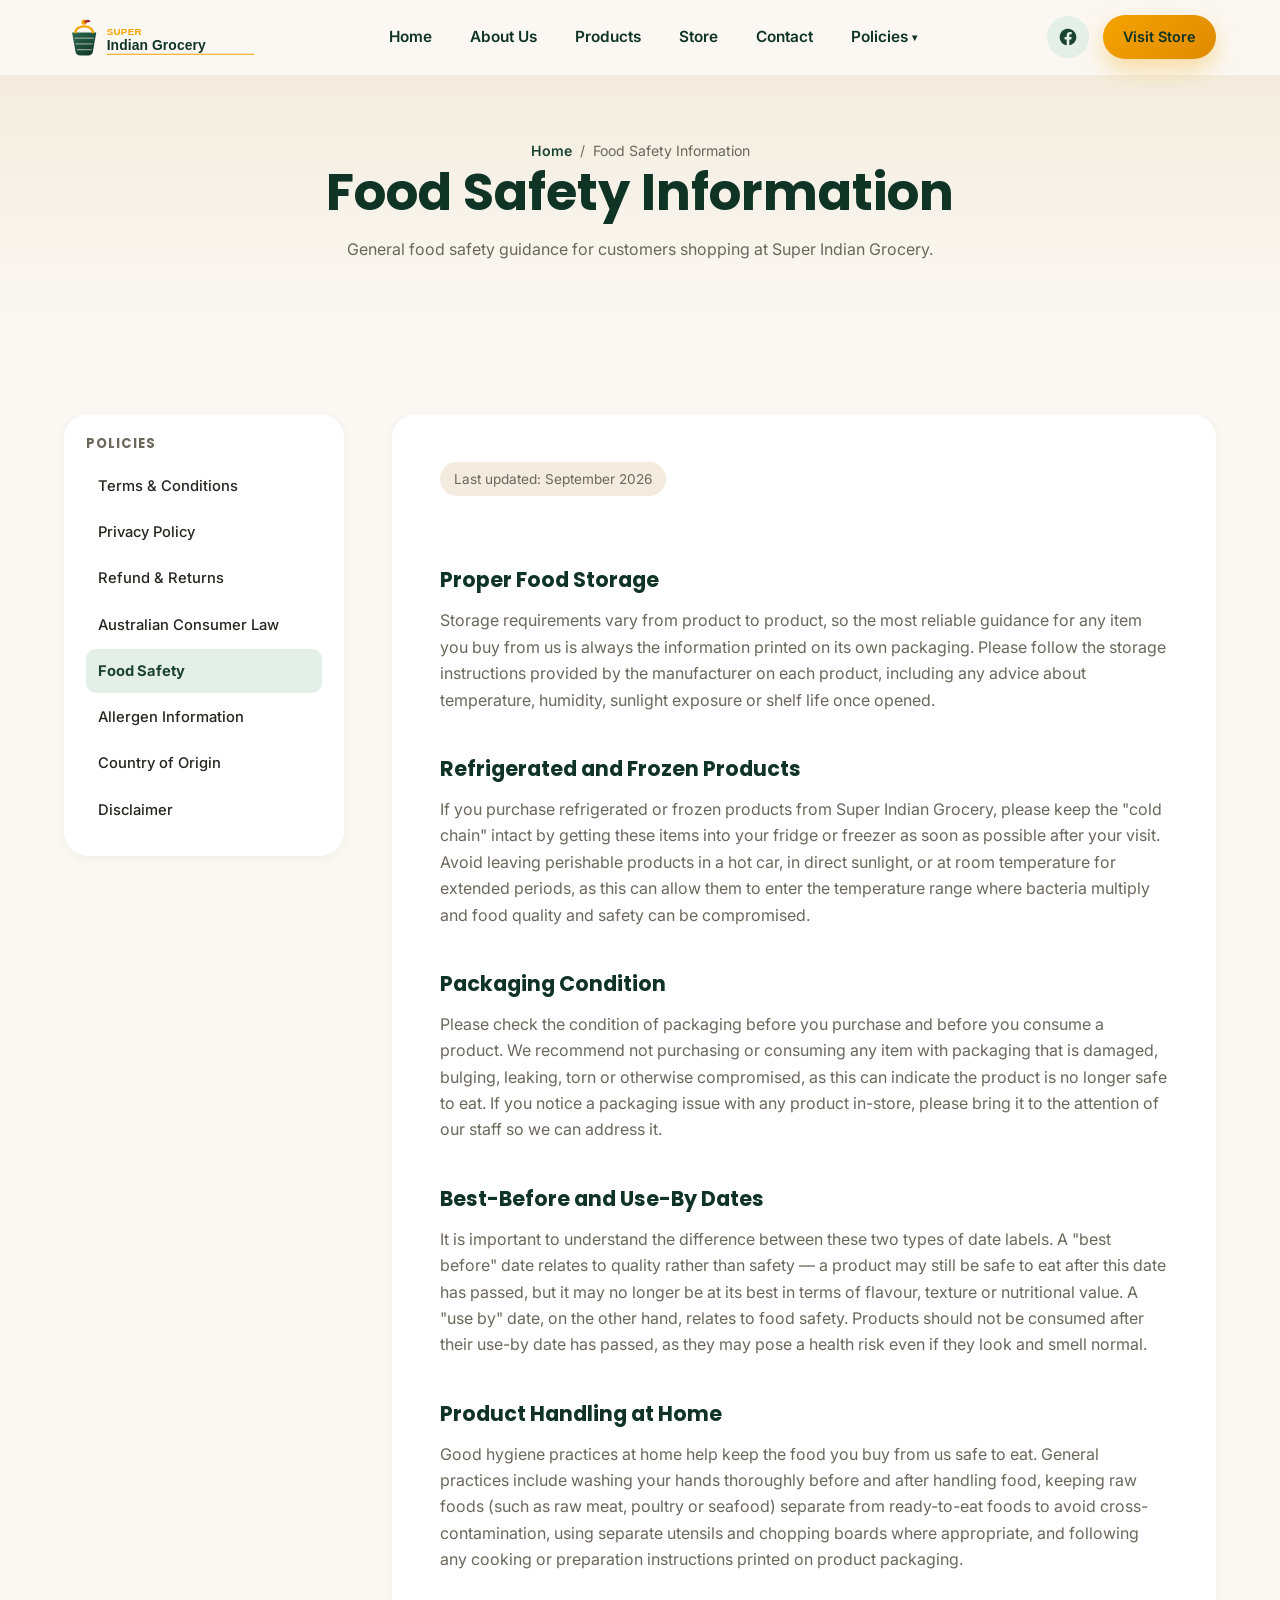
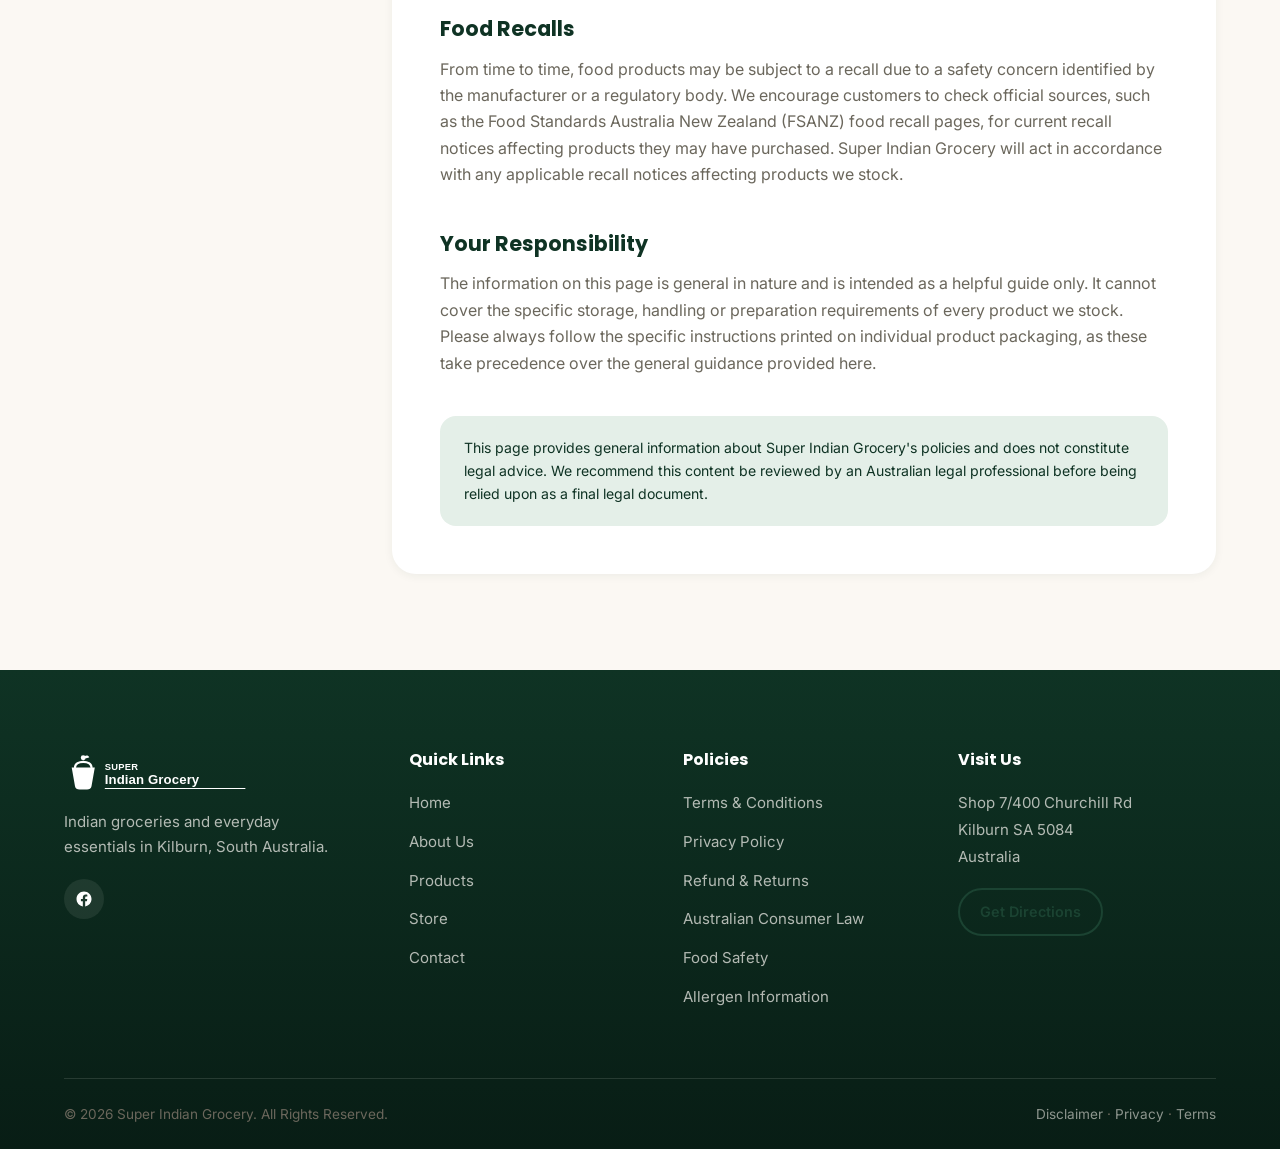
<file: policies/food-safety.html>
<!doctype html>
<html lang="en-AU">
<head>
<meta charset="UTF-8">
<meta name="viewport" content="width=device-width, initial-scale=1.0">
<title>Food Safety Information | Super Indian Grocery</title>
<meta name="description" content="General food safety and food handling information for customers of Super Indian Grocery, an Indian grocery store in Kilburn, South Australia.">
<link rel="canonical" href="https://www.superindiangrocery.com.au/policies/food-safety.html">
<!-- TODO: update canonical URL once the production domain is confirmed -->

<!-- Open Graph -->
<meta property="og:type" content="website">
<meta property="og:site_name" content="Super Indian Grocery">
<meta property="og:title" content="Food Safety Information | Super Indian Grocery">
<meta property="og:description" content="General food safety and food handling information for customers of Super Indian Grocery, Kilburn, South Australia.">
<meta property="og:image" content="https://www.superindiangrocery.com.au/assets/images/hero-illustration.svg">
<meta property="og:url" content="https://www.superindiangrocery.com.au/policies/food-safety.html">
<meta name="twitter:card" content="summary_large_image">

<link rel="icon" type="image/svg+xml" href="../assets/logo/favicon.svg">
<link rel="preconnect" href="https://fonts.googleapis.com">
<link rel="preconnect" href="https://fonts.gstatic.com" crossorigin>
<link href="https://fonts.googleapis.com/css2?family=Poppins:wght@500;600;700&family=Inter:wght@400;500;600;700&display=swap" rel="stylesheet">
<link rel="stylesheet" href="../css/style.css">
</head>
<body>

<a class="visually-hidden" href="#main-content" style="position:absolute;left:-9999px;">Skip to content</a>

<!-- ============ HEADER ============ -->
<header class="site-header">
  <div class="header-inner">
    <a href="../index.html" class="brand" aria-label="Super Indian Grocery — Home">
      <img src="../assets/logo/logo.svg" alt="Super Indian Grocery logo" width="220" height="52">
    </a>

    <nav class="main-nav" aria-label="Primary navigation">
      <ul class="nav-list">
        <li><a href="../index.html" data-page="index.html">Home</a></li>
        <li><a href="../about.html" data-page="about.html">About Us</a></li>
        <li><a href="../products.html" data-page="products.html">Products</a></li>
        <li><a href="../store.html" data-page="store.html">Store</a></li>
        <li><a href="../contact.html" data-page="contact.html">Contact</a></li>
        <li class="has-dropdown">
          <a href="terms.html" aria-haspopup="true" aria-expanded="false">Policies <span class="dropdown-caret">▾</span></a>
          <ul class="dropdown-menu">
            <li><a href="terms.html">Terms &amp; Conditions</a></li>
            <li><a href="privacy.html">Privacy Policy</a></li>
            <li><a href="refunds.html">Refund &amp; Returns</a></li>
            <li><a href="consumer-law.html">Australian Consumer Law</a></li>
            <li><a href="food-safety.html">Food Safety</a></li>
            <li><a href="allergens.html">Allergen Information</a></li>
            <li><a href="country-of-origin.html">Country of Origin</a></li>
            <li><a href="disclaimer.html">Disclaimer</a></li>
          </ul>
        </li>
      </ul>
    </nav>

    <div class="header-actions">
      <a class="icon-link" href="https://www.facebook.com/superindiangrocery" target="_blank" rel="noopener noreferrer" aria-label="Super Indian Grocery on Facebook">
        <svg viewBox="0 0 24 24" fill="currentColor"><path d="M22 12.06C22 6.5 17.52 2 12 2S2 6.5 2 12.06c0 5 3.66 9.16 8.44 9.94v-7.03H7.9v-2.9h2.54V9.86c0-2.5 1.49-3.89 3.78-3.89 1.1 0 2.24.2 2.24.2v2.46h-1.26c-1.24 0-1.63.77-1.63 1.56v1.87h2.78l-.44 2.9h-2.34V22c4.78-.78 8.44-4.94 8.44-9.94Z"/></svg>
      </a>
      <a class="btn btn-primary btn-sm" href="../store.html">Visit Store</a>
      <button class="hamburger" aria-label="Open menu" aria-expanded="false">
        <span></span><span></span><span></span>
      </button>
    </div>
  </div>

  <div class="mobile-nav" aria-label="Mobile navigation">
    <a href="../index.html" data-page="index.html">Home</a>
    <a href="../about.html" data-page="about.html">About Us</a>
    <a href="../products.html" data-page="products.html">Products</a>
    <a href="../store.html" data-page="store.html">Store</a>
    <a href="../contact.html" data-page="contact.html">Contact</a>
    <button class="mobile-accordion-trigger" aria-expanded="false">Policies <span class="dropdown-caret">▾</span></button>
    <div class="mobile-accordion-panel">
      <a href="terms.html">Terms &amp; Conditions</a>
      <a href="privacy.html">Privacy Policy</a>
      <a href="refunds.html">Refund &amp; Returns</a>
      <a href="consumer-law.html">Australian Consumer Law</a>
      <a href="food-safety.html">Food Safety</a>
      <a href="allergens.html">Allergen Information</a>
      <a href="country-of-origin.html">Country of Origin</a>
      <a href="disclaimer.html">Disclaimer</a>
    </div>
    <div class="mobile-cta">
      <a class="btn btn-primary btn-block" href="../store.html">Visit Store</a>
      <a class="btn btn-outline btn-block" href="https://www.facebook.com/superindiangrocery" target="_blank" rel="noopener noreferrer">Follow on Facebook</a>
    </div>
  </div>
</header>

<main id="main-content">
  <section class="page-hero">
    <div class="container">
      <p class="breadcrumb"><a href="../index.html">Home</a> / <span>Food Safety Information</span></p>
      <h1>Food Safety Information</h1>
      <p>General food safety guidance for customers shopping at Super Indian Grocery.</p>
    </div>
  </section>

  <section>
    <div class="container policy-layout">
      <aside class="policy-nav" aria-label="Policy pages">
        <h4>Policies</h4>
        <a href="terms.html" data-page="terms.html">Terms &amp; Conditions</a>
        <a href="privacy.html" data-page="privacy.html">Privacy Policy</a>
        <a href="refunds.html" data-page="refunds.html">Refund &amp; Returns</a>
        <a href="consumer-law.html" data-page="consumer-law.html">Australian Consumer Law</a>
        <a href="food-safety.html" data-page="food-safety.html">Food Safety</a>
        <a href="allergens.html" data-page="allergens.html">Allergen Information</a>
        <a href="country-of-origin.html" data-page="country-of-origin.html">Country of Origin</a>
        <a href="disclaimer.html" data-page="disclaimer.html">Disclaimer</a>
      </aside>

      <article class="policy-content">
        <span class="policy-updated">Last updated: September 2026</span>

        <h2>Proper Food Storage</h2>
        <p>Storage requirements vary from product to product, so the most reliable guidance for any item you buy from us is always the information printed on its own packaging. Please follow the storage instructions provided by the manufacturer on each product, including any advice about temperature, humidity, sunlight exposure or shelf life once opened.</p>

        <h2>Refrigerated and Frozen Products</h2>
        <p>If you purchase refrigerated or frozen products from Super Indian Grocery, please keep the "cold chain" intact by getting these items into your fridge or freezer as soon as possible after your visit. Avoid leaving perishable products in a hot car, in direct sunlight, or at room temperature for extended periods, as this can allow them to enter the temperature range where bacteria multiply and food quality and safety can be compromised.</p>

        <h2>Packaging Condition</h2>
        <p>Please check the condition of packaging before you purchase and before you consume a product. We recommend not purchasing or consuming any item with packaging that is damaged, bulging, leaking, torn or otherwise compromised, as this can indicate the product is no longer safe to eat. If you notice a packaging issue with any product in-store, please bring it to the attention of our staff so we can address it.</p>

        <h2>Best-Before and Use-By Dates</h2>
        <p>It is important to understand the difference between these two types of date labels. A "best before" date relates to quality rather than safety — a product may still be safe to eat after this date has passed, but it may no longer be at its best in terms of flavour, texture or nutritional value. A "use by" date, on the other hand, relates to food safety. Products should not be consumed after their use-by date has passed, as they may pose a health risk even if they look and smell normal.</p>

        <h2>Product Handling at Home</h2>
        <p>Good hygiene practices at home help keep the food you buy from us safe to eat. General practices include washing your hands thoroughly before and after handling food, keeping raw foods (such as raw meat, poultry or seafood) separate from ready-to-eat foods to avoid cross-contamination, using separate utensils and chopping boards where appropriate, and following any cooking or preparation instructions printed on product packaging.</p>

        <h2>Food Recalls</h2>
        <p>From time to time, food products may be subject to a recall due to a safety concern identified by the manufacturer or a regulatory body. We encourage customers to check official sources, such as the Food Standards Australia New Zealand (FSANZ) food recall pages, for current recall notices affecting products they may have purchased. Super Indian Grocery will act in accordance with any applicable recall notices affecting products we stock.</p>

        <h2>Your Responsibility</h2>
        <p>The information on this page is general in nature and is intended as a helpful guide only. It cannot cover the specific storage, handling or preparation requirements of every product we stock. Please always follow the specific instructions printed on individual product packaging, as these take precedence over the general guidance provided here.</p>

        <div class="policy-disclaimer-box">This page provides general information about Super Indian Grocery's policies and does not constitute legal advice. We recommend this content be reviewed by an Australian legal professional before being relied upon as a final legal document.</div>
      </article>
    </div>
  </section>
</main>

<!-- ============ FOOTER ============ -->
<footer class="site-footer">
  <div class="container">
    <div class="footer-grid">
      <div class="footer-brand">
        <img src="../assets/logo/logo.svg" alt="Super Indian Grocery logo">
        <p>Indian groceries and everyday essentials in Kilburn, South Australia.</p>
        <div class="footer-social" style="margin-top:20px;">
          <a href="https://www.facebook.com/superindiangrocery" target="_blank" rel="noopener noreferrer" aria-label="Super Indian Grocery on Facebook">
            <svg viewBox="0 0 24 24" fill="currentColor"><path d="M22 12.06C22 6.5 17.52 2 12 2S2 6.5 2 12.06c0 5 3.66 9.16 8.44 9.94v-7.03H7.9v-2.9h2.54V9.86c0-2.5 1.49-3.89 3.78-3.89 1.1 0 2.24.2 2.24.2v2.46h-1.26c-1.24 0-1.63.77-1.63 1.56v1.87h2.78l-.44 2.9h-2.34V22c4.78-.78 8.44-4.94 8.44-9.94Z"/></svg>
          </a>
        </div>
      </div>
      <div class="footer-col">
        <h4>Quick Links</h4>
        <ul>
          <li><a href="../index.html">Home</a></li>
          <li><a href="../about.html">About Us</a></li>
          <li><a href="../products.html">Products</a></li>
          <li><a href="../store.html">Store</a></li>
          <li><a href="../contact.html">Contact</a></li>
        </ul>
      </div>
      <div class="footer-col">
        <h4>Policies</h4>
        <ul>
          <li><a href="terms.html">Terms &amp; Conditions</a></li>
          <li><a href="privacy.html">Privacy Policy</a></li>
          <li><a href="refunds.html">Refund &amp; Returns</a></li>
          <li><a href="consumer-law.html">Australian Consumer Law</a></li>
          <li><a href="food-safety.html">Food Safety</a></li>
          <li><a href="allergens.html">Allergen Information</a></li>
        </ul>
      </div>
      <div class="footer-col">
        <h4>Visit Us</h4>
        <address class="footer-address">
          Shop 7/400 Churchill Rd<br>
          Kilburn SA 5084<br>
          Australia
        </address>
        <a class="btn btn-outline btn-sm" href="https://www.google.com/maps/search/?api=1&query=Shop+7%2F400+Churchill+Rd%2C+Kilburn+SA+5084%2C+Australia" target="_blank" rel="noopener noreferrer">Get Directions</a>
      </div>
    </div>
    <div class="footer-bottom">
      <p>&copy; <span id="current-year">2026</span> Super Indian Grocery. All Rights Reserved.</p>
      <p><a href="disclaimer.html">Disclaimer</a> &middot; <a href="privacy.html">Privacy</a> &middot; <a href="terms.html">Terms</a></p>
    </div>
  </div>
</footer>

<button class="back-to-top" aria-label="Back to top">
  <svg viewBox="0 0 24 24" fill="none" stroke="currentColor" stroke-width="2"><path d="M12 19V5"/><path d="m5 12 7-7 7 7"/></svg>
</button>

<script src="../js/main.js"></script>
</body>
</html>
</file>
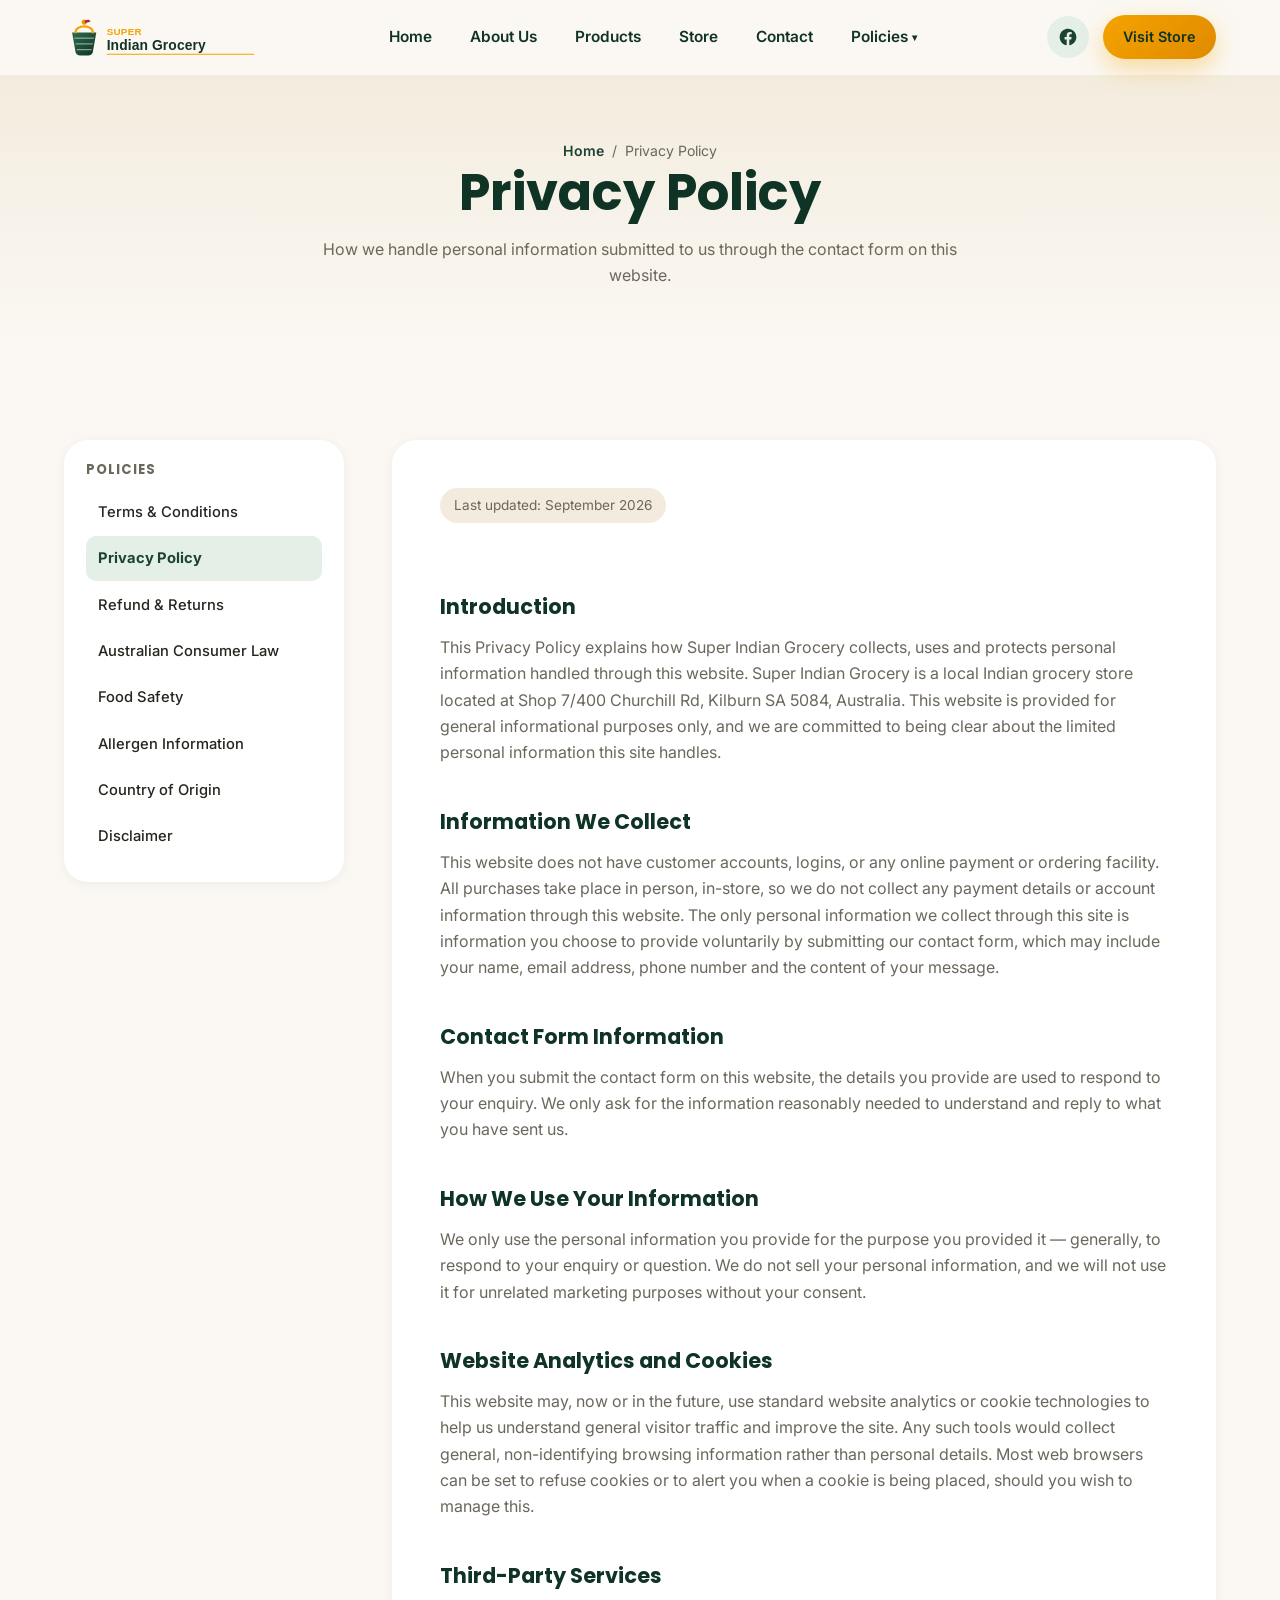
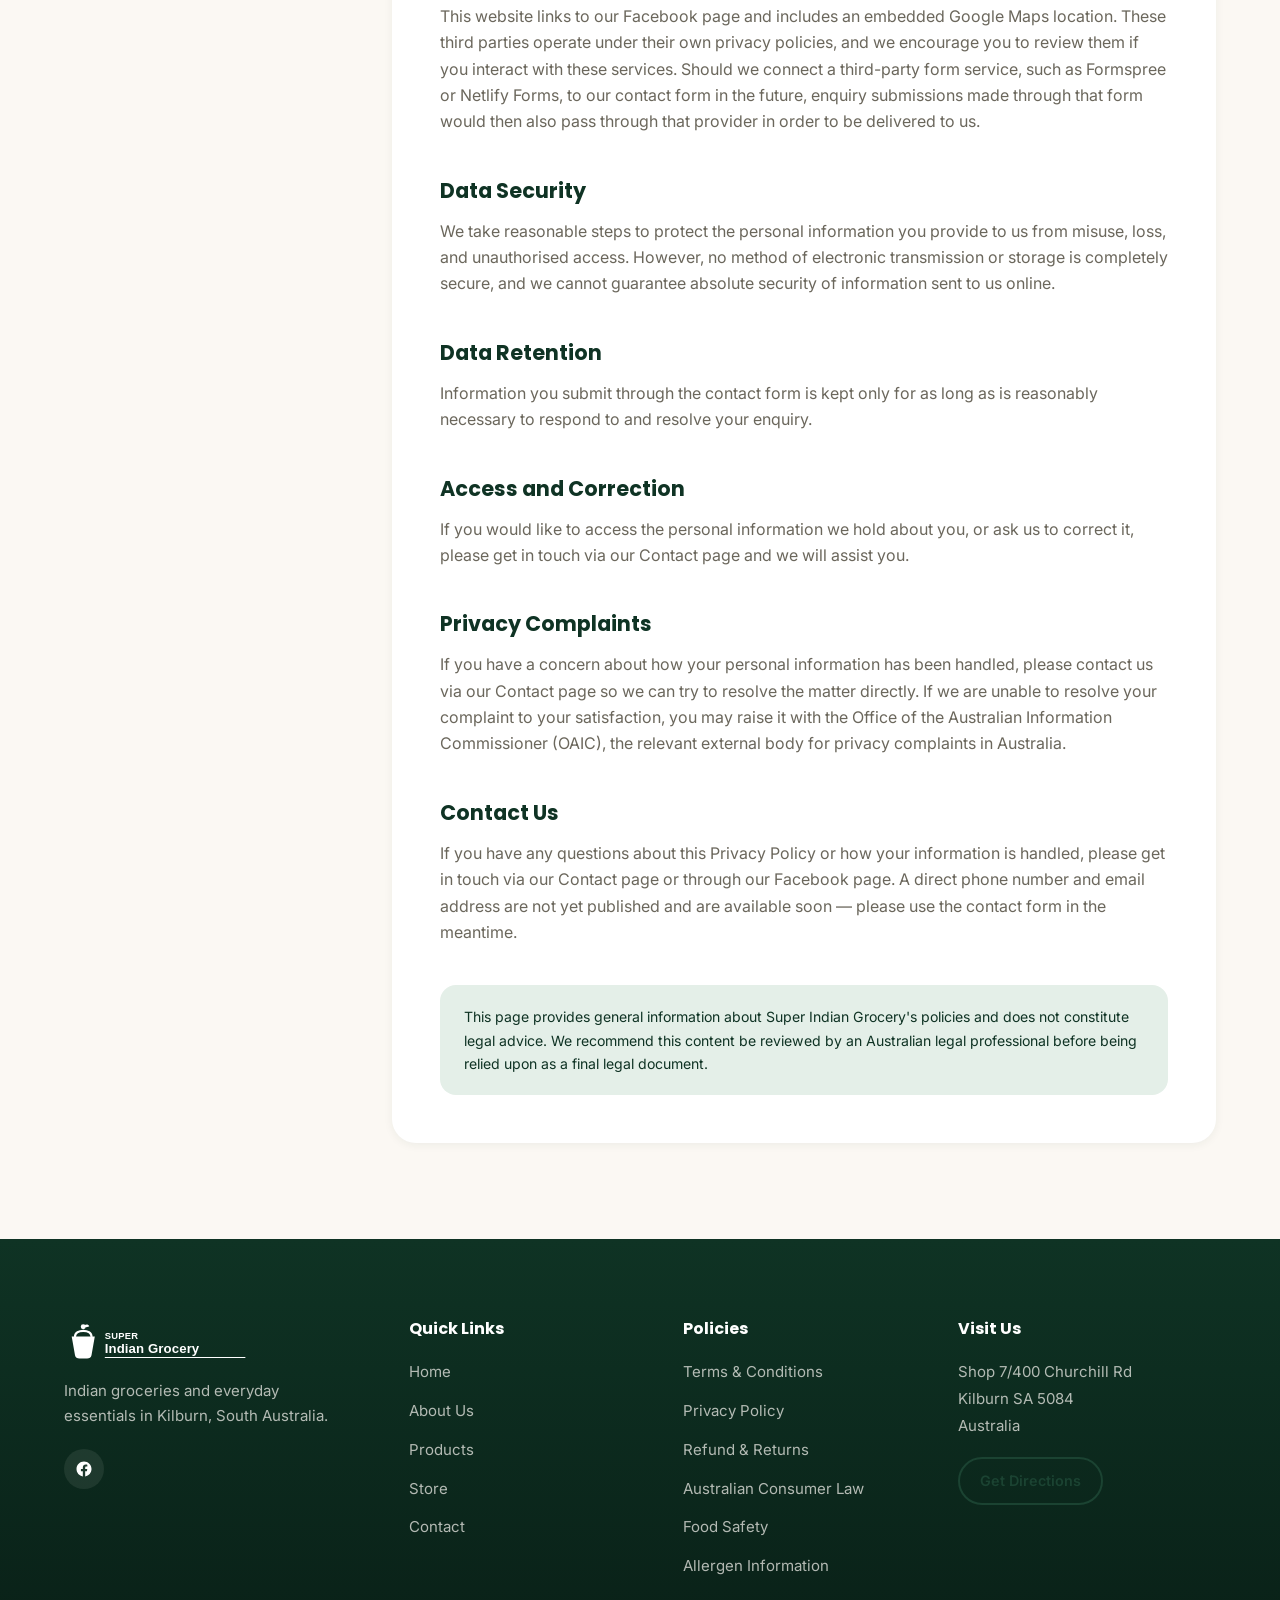
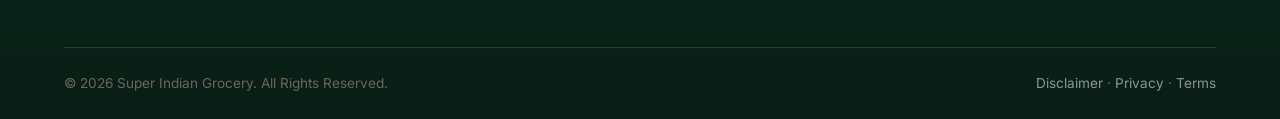
<file: policies/privacy.html>
<!doctype html>
<html lang="en-AU">
<head>
<meta charset="UTF-8">
<meta name="viewport" content="width=device-width, initial-scale=1.0">
<title>Privacy Policy | Super Indian Grocery</title>
<meta name="description" content="Learn how Super Indian Grocery handles personal information submitted through the contact form on our informational website for our Indian grocery store in Kilburn, South Australia.">
<link rel="canonical" href="https://www.superindiangrocery.com.au/policies/privacy.html">
<!-- TODO: update canonical URL once the production domain is confirmed -->

<!-- Open Graph -->
<meta property="og:type" content="website">
<meta property="og:site_name" content="Super Indian Grocery">
<meta property="og:title" content="Privacy Policy | Super Indian Grocery">
<meta property="og:description" content="How Super Indian Grocery handles personal information submitted through this website, Kilburn, South Australia.">
<meta property="og:image" content="https://www.superindiangrocery.com.au/assets/images/hero-illustration.svg">
<meta property="og:url" content="https://www.superindiangrocery.com.au/policies/privacy.html">
<meta name="twitter:card" content="summary_large_image">

<link rel="icon" type="image/svg+xml" href="../assets/logo/favicon.svg">
<link rel="preconnect" href="https://fonts.googleapis.com">
<link rel="preconnect" href="https://fonts.gstatic.com" crossorigin>
<link href="https://fonts.googleapis.com/css2?family=Poppins:wght@500;600;700&family=Inter:wght@400;500;600;700&display=swap" rel="stylesheet">
<link rel="stylesheet" href="../css/style.css">
</head>
<body>

<a class="visually-hidden" href="#main-content" style="position:absolute;left:-9999px;">Skip to content</a>

<!-- ============ HEADER ============ -->
<header class="site-header">
  <div class="header-inner">
    <a href="../index.html" class="brand" aria-label="Super Indian Grocery — Home">
      <img src="../assets/logo/logo.svg" alt="Super Indian Grocery logo" width="220" height="52">
    </a>

    <nav class="main-nav" aria-label="Primary navigation">
      <ul class="nav-list">
        <li><a href="../index.html" data-page="index.html">Home</a></li>
        <li><a href="../about.html" data-page="about.html">About Us</a></li>
        <li><a href="../products.html" data-page="products.html">Products</a></li>
        <li><a href="../store.html" data-page="store.html">Store</a></li>
        <li><a href="../contact.html" data-page="contact.html">Contact</a></li>
        <li class="has-dropdown">
          <a href="terms.html" aria-haspopup="true" aria-expanded="false">Policies <span class="dropdown-caret">▾</span></a>
          <ul class="dropdown-menu">
            <li><a href="terms.html">Terms &amp; Conditions</a></li>
            <li><a href="privacy.html">Privacy Policy</a></li>
            <li><a href="refunds.html">Refund &amp; Returns</a></li>
            <li><a href="consumer-law.html">Australian Consumer Law</a></li>
            <li><a href="food-safety.html">Food Safety</a></li>
            <li><a href="allergens.html">Allergen Information</a></li>
            <li><a href="country-of-origin.html">Country of Origin</a></li>
            <li><a href="disclaimer.html">Disclaimer</a></li>
          </ul>
        </li>
      </ul>
    </nav>

    <div class="header-actions">
      <a class="icon-link" href="https://www.facebook.com/superindiangrocery" target="_blank" rel="noopener noreferrer" aria-label="Super Indian Grocery on Facebook">
        <svg viewBox="0 0 24 24" fill="currentColor"><path d="M22 12.06C22 6.5 17.52 2 12 2S2 6.5 2 12.06c0 5 3.66 9.16 8.44 9.94v-7.03H7.9v-2.9h2.54V9.86c0-2.5 1.49-3.89 3.78-3.89 1.1 0 2.24.2 2.24.2v2.46h-1.26c-1.24 0-1.63.77-1.63 1.56v1.87h2.78l-.44 2.9h-2.34V22c4.78-.78 8.44-4.94 8.44-9.94Z"/></svg>
      </a>
      <a class="btn btn-primary btn-sm" href="../store.html">Visit Store</a>
      <button class="hamburger" aria-label="Open menu" aria-expanded="false">
        <span></span><span></span><span></span>
      </button>
    </div>
  </div>

  <div class="mobile-nav" aria-label="Mobile navigation">
    <a href="../index.html" data-page="index.html">Home</a>
    <a href="../about.html" data-page="about.html">About Us</a>
    <a href="../products.html" data-page="products.html">Products</a>
    <a href="../store.html" data-page="store.html">Store</a>
    <a href="../contact.html" data-page="contact.html">Contact</a>
    <button class="mobile-accordion-trigger" aria-expanded="false">Policies <span class="dropdown-caret">▾</span></button>
    <div class="mobile-accordion-panel">
      <a href="terms.html">Terms &amp; Conditions</a>
      <a href="privacy.html">Privacy Policy</a>
      <a href="refunds.html">Refund &amp; Returns</a>
      <a href="consumer-law.html">Australian Consumer Law</a>
      <a href="food-safety.html">Food Safety</a>
      <a href="allergens.html">Allergen Information</a>
      <a href="country-of-origin.html">Country of Origin</a>
      <a href="disclaimer.html">Disclaimer</a>
    </div>
    <div class="mobile-cta">
      <a class="btn btn-primary btn-block" href="../store.html">Visit Store</a>
      <a class="btn btn-outline btn-block" href="https://www.facebook.com/superindiangrocery" target="_blank" rel="noopener noreferrer">Follow on Facebook</a>
    </div>
  </div>
</header>

<main id="main-content">
  <section class="page-hero">
    <div class="container">
      <p class="breadcrumb"><a href="../index.html">Home</a> / <span>Privacy Policy</span></p>
      <h1>Privacy Policy</h1>
      <p>How we handle personal information submitted to us through the contact form on this website.</p>
    </div>
  </section>

  <section>
    <div class="container policy-layout">
      <aside class="policy-nav" aria-label="Policy pages">
        <h4>Policies</h4>
        <a href="terms.html" data-page="terms.html">Terms &amp; Conditions</a>
        <a href="privacy.html" data-page="privacy.html">Privacy Policy</a>
        <a href="refunds.html" data-page="refunds.html">Refund &amp; Returns</a>
        <a href="consumer-law.html" data-page="consumer-law.html">Australian Consumer Law</a>
        <a href="food-safety.html" data-page="food-safety.html">Food Safety</a>
        <a href="allergens.html" data-page="allergens.html">Allergen Information</a>
        <a href="country-of-origin.html" data-page="country-of-origin.html">Country of Origin</a>
        <a href="disclaimer.html" data-page="disclaimer.html">Disclaimer</a>
      </aside>

      <article class="policy-content">
        <span class="policy-updated">Last updated: September 2026</span>

        <h2>Introduction</h2>
        <p>This Privacy Policy explains how Super Indian Grocery collects, uses and protects personal information handled through this website. Super Indian Grocery is a local Indian grocery store located at Shop 7/400 Churchill Rd, Kilburn SA 5084, Australia. This website is provided for general informational purposes only, and we are committed to being clear about the limited personal information this site handles.</p>

        <h2>Information We Collect</h2>
        <p>This website does not have customer accounts, logins, or any online payment or ordering facility. All purchases take place in person, in-store, so we do not collect any payment details or account information through this website. The only personal information we collect through this site is information you choose to provide voluntarily by submitting our contact form, which may include your name, email address, phone number and the content of your message.</p>

        <h2>Contact Form Information</h2>
        <p>When you submit the contact form on this website, the details you provide are used to respond to your enquiry. We only ask for the information reasonably needed to understand and reply to what you have sent us.</p>

        <h2>How We Use Your Information</h2>
        <p>We only use the personal information you provide for the purpose you provided it — generally, to respond to your enquiry or question. We do not sell your personal information, and we will not use it for unrelated marketing purposes without your consent.</p>

        <h2>Website Analytics and Cookies</h2>
        <p>This website may, now or in the future, use standard website analytics or cookie technologies to help us understand general visitor traffic and improve the site. Any such tools would collect general, non-identifying browsing information rather than personal details. Most web browsers can be set to refuse cookies or to alert you when a cookie is being placed, should you wish to manage this.</p>

        <h2>Third-Party Services</h2>
        <p>This website links to our Facebook page and includes an embedded Google Maps location. These third parties operate under their own privacy policies, and we encourage you to review them if you interact with these services. Should we connect a third-party form service, such as Formspree or Netlify Forms, to our contact form in the future, enquiry submissions made through that form would then also pass through that provider in order to be delivered to us.</p>

        <h2>Data Security</h2>
        <p>We take reasonable steps to protect the personal information you provide to us from misuse, loss, and unauthorised access. However, no method of electronic transmission or storage is completely secure, and we cannot guarantee absolute security of information sent to us online.</p>

        <h2>Data Retention</h2>
        <p>Information you submit through the contact form is kept only for as long as is reasonably necessary to respond to and resolve your enquiry.</p>

        <h2>Access and Correction</h2>
        <p>If you would like to access the personal information we hold about you, or ask us to correct it, please get in touch via our <a href="../contact.html">Contact page</a> and we will assist you.</p>

        <h2>Privacy Complaints</h2>
        <p>If you have a concern about how your personal information has been handled, please contact us via our <a href="../contact.html">Contact page</a> so we can try to resolve the matter directly. If we are unable to resolve your complaint to your satisfaction, you may raise it with the Office of the Australian Information Commissioner (OAIC), the relevant external body for privacy complaints in Australia.</p>

        <h2>Contact Us</h2>
        <p>If you have any questions about this Privacy Policy or how your information is handled, please get in touch via our <a href="../contact.html">Contact page</a> or through our <a href="https://www.facebook.com/superindiangrocery" target="_blank" rel="noopener noreferrer">Facebook page</a>. A direct phone number and email address are not yet published and are available soon — please use the contact form in the meantime.</p>

        <div class="policy-disclaimer-box">This page provides general information about Super Indian Grocery's policies and does not constitute legal advice. We recommend this content be reviewed by an Australian legal professional before being relied upon as a final legal document.</div>
      </article>
    </div>
  </section>
</main>

<!-- ============ FOOTER ============ -->
<footer class="site-footer">
  <div class="container">
    <div class="footer-grid">
      <div class="footer-brand">
        <img src="../assets/logo/logo.svg" alt="Super Indian Grocery logo">
        <p>Indian groceries and everyday essentials in Kilburn, South Australia.</p>
        <div class="footer-social" style="margin-top:20px;">
          <a href="https://www.facebook.com/superindiangrocery" target="_blank" rel="noopener noreferrer" aria-label="Super Indian Grocery on Facebook">
            <svg viewBox="0 0 24 24" fill="currentColor"><path d="M22 12.06C22 6.5 17.52 2 12 2S2 6.5 2 12.06c0 5 3.66 9.16 8.44 9.94v-7.03H7.9v-2.9h2.54V9.86c0-2.5 1.49-3.89 3.78-3.89 1.1 0 2.24.2 2.24.2v2.46h-1.26c-1.24 0-1.63.77-1.63 1.56v1.87h2.78l-.44 2.9h-2.34V22c4.78-.78 8.44-4.94 8.44-9.94Z"/></svg>
          </a>
        </div>
      </div>
      <div class="footer-col">
        <h4>Quick Links</h4>
        <ul>
          <li><a href="../index.html">Home</a></li>
          <li><a href="../about.html">About Us</a></li>
          <li><a href="../products.html">Products</a></li>
          <li><a href="../store.html">Store</a></li>
          <li><a href="../contact.html">Contact</a></li>
        </ul>
      </div>
      <div class="footer-col">
        <h4>Policies</h4>
        <ul>
          <li><a href="terms.html">Terms &amp; Conditions</a></li>
          <li><a href="privacy.html">Privacy Policy</a></li>
          <li><a href="refunds.html">Refund &amp; Returns</a></li>
          <li><a href="consumer-law.html">Australian Consumer Law</a></li>
          <li><a href="food-safety.html">Food Safety</a></li>
          <li><a href="allergens.html">Allergen Information</a></li>
        </ul>
      </div>
      <div class="footer-col">
        <h4>Visit Us</h4>
        <address class="footer-address">
          Shop 7/400 Churchill Rd<br>
          Kilburn SA 5084<br>
          Australia
        </address>
        <a class="btn btn-outline btn-sm" href="https://www.google.com/maps/search/?api=1&query=Shop+7%2F400+Churchill+Rd%2C+Kilburn+SA+5084%2C+Australia" target="_blank" rel="noopener noreferrer">Get Directions</a>
      </div>
    </div>
    <div class="footer-bottom">
      <p>&copy; <span id="current-year">2026</span> Super Indian Grocery. All Rights Reserved.</p>
      <p><a href="disclaimer.html">Disclaimer</a> &middot; <a href="privacy.html">Privacy</a> &middot; <a href="terms.html">Terms</a></p>
    </div>
  </div>
</footer>

<button class="back-to-top" aria-label="Back to top">
  <svg viewBox="0 0 24 24" fill="none" stroke="currentColor" stroke-width="2"><path d="M12 19V5"/><path d="m5 12 7-7 7 7"/></svg>
</button>

<script src="../js/main.js"></script>
</body>
</html>
</file>
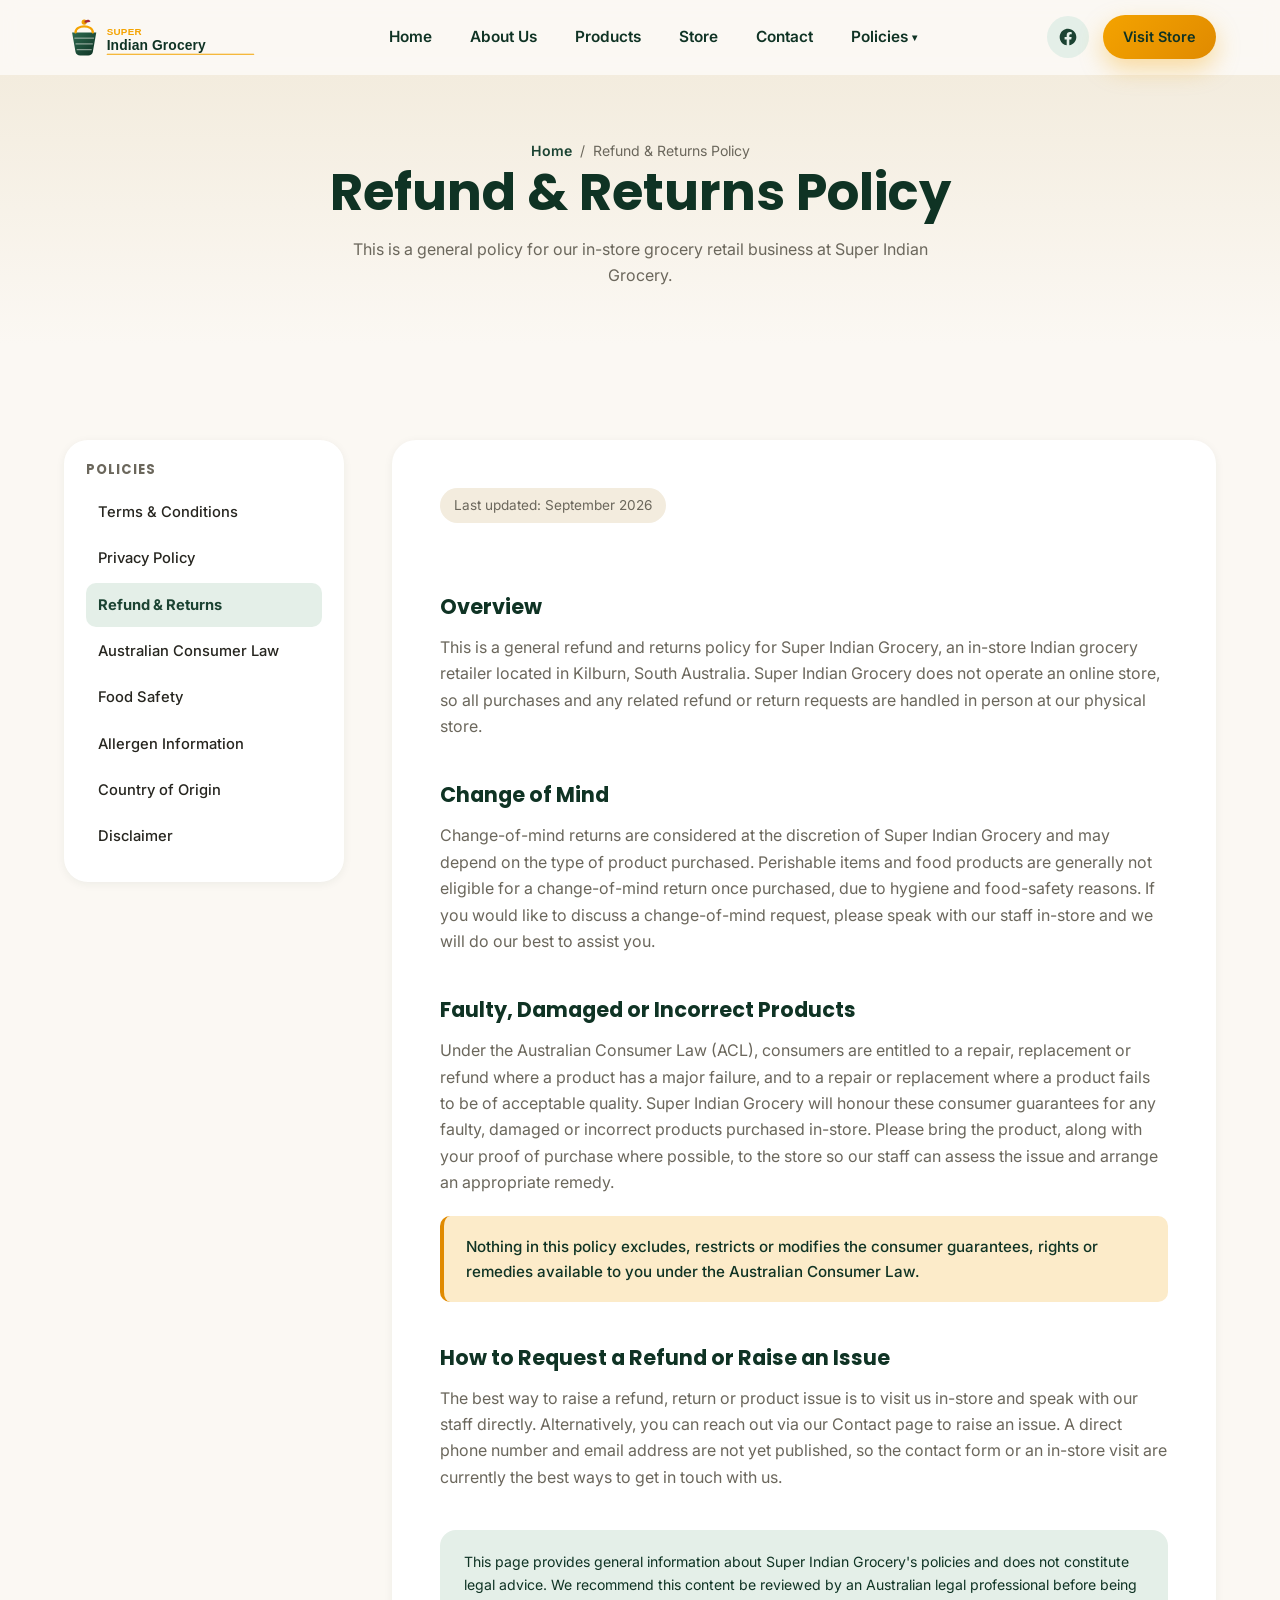
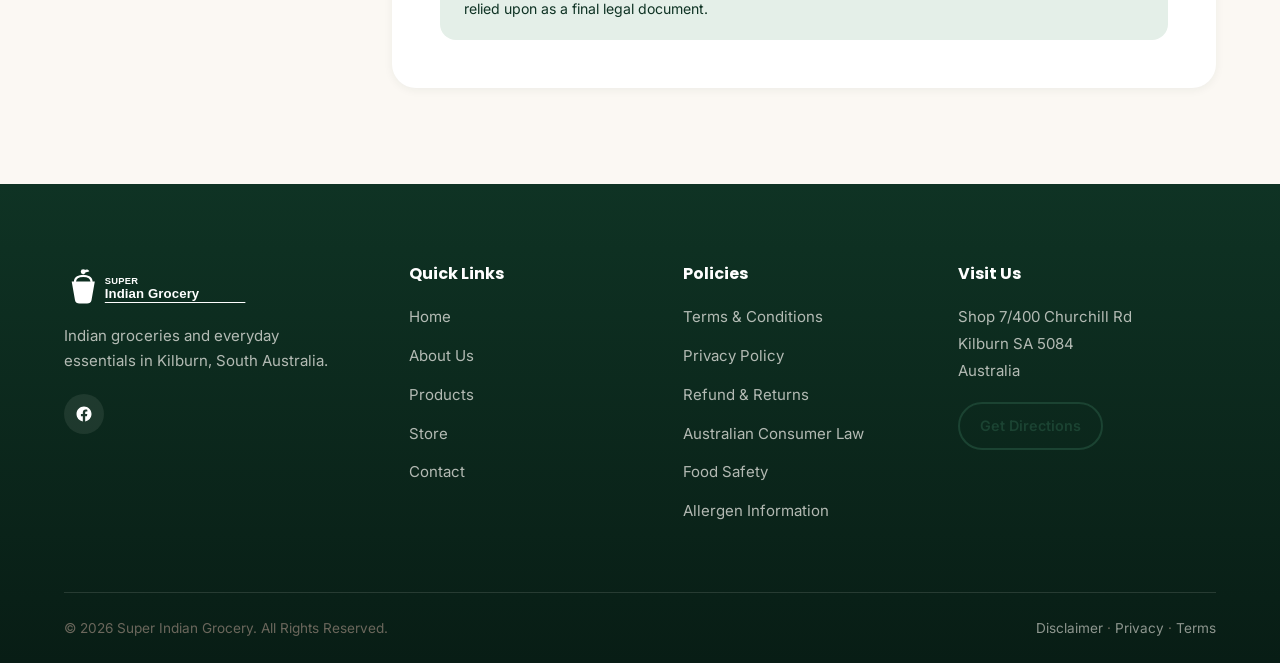
<file: policies/refunds.html>
<!doctype html>
<html lang="en-AU">
<head>
<meta charset="UTF-8">
<meta name="viewport" content="width=device-width, initial-scale=1.0">
<title>Refund &amp; Returns Policy | Super Indian Grocery</title>
<meta name="description" content="Learn about the refund and returns policy for Super Indian Grocery, our in-store Indian grocery retailer in Kilburn, South Australia.">
<link rel="canonical" href="https://www.superindiangrocery.com.au/policies/refunds.html">
<!-- TODO: update canonical URL once the production domain is confirmed -->

<!-- Open Graph -->
<meta property="og:type" content="website">
<meta property="og:site_name" content="Super Indian Grocery">
<meta property="og:title" content="Refund &amp; Returns Policy | Super Indian Grocery">
<meta property="og:description" content="Refund and returns policy for Super Indian Grocery, an in-store Indian grocery retailer in Kilburn, South Australia.">
<meta property="og:image" content="https://www.superindiangrocery.com.au/assets/images/hero-illustration.svg">
<meta property="og:url" content="https://www.superindiangrocery.com.au/policies/refunds.html">
<meta name="twitter:card" content="summary_large_image">

<link rel="icon" type="image/svg+xml" href="../assets/logo/favicon.svg">
<link rel="preconnect" href="https://fonts.googleapis.com">
<link rel="preconnect" href="https://fonts.gstatic.com" crossorigin>
<link href="https://fonts.googleapis.com/css2?family=Poppins:wght@500;600;700&family=Inter:wght@400;500;600;700&display=swap" rel="stylesheet">
<link rel="stylesheet" href="../css/style.css">
</head>
<body>

<a class="visually-hidden" href="#main-content" style="position:absolute;left:-9999px;">Skip to content</a>

<!-- ============ HEADER ============ -->
<header class="site-header">
  <div class="header-inner">
    <a href="../index.html" class="brand" aria-label="Super Indian Grocery — Home">
      <img src="../assets/logo/logo.svg" alt="Super Indian Grocery logo" width="220" height="52">
    </a>

    <nav class="main-nav" aria-label="Primary navigation">
      <ul class="nav-list">
        <li><a href="../index.html" data-page="index.html">Home</a></li>
        <li><a href="../about.html" data-page="about.html">About Us</a></li>
        <li><a href="../products.html" data-page="products.html">Products</a></li>
        <li><a href="../store.html" data-page="store.html">Store</a></li>
        <li><a href="../contact.html" data-page="contact.html">Contact</a></li>
        <li class="has-dropdown">
          <a href="terms.html" aria-haspopup="true" aria-expanded="false">Policies <span class="dropdown-caret">▾</span></a>
          <ul class="dropdown-menu">
            <li><a href="terms.html">Terms &amp; Conditions</a></li>
            <li><a href="privacy.html">Privacy Policy</a></li>
            <li><a href="refunds.html">Refund &amp; Returns</a></li>
            <li><a href="consumer-law.html">Australian Consumer Law</a></li>
            <li><a href="food-safety.html">Food Safety</a></li>
            <li><a href="allergens.html">Allergen Information</a></li>
            <li><a href="country-of-origin.html">Country of Origin</a></li>
            <li><a href="disclaimer.html">Disclaimer</a></li>
          </ul>
        </li>
      </ul>
    </nav>

    <div class="header-actions">
      <a class="icon-link" href="https://www.facebook.com/superindiangrocery" target="_blank" rel="noopener noreferrer" aria-label="Super Indian Grocery on Facebook">
        <svg viewBox="0 0 24 24" fill="currentColor"><path d="M22 12.06C22 6.5 17.52 2 12 2S2 6.5 2 12.06c0 5 3.66 9.16 8.44 9.94v-7.03H7.9v-2.9h2.54V9.86c0-2.5 1.49-3.89 3.78-3.89 1.1 0 2.24.2 2.24.2v2.46h-1.26c-1.24 0-1.63.77-1.63 1.56v1.87h2.78l-.44 2.9h-2.34V22c4.78-.78 8.44-4.94 8.44-9.94Z"/></svg>
      </a>
      <a class="btn btn-primary btn-sm" href="../store.html">Visit Store</a>
      <button class="hamburger" aria-label="Open menu" aria-expanded="false">
        <span></span><span></span><span></span>
      </button>
    </div>
  </div>

  <div class="mobile-nav" aria-label="Mobile navigation">
    <a href="../index.html" data-page="index.html">Home</a>
    <a href="../about.html" data-page="about.html">About Us</a>
    <a href="../products.html" data-page="products.html">Products</a>
    <a href="../store.html" data-page="store.html">Store</a>
    <a href="../contact.html" data-page="contact.html">Contact</a>
    <button class="mobile-accordion-trigger" aria-expanded="false">Policies <span class="dropdown-caret">▾</span></button>
    <div class="mobile-accordion-panel">
      <a href="terms.html">Terms &amp; Conditions</a>
      <a href="privacy.html">Privacy Policy</a>
      <a href="refunds.html">Refund &amp; Returns</a>
      <a href="consumer-law.html">Australian Consumer Law</a>
      <a href="food-safety.html">Food Safety</a>
      <a href="allergens.html">Allergen Information</a>
      <a href="country-of-origin.html">Country of Origin</a>
      <a href="disclaimer.html">Disclaimer</a>
    </div>
    <div class="mobile-cta">
      <a class="btn btn-primary btn-block" href="../store.html">Visit Store</a>
      <a class="btn btn-outline btn-block" href="https://www.facebook.com/superindiangrocery" target="_blank" rel="noopener noreferrer">Follow on Facebook</a>
    </div>
  </div>
</header>

<main id="main-content">
  <section class="page-hero">
    <div class="container">
      <p class="breadcrumb"><a href="../index.html">Home</a> / <span>Refund &amp; Returns Policy</span></p>
      <h1>Refund &amp; Returns Policy</h1>
      <p>This is a general policy for our in-store grocery retail business at Super Indian Grocery.</p>
    </div>
  </section>

  <section>
    <div class="container policy-layout">
      <aside class="policy-nav" aria-label="Policy pages">
        <h4>Policies</h4>
        <a href="terms.html" data-page="terms.html">Terms &amp; Conditions</a>
        <a href="privacy.html" data-page="privacy.html">Privacy Policy</a>
        <a href="refunds.html" data-page="refunds.html">Refund &amp; Returns</a>
        <a href="consumer-law.html" data-page="consumer-law.html">Australian Consumer Law</a>
        <a href="food-safety.html" data-page="food-safety.html">Food Safety</a>
        <a href="allergens.html" data-page="allergens.html">Allergen Information</a>
        <a href="country-of-origin.html" data-page="country-of-origin.html">Country of Origin</a>
        <a href="disclaimer.html" data-page="disclaimer.html">Disclaimer</a>
      </aside>

      <article class="policy-content">
        <span class="policy-updated">Last updated: September 2026</span>

        <h2>Overview</h2>
        <p>This is a general refund and returns policy for Super Indian Grocery, an in-store Indian grocery retailer located in Kilburn, South Australia. Super Indian Grocery does not operate an online store, so all purchases and any related refund or return requests are handled in person at our physical store.</p>

        <h2>Change of Mind</h2>
        <p>Change-of-mind returns are considered at the discretion of Super Indian Grocery and may depend on the type of product purchased. Perishable items and food products are generally not eligible for a change-of-mind return once purchased, due to hygiene and food-safety reasons. If you would like to discuss a change-of-mind request, please speak with our staff in-store and we will do our best to assist you.</p>

        <h2>Faulty, Damaged or Incorrect Products</h2>
        <p>Under the Australian Consumer Law (ACL), consumers are entitled to a repair, replacement or refund where a product has a major failure, and to a repair or replacement where a product fails to be of acceptable quality. Super Indian Grocery will honour these consumer guarantees for any faulty, damaged or incorrect products purchased in-store. Please bring the product, along with your proof of purchase where possible, to the store so our staff can assess the issue and arrange an appropriate remedy.</p>

        <div class="policy-callout">Nothing in this policy excludes, restricts or modifies the consumer guarantees, rights or remedies available to you under the Australian Consumer Law.</div>

        <h2>How to Request a Refund or Raise an Issue</h2>
        <p>The best way to raise a refund, return or product issue is to visit us in-store and speak with our staff directly. Alternatively, you can reach out via our <a href="../contact.html">Contact page</a> to raise an issue. A direct phone number and email address are not yet published, so the contact form or an in-store visit are currently the best ways to get in touch with us.</p>

        <div class="policy-disclaimer-box">This page provides general information about Super Indian Grocery's policies and does not constitute legal advice. We recommend this content be reviewed by an Australian legal professional before being relied upon as a final legal document.</div>
      </article>
    </div>
  </section>
</main>

<!-- ============ FOOTER ============ -->
<footer class="site-footer">
  <div class="container">
    <div class="footer-grid">
      <div class="footer-brand">
        <img src="../assets/logo/logo.svg" alt="Super Indian Grocery logo">
        <p>Indian groceries and everyday essentials in Kilburn, South Australia.</p>
        <div class="footer-social" style="margin-top:20px;">
          <a href="https://www.facebook.com/superindiangrocery" target="_blank" rel="noopener noreferrer" aria-label="Super Indian Grocery on Facebook">
            <svg viewBox="0 0 24 24" fill="currentColor"><path d="M22 12.06C22 6.5 17.52 2 12 2S2 6.5 2 12.06c0 5 3.66 9.16 8.44 9.94v-7.03H7.9v-2.9h2.54V9.86c0-2.5 1.49-3.89 3.78-3.89 1.1 0 2.24.2 2.24.2v2.46h-1.26c-1.24 0-1.63.77-1.63 1.56v1.87h2.78l-.44 2.9h-2.34V22c4.78-.78 8.44-4.94 8.44-9.94Z"/></svg>
          </a>
        </div>
      </div>
      <div class="footer-col">
        <h4>Quick Links</h4>
        <ul>
          <li><a href="../index.html">Home</a></li>
          <li><a href="../about.html">About Us</a></li>
          <li><a href="../products.html">Products</a></li>
          <li><a href="../store.html">Store</a></li>
          <li><a href="../contact.html">Contact</a></li>
        </ul>
      </div>
      <div class="footer-col">
        <h4>Policies</h4>
        <ul>
          <li><a href="terms.html">Terms &amp; Conditions</a></li>
          <li><a href="privacy.html">Privacy Policy</a></li>
          <li><a href="refunds.html">Refund &amp; Returns</a></li>
          <li><a href="consumer-law.html">Australian Consumer Law</a></li>
          <li><a href="food-safety.html">Food Safety</a></li>
          <li><a href="allergens.html">Allergen Information</a></li>
        </ul>
      </div>
      <div class="footer-col">
        <h4>Visit Us</h4>
        <address class="footer-address">
          Shop 7/400 Churchill Rd<br>
          Kilburn SA 5084<br>
          Australia
        </address>
        <a class="btn btn-outline btn-sm" href="https://www.google.com/maps/search/?api=1&query=Shop+7%2F400+Churchill+Rd%2C+Kilburn+SA+5084%2C+Australia" target="_blank" rel="noopener noreferrer">Get Directions</a>
      </div>
    </div>
    <div class="footer-bottom">
      <p>&copy; <span id="current-year">2026</span> Super Indian Grocery. All Rights Reserved.</p>
      <p><a href="disclaimer.html">Disclaimer</a> &middot; <a href="privacy.html">Privacy</a> &middot; <a href="terms.html">Terms</a></p>
    </div>
  </div>
</footer>

<button class="back-to-top" aria-label="Back to top">
  <svg viewBox="0 0 24 24" fill="none" stroke="currentColor" stroke-width="2"><path d="M12 19V5"/><path d="m5 12 7-7 7 7"/></svg>
</button>

<script src="../js/main.js"></script>
</body>
</html>
</file>
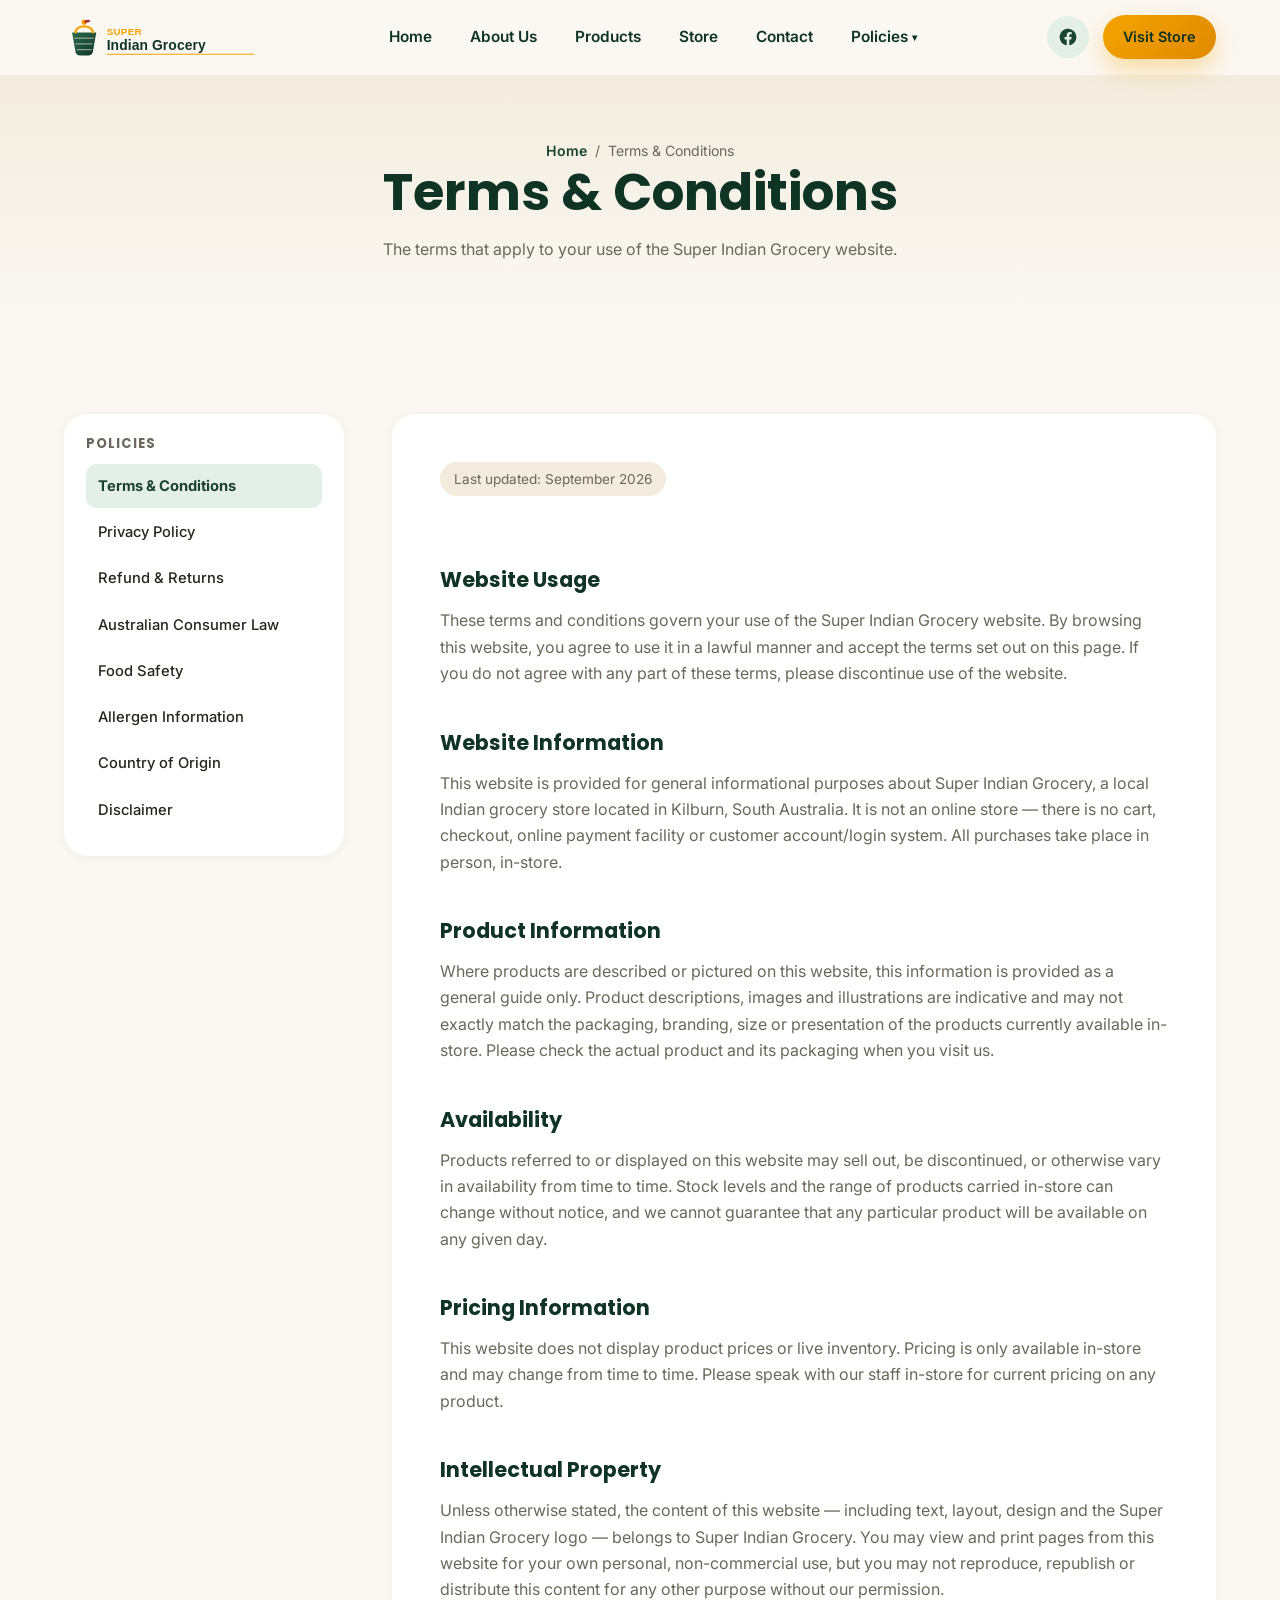
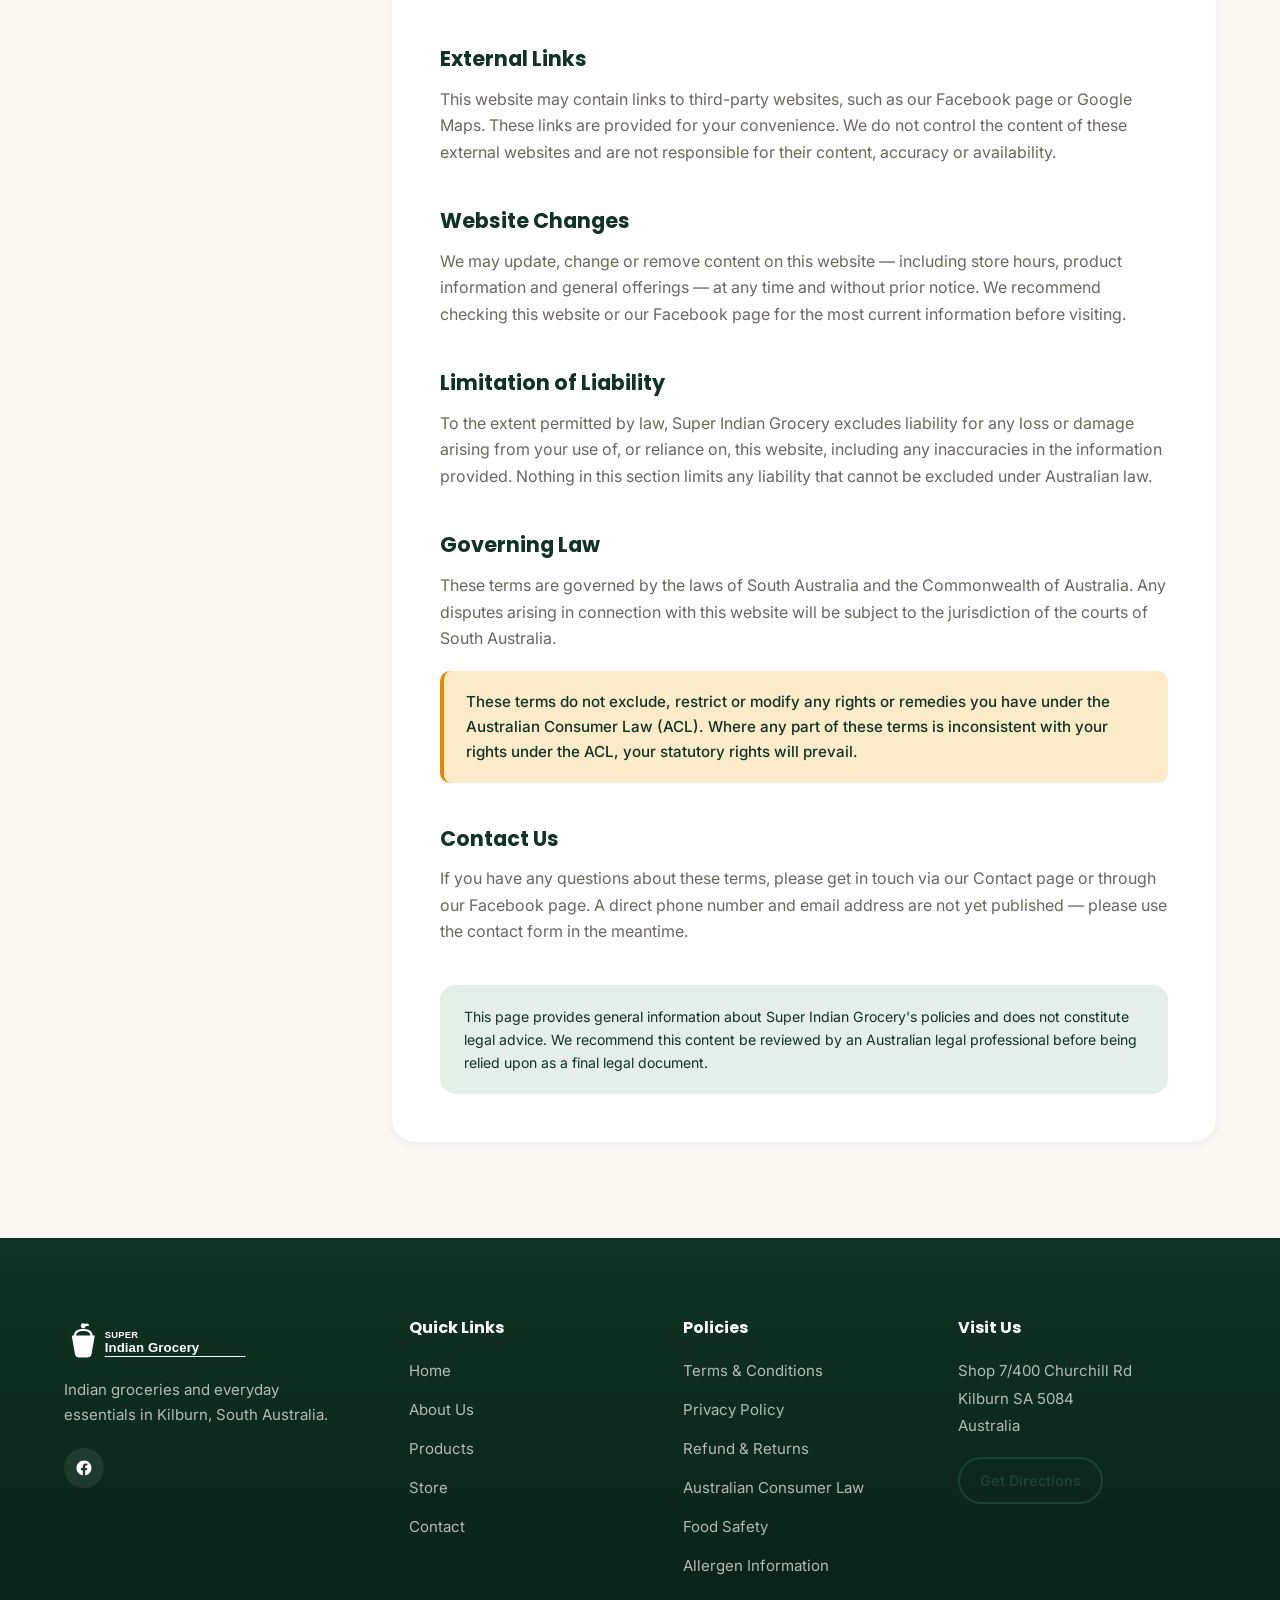
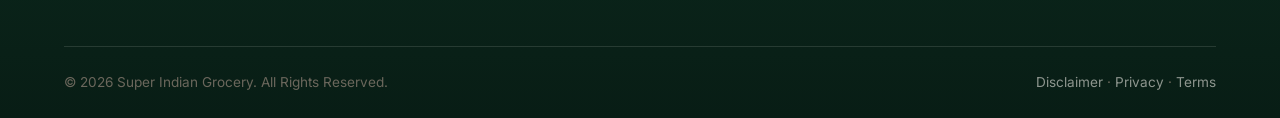
<file: policies/terms.html>
<!doctype html>
<html lang="en-AU">
<head>
<meta charset="UTF-8">
<meta name="viewport" content="width=device-width, initial-scale=1.0">
<title>Terms &amp; Conditions | Super Indian Grocery</title>
<meta name="description" content="Read the terms and conditions for using the Super Indian Grocery website, an informational site for our Indian grocery store in Kilburn, South Australia.">
<link rel="canonical" href="https://www.superindiangrocery.com.au/policies/terms.html">
<!-- TODO: update canonical URL once the production domain is confirmed -->

<!-- Open Graph -->
<meta property="og:type" content="website">
<meta property="og:site_name" content="Super Indian Grocery">
<meta property="og:title" content="Terms &amp; Conditions | Super Indian Grocery">
<meta property="og:description" content="Terms and conditions for using the Super Indian Grocery website, Kilburn, South Australia.">
<meta property="og:image" content="https://www.superindiangrocery.com.au/assets/images/hero-illustration.svg">
<meta property="og:url" content="https://www.superindiangrocery.com.au/policies/terms.html">
<meta name="twitter:card" content="summary_large_image">

<link rel="icon" type="image/svg+xml" href="../assets/logo/favicon.svg">
<link rel="preconnect" href="https://fonts.googleapis.com">
<link rel="preconnect" href="https://fonts.gstatic.com" crossorigin>
<link href="https://fonts.googleapis.com/css2?family=Poppins:wght@500;600;700&family=Inter:wght@400;500;600;700&display=swap" rel="stylesheet">
<link rel="stylesheet" href="../css/style.css">
</head>
<body>

<a class="visually-hidden" href="#main-content" style="position:absolute;left:-9999px;">Skip to content</a>

<!-- ============ HEADER ============ -->
<header class="site-header">
  <div class="header-inner">
    <a href="../index.html" class="brand" aria-label="Super Indian Grocery — Home">
      <img src="../assets/logo/logo.svg" alt="Super Indian Grocery logo" width="220" height="52">
    </a>

    <nav class="main-nav" aria-label="Primary navigation">
      <ul class="nav-list">
        <li><a href="../index.html" data-page="index.html">Home</a></li>
        <li><a href="../about.html" data-page="about.html">About Us</a></li>
        <li><a href="../products.html" data-page="products.html">Products</a></li>
        <li><a href="../store.html" data-page="store.html">Store</a></li>
        <li><a href="../contact.html" data-page="contact.html">Contact</a></li>
        <li class="has-dropdown">
          <a href="terms.html" aria-haspopup="true" aria-expanded="false">Policies <span class="dropdown-caret">▾</span></a>
          <ul class="dropdown-menu">
            <li><a href="terms.html">Terms &amp; Conditions</a></li>
            <li><a href="privacy.html">Privacy Policy</a></li>
            <li><a href="refunds.html">Refund &amp; Returns</a></li>
            <li><a href="consumer-law.html">Australian Consumer Law</a></li>
            <li><a href="food-safety.html">Food Safety</a></li>
            <li><a href="allergens.html">Allergen Information</a></li>
            <li><a href="country-of-origin.html">Country of Origin</a></li>
            <li><a href="disclaimer.html">Disclaimer</a></li>
          </ul>
        </li>
      </ul>
    </nav>

    <div class="header-actions">
      <a class="icon-link" href="https://www.facebook.com/superindiangrocery" target="_blank" rel="noopener noreferrer" aria-label="Super Indian Grocery on Facebook">
        <svg viewBox="0 0 24 24" fill="currentColor"><path d="M22 12.06C22 6.5 17.52 2 12 2S2 6.5 2 12.06c0 5 3.66 9.16 8.44 9.94v-7.03H7.9v-2.9h2.54V9.86c0-2.5 1.49-3.89 3.78-3.89 1.1 0 2.24.2 2.24.2v2.46h-1.26c-1.24 0-1.63.77-1.63 1.56v1.87h2.78l-.44 2.9h-2.34V22c4.78-.78 8.44-4.94 8.44-9.94Z"/></svg>
      </a>
      <a class="btn btn-primary btn-sm" href="../store.html">Visit Store</a>
      <button class="hamburger" aria-label="Open menu" aria-expanded="false">
        <span></span><span></span><span></span>
      </button>
    </div>
  </div>

  <div class="mobile-nav" aria-label="Mobile navigation">
    <a href="../index.html" data-page="index.html">Home</a>
    <a href="../about.html" data-page="about.html">About Us</a>
    <a href="../products.html" data-page="products.html">Products</a>
    <a href="../store.html" data-page="store.html">Store</a>
    <a href="../contact.html" data-page="contact.html">Contact</a>
    <button class="mobile-accordion-trigger" aria-expanded="false">Policies <span class="dropdown-caret">▾</span></button>
    <div class="mobile-accordion-panel">
      <a href="terms.html">Terms &amp; Conditions</a>
      <a href="privacy.html">Privacy Policy</a>
      <a href="refunds.html">Refund &amp; Returns</a>
      <a href="consumer-law.html">Australian Consumer Law</a>
      <a href="food-safety.html">Food Safety</a>
      <a href="allergens.html">Allergen Information</a>
      <a href="country-of-origin.html">Country of Origin</a>
      <a href="disclaimer.html">Disclaimer</a>
    </div>
    <div class="mobile-cta">
      <a class="btn btn-primary btn-block" href="../store.html">Visit Store</a>
      <a class="btn btn-outline btn-block" href="https://www.facebook.com/superindiangrocery" target="_blank" rel="noopener noreferrer">Follow on Facebook</a>
    </div>
  </div>
</header>

<main id="main-content">
  <section class="page-hero">
    <div class="container">
      <p class="breadcrumb"><a href="../index.html">Home</a> / <span>Terms &amp; Conditions</span></p>
      <h1>Terms &amp; Conditions</h1>
      <p>The terms that apply to your use of the Super Indian Grocery website.</p>
    </div>
  </section>

  <section>
    <div class="container policy-layout">
      <aside class="policy-nav" aria-label="Policy pages">
        <h4>Policies</h4>
        <a href="terms.html" data-page="terms.html">Terms &amp; Conditions</a>
        <a href="privacy.html" data-page="privacy.html">Privacy Policy</a>
        <a href="refunds.html" data-page="refunds.html">Refund &amp; Returns</a>
        <a href="consumer-law.html" data-page="consumer-law.html">Australian Consumer Law</a>
        <a href="food-safety.html" data-page="food-safety.html">Food Safety</a>
        <a href="allergens.html" data-page="allergens.html">Allergen Information</a>
        <a href="country-of-origin.html" data-page="country-of-origin.html">Country of Origin</a>
        <a href="disclaimer.html" data-page="disclaimer.html">Disclaimer</a>
      </aside>

      <article class="policy-content">
        <span class="policy-updated">Last updated: September 2026</span>

        <h2>Website Usage</h2>
        <p>These terms and conditions govern your use of the Super Indian Grocery website. By browsing this website, you agree to use it in a lawful manner and accept the terms set out on this page. If you do not agree with any part of these terms, please discontinue use of the website.</p>

        <h2>Website Information</h2>
        <p>This website is provided for general informational purposes about Super Indian Grocery, a local Indian grocery store located in Kilburn, South Australia. It is not an online store — there is no cart, checkout, online payment facility or customer account/login system. All purchases take place in person, in-store.</p>

        <h2>Product Information</h2>
        <p>Where products are described or pictured on this website, this information is provided as a general guide only. Product descriptions, images and illustrations are indicative and may not exactly match the packaging, branding, size or presentation of the products currently available in-store. Please check the actual product and its packaging when you visit us.</p>

        <h2>Availability</h2>
        <p>Products referred to or displayed on this website may sell out, be discontinued, or otherwise vary in availability from time to time. Stock levels and the range of products carried in-store can change without notice, and we cannot guarantee that any particular product will be available on any given day.</p>

        <h2>Pricing Information</h2>
        <p>This website does not display product prices or live inventory. Pricing is only available in-store and may change from time to time. Please speak with our staff in-store for current pricing on any product.</p>

        <h2>Intellectual Property</h2>
        <p>Unless otherwise stated, the content of this website — including text, layout, design and the Super Indian Grocery logo — belongs to Super Indian Grocery. You may view and print pages from this website for your own personal, non-commercial use, but you may not reproduce, republish or distribute this content for any other purpose without our permission.</p>

        <h2>External Links</h2>
        <p>This website may contain links to third-party websites, such as our Facebook page or Google Maps. These links are provided for your convenience. We do not control the content of these external websites and are not responsible for their content, accuracy or availability.</p>

        <h2>Website Changes</h2>
        <p>We may update, change or remove content on this website — including store hours, product information and general offerings — at any time and without prior notice. We recommend checking this website or our Facebook page for the most current information before visiting.</p>

        <h2>Limitation of Liability</h2>
        <p>To the extent permitted by law, Super Indian Grocery excludes liability for any loss or damage arising from your use of, or reliance on, this website, including any inaccuracies in the information provided. Nothing in this section limits any liability that cannot be excluded under Australian law.</p>

        <h2>Governing Law</h2>
        <p>These terms are governed by the laws of South Australia and the Commonwealth of Australia. Any disputes arising in connection with this website will be subject to the jurisdiction of the courts of South Australia.</p>

        <div class="policy-callout">These terms do not exclude, restrict or modify any rights or remedies you have under the Australian Consumer Law (ACL). Where any part of these terms is inconsistent with your rights under the ACL, your statutory rights will prevail.</div>

        <h2>Contact Us</h2>
        <p>If you have any questions about these terms, please get in touch via our <a href="../contact.html">Contact page</a> or through our <a href="https://www.facebook.com/superindiangrocery" target="_blank" rel="noopener noreferrer">Facebook page</a>. A direct phone number and email address are not yet published — please use the contact form in the meantime.</p>

        <div class="policy-disclaimer-box">This page provides general information about Super Indian Grocery's policies and does not constitute legal advice. We recommend this content be reviewed by an Australian legal professional before being relied upon as a final legal document.</div>
      </article>
    </div>
  </section>
</main>

<!-- ============ FOOTER ============ -->
<footer class="site-footer">
  <div class="container">
    <div class="footer-grid">
      <div class="footer-brand">
        <img src="../assets/logo/logo.svg" alt="Super Indian Grocery logo">
        <p>Indian groceries and everyday essentials in Kilburn, South Australia.</p>
        <div class="footer-social" style="margin-top:20px;">
          <a href="https://www.facebook.com/superindiangrocery" target="_blank" rel="noopener noreferrer" aria-label="Super Indian Grocery on Facebook">
            <svg viewBox="0 0 24 24" fill="currentColor"><path d="M22 12.06C22 6.5 17.52 2 12 2S2 6.5 2 12.06c0 5 3.66 9.16 8.44 9.94v-7.03H7.9v-2.9h2.54V9.86c0-2.5 1.49-3.89 3.78-3.89 1.1 0 2.24.2 2.24.2v2.46h-1.26c-1.24 0-1.63.77-1.63 1.56v1.87h2.78l-.44 2.9h-2.34V22c4.78-.78 8.44-4.94 8.44-9.94Z"/></svg>
          </a>
        </div>
      </div>
      <div class="footer-col">
        <h4>Quick Links</h4>
        <ul>
          <li><a href="../index.html">Home</a></li>
          <li><a href="../about.html">About Us</a></li>
          <li><a href="../products.html">Products</a></li>
          <li><a href="../store.html">Store</a></li>
          <li><a href="../contact.html">Contact</a></li>
        </ul>
      </div>
      <div class="footer-col">
        <h4>Policies</h4>
        <ul>
          <li><a href="terms.html">Terms &amp; Conditions</a></li>
          <li><a href="privacy.html">Privacy Policy</a></li>
          <li><a href="refunds.html">Refund &amp; Returns</a></li>
          <li><a href="consumer-law.html">Australian Consumer Law</a></li>
          <li><a href="food-safety.html">Food Safety</a></li>
          <li><a href="allergens.html">Allergen Information</a></li>
        </ul>
      </div>
      <div class="footer-col">
        <h4>Visit Us</h4>
        <address class="footer-address">
          Shop 7/400 Churchill Rd<br>
          Kilburn SA 5084<br>
          Australia
        </address>
        <a class="btn btn-outline btn-sm" href="https://www.google.com/maps/search/?api=1&query=Shop+7%2F400+Churchill+Rd%2C+Kilburn+SA+5084%2C+Australia" target="_blank" rel="noopener noreferrer">Get Directions</a>
      </div>
    </div>
    <div class="footer-bottom">
      <p>&copy; <span id="current-year">2026</span> Super Indian Grocery. All Rights Reserved.</p>
      <p><a href="disclaimer.html">Disclaimer</a> &middot; <a href="privacy.html">Privacy</a> &middot; <a href="terms.html">Terms</a></p>
    </div>
  </div>
</footer>

<button class="back-to-top" aria-label="Back to top">
  <svg viewBox="0 0 24 24" fill="none" stroke="currentColor" stroke-width="2"><path d="M12 19V5"/><path d="m5 12 7-7 7 7"/></svg>
</button>

<script src="../js/main.js"></script>
</body>
</html>
</file>
<file: css/style.css>
/* ==========================================================================
   Super Indian Grocery — Stylesheet
   Palette: cream base, deep green primary, saffron accent, small gold/red
   ========================================================================== */

/* -------------------- Reset -------------------- */
*, *::before, *::after { box-sizing: border-box; }
html { scroll-behavior: smooth; }
body, h1, h2, h3, h4, p, ul, ol, figure, blockquote { margin: 0; }
ul, ol { padding: 0; list-style: none; }
img, svg { display: block; max-width: 100%; }
a { color: inherit; text-decoration: none; }
button { font: inherit; cursor: pointer; border: none; background: none; }
input, textarea, select { font: inherit; }

/* -------------------- Design tokens -------------------- */
:root {
  /* Colours */
  --color-cream: #FBF8F3;
  --color-cream-soft: #FCEBC9;
  --color-cream-dark: #F3ECDE;
  --color-green-900: #0F3324;
  --color-green-800: #1B4332;
  --color-green-600: #2D6A4F;
  --color-green-100: #E4EFE8;
  --color-saffron: #F4A300;
  --color-saffron-dark: #E08A00;
  --color-gold: #D4A017;
  --color-red: #A62639;
  --color-text: #26251F;
  --color-text-light: #6B675C;
  --color-border: #E7DFCB;
  --color-white: #FFFFFF;

  /* Typography */
  --font-heading: 'Poppins', 'Segoe UI', sans-serif;
  --font-body: 'Inter', 'Segoe UI', sans-serif;

  /* Spacing / shape */
  --radius-sm: 10px;
  --radius-md: 16px;
  --radius-lg: 24px;
  --radius-pill: 999px;
  --shadow-sm: 0 2px 10px rgba(15, 51, 36, 0.06);
  --shadow-md: 0 12px 30px rgba(15, 51, 36, 0.10);
  --shadow-lg: 0 24px 60px rgba(15, 51, 36, 0.16);
  --container-w: 1200px;
  --transition: 0.25s ease;
  --header-h: 84px;
}

/* -------------------- Base -------------------- */
body {
  font-family: var(--font-body);
  color: var(--color-text);
  background: var(--color-cream);
  line-height: 1.65;
  -webkit-font-smoothing: antialiased;
  overflow-x: hidden;
}

h1, h2, h3, h4 {
  font-family: var(--font-heading);
  color: var(--color-green-900);
  line-height: 1.2;
  font-weight: 700;
}

h1 { font-size: clamp(2.1rem, 4vw, 3.4rem); }
h2 { font-size: clamp(1.7rem, 3vw, 2.4rem); }
h3 { font-size: 1.3rem; }

p { color: var(--color-text-light); }

.container {
  width: 100%;
  max-width: var(--container-w);
  margin: 0 auto;
  padding: 0 24px;
}

section { padding: 96px 0; }
@media (max-width: 768px) { section { padding: 64px 0; } }

.section-head {
  max-width: 680px;
  margin: 0 auto 56px;
  text-align: center;
}
.section-head .eyebrow {
  display: inline-block;
  color: var(--color-saffron-dark);
  font-weight: 700;
  letter-spacing: 0.12em;
  text-transform: uppercase;
  font-size: 0.8rem;
  margin-bottom: 12px;
}
.section-head p { margin-top: 14px; font-size: 1.05rem; }
.section-head.align-left { text-align: left; margin-left: 0; }

.bg-cream-dark { background: var(--color-cream-dark); }
.bg-green {
  background: linear-gradient(135deg, var(--color-green-900), var(--color-green-800));
  color: var(--color-cream);
}
.bg-green h2, .bg-green h3 { color: var(--color-white); }
.bg-green p { color: rgba(251, 248, 243, 0.82); }

/* -------------------- Buttons -------------------- */
.btn {
  display: inline-flex;
  align-items: center;
  justify-content: center;
  gap: 8px;
  padding: 14px 28px;
  border-radius: var(--radius-pill);
  font-weight: 600;
  font-size: 0.98rem;
  transition: transform var(--transition), box-shadow var(--transition), background var(--transition), color var(--transition);
  white-space: nowrap;
}
.btn-primary {
  background: linear-gradient(135deg, var(--color-saffron), var(--color-saffron-dark));
  color: var(--color-green-900);
  box-shadow: 0 10px 24px rgba(244, 163, 0, 0.35);
}
.btn-primary:hover { transform: translateY(-2px); box-shadow: 0 14px 30px rgba(244, 163, 0, 0.45); }

.btn-outline {
  background: transparent;
  border: 2px solid var(--color-green-800);
  color: var(--color-green-800);
}
.btn-outline:hover { background: var(--color-green-800); color: var(--color-cream); transform: translateY(-2px); }

.bg-green .btn-outline { border-color: var(--color-cream); color: var(--color-cream); }
.bg-green .btn-outline:hover { background: var(--color-cream); color: var(--color-green-900); }

.btn-light {
  background: var(--color-cream);
  color: var(--color-green-900);
}
.btn-light:hover { transform: translateY(-2px); box-shadow: var(--shadow-md); }

.btn-block { width: 100%; }
.btn-sm { padding: 10px 20px; font-size: 0.9rem; }

/* -------------------- Header -------------------- */
.site-header {
  position: sticky;
  top: 0;
  z-index: 1000;
  border-bottom: 1px solid transparent;
  transition: box-shadow var(--transition), border-color var(--transition), padding var(--transition);
}
/* Blur lives on a ::before (not on .site-header itself) so the header never
   becomes a containing block for its position:fixed .mobile-nav child — a
   backdrop-filter/filter on an ancestor otherwise traps fixed descendants
   inside that ancestor's own box instead of the viewport. */
.site-header::before {
  content: '';
  position: absolute;
  inset: 0;
  z-index: -1;
  background: rgba(251, 248, 243, 0.92);
  backdrop-filter: blur(10px);
}
.site-header.is-scrolled {
  box-shadow: var(--shadow-sm);
  border-bottom-color: var(--color-border);
}
.header-inner {
  max-width: var(--container-w);
  margin: 0 auto;
  padding: 14px 24px;
  display: flex;
  align-items: center;
  justify-content: space-between;
  gap: 24px;
}
.brand { display: flex; align-items: center; }
.brand img { height: 46px; width: auto; }

.main-nav { display: flex; }
.nav-list {
  display: flex;
  align-items: center;
  gap: 6px;
}
.nav-list > li > a {
  display: flex;
  align-items: center;
  gap: 4px;
  padding: 10px 16px;
  border-radius: var(--radius-pill);
  font-weight: 600;
  font-size: 0.96rem;
  color: var(--color-green-900);
  transition: background var(--transition), color var(--transition);
}
.nav-list > li > a:hover,
.nav-list > li > a.active {
  background: var(--color-green-100);
  color: var(--color-green-800);
}
.nav-list > li > a.active { color: var(--color-saffron-dark); background: var(--color-cream-soft); }

/* Policies dropdown */
.has-dropdown { position: relative; }
.dropdown-caret { font-size: 0.65em; transition: transform var(--transition); }
.has-dropdown:hover .dropdown-caret,
.has-dropdown.open .dropdown-caret { transform: rotate(180deg); }

.dropdown-menu {
  position: absolute;
  top: calc(100% + 10px);
  left: 0;
  min-width: 260px;
  background: var(--color-white);
  border-radius: var(--radius-md);
  box-shadow: var(--shadow-lg);
  padding: 10px;
  opacity: 0;
  visibility: hidden;
  transform: translateY(8px);
  transition: opacity var(--transition), transform var(--transition), visibility var(--transition);
}
.has-dropdown:hover .dropdown-menu,
.has-dropdown:focus-within .dropdown-menu {
  opacity: 1;
  visibility: visible;
  transform: translateY(0);
}
.dropdown-menu li a {
  display: block;
  padding: 10px 14px;
  border-radius: var(--radius-sm);
  font-size: 0.92rem;
  font-weight: 500;
  color: var(--color-text);
}
.dropdown-menu li a:hover { background: var(--color-cream-dark); color: var(--color-green-800); }

.header-actions { display: flex; align-items: center; gap: 14px; }
.icon-link {
  display: flex;
  align-items: center;
  justify-content: center;
  width: 42px;
  height: 42px;
  border-radius: 50%;
  background: var(--color-green-100);
  color: var(--color-green-800);
  transition: background var(--transition), color var(--transition), transform var(--transition);
}
.icon-link:hover { background: var(--color-green-800); color: var(--color-cream); transform: translateY(-2px); }
.icon-link svg { width: 20px; height: 20px; }

.hamburger {
  display: none;
  flex-direction: column;
  justify-content: center;
  gap: 5px;
  width: 44px;
  height: 44px;
  border-radius: var(--radius-sm);
}
.hamburger span {
  display: block;
  width: 24px;
  height: 2px;
  background: var(--color-green-900);
  margin: 0 auto;
  transition: transform var(--transition), opacity var(--transition);
}
.hamburger.is-active span:nth-child(1) { transform: translateY(7px) rotate(45deg); }
.hamburger.is-active span:nth-child(2) { opacity: 0; }
.hamburger.is-active span:nth-child(3) { transform: translateY(-7px) rotate(-45deg); }

/* Mobile nav */
.mobile-nav {
  display: none;
  position: fixed;
  inset: var(--header-h) 0 0 0;
  background: var(--color-cream);
  z-index: 999;
  overflow-y: auto;
  padding: 20px 24px 40px;
  transform: translateY(-12px);
  opacity: 0;
  pointer-events: none;
  transition: transform var(--transition), opacity var(--transition);
}
.mobile-nav.is-open {
  opacity: 1;
  transform: translateY(0);
  pointer-events: auto;
}
.mobile-nav a {
  display: block;
  padding: 14px 6px;
  font-weight: 600;
  font-size: 1.05rem;
  color: var(--color-green-900);
  border-bottom: 1px solid var(--color-border);
}
.mobile-accordion-trigger {
  width: 100%;
  display: flex;
  align-items: center;
  justify-content: space-between;
  padding: 14px 6px;
  font-weight: 600;
  font-size: 1.05rem;
  color: var(--color-green-900);
  border-bottom: 1px solid var(--color-border);
}
.mobile-accordion-panel {
  max-height: 0;
  overflow: hidden;
  transition: max-height var(--transition);
  background: var(--color-cream-dark);
  border-radius: var(--radius-sm);
}
.mobile-accordion-panel.is-open { max-height: 600px; }
.mobile-accordion-panel a { border-bottom: 1px solid var(--color-border); padding-left: 20px; font-size: 0.98rem; font-weight: 500; }
.mobile-accordion-trigger .dropdown-caret { transition: transform var(--transition); }
.mobile-accordion-trigger.is-open .dropdown-caret { transform: rotate(180deg); }
.mobile-cta { margin-top: 24px; display: flex; flex-direction: column; gap: 12px; }

/* -------------------- Hero -------------------- */
.hero {
  padding: 72px 0 100px;
  position: relative;
  overflow: hidden;
  background:
    radial-gradient(circle at 85% 10%, rgba(244, 163, 0, 0.12), transparent 45%),
    radial-gradient(circle at 5% 90%, rgba(45, 106, 79, 0.10), transparent 45%);
}
.hero-grid {
  display: grid;
  grid-template-columns: 1.05fr 0.95fr;
  gap: 56px;
  align-items: center;
}
.hero-badge {
  display: inline-flex;
  align-items: center;
  gap: 8px;
  padding: 8px 16px;
  border-radius: var(--radius-pill);
  background: var(--color-green-100);
  color: var(--color-green-800);
  font-weight: 600;
  font-size: 0.86rem;
  margin-bottom: 22px;
}
.hero-badge svg { width: 16px; height: 16px; }
.hero-copy h1 { margin-bottom: 20px; }
.hero-copy .accent { color: var(--color-saffron-dark); }
.hero-copy p.lead { font-size: 1.12rem; max-width: 540px; margin-bottom: 32px; }
.hero-actions { display: flex; flex-wrap: wrap; gap: 16px; margin-bottom: 36px; }
.hero-location {
  display: inline-flex;
  align-items: center;
  gap: 10px;
  font-weight: 600;
  color: var(--color-green-800);
  background: var(--color-white);
  padding: 10px 18px;
  border-radius: var(--radius-pill);
  box-shadow: var(--shadow-sm);
}
.hero-location svg { width: 18px; height: 18px; color: var(--color-saffron-dark); }

.hero-visual { position: relative; }
.hero-visual .visual-card {
  border-radius: var(--radius-lg);
  overflow: hidden;
  box-shadow: var(--shadow-lg);
  background: var(--color-white);
  padding: 12px;
}
.hero-visual .visual-card img { border-radius: var(--radius-md); width: 100%; }
.floating-chip {
  position: absolute;
  display: flex;
  align-items: center;
  gap: 10px;
  background: var(--color-white);
  padding: 12px 16px;
  border-radius: var(--radius-md);
  box-shadow: var(--shadow-md);
  font-weight: 600;
  font-size: 0.88rem;
  color: var(--color-green-800);
  animation: floaty 5s ease-in-out infinite;
}
.floating-chip svg { width: 20px; height: 20px; color: var(--color-saffron-dark); }
.chip-top { top: -20px; left: -18px; animation-delay: 0.4s; }
.chip-bottom { bottom: -18px; right: -14px; animation-delay: 1.1s; }
@keyframes floaty {
  0%, 100% { transform: translateY(0); }
  50% { transform: translateY(-10px); }
}
@media (prefers-reduced-motion: reduce) {
  .floating-chip, .reveal { animation: none !important; transition: none !important; }
}

/* -------------------- Feature / highlight cards -------------------- */
.features-grid {
  display: grid;
  grid-template-columns: repeat(4, 1fr);
  gap: 24px;
  margin-top: -64px;
  position: relative;
  z-index: 2;
}
.feature-card {
  background: var(--color-white);
  border-radius: var(--radius-lg);
  padding: 32px 26px;
  box-shadow: var(--shadow-md);
  transition: transform var(--transition), box-shadow var(--transition);
}
.feature-card:hover { transform: translateY(-6px); box-shadow: var(--shadow-lg); }
.feature-icon {
  width: 56px;
  height: 56px;
  border-radius: var(--radius-md);
  display: flex;
  align-items: center;
  justify-content: center;
  background: linear-gradient(135deg, var(--color-green-100), var(--color-cream-soft));
  color: var(--color-green-800);
  margin-bottom: 18px;
}
.feature-icon svg { width: 28px; height: 28px; }
.feature-card h3 { margin-bottom: 10px; font-size: 1.1rem; }
.feature-card p { font-size: 0.95rem; margin: 0; }

/* -------------------- About section -------------------- */
.about-grid {
  display: grid;
  grid-template-columns: 0.9fr 1.1fr;
  gap: 64px;
  align-items: center;
}
.about-image { border-radius: var(--radius-lg); overflow: hidden; box-shadow: var(--shadow-lg); }
.about-copy p { margin-bottom: 18px; }
.about-copy .btn { margin-top: 8px; }

/* -------------------- Category grid -------------------- */
.category-grid {
  display: grid;
  grid-template-columns: repeat(5, 1fr);
  gap: 22px;
}
.category-card {
  background: var(--color-white);
  border-radius: var(--radius-lg);
  padding: 30px 20px;
  text-align: center;
  box-shadow: var(--shadow-sm);
  transition: transform var(--transition), box-shadow var(--transition), border-color var(--transition);
  border: 1px solid var(--color-border);
}
.category-card:hover {
  transform: translateY(-6px);
  box-shadow: var(--shadow-md);
  border-color: var(--color-saffron);
}
.category-icon {
  width: 64px;
  height: 64px;
  margin: 0 auto 16px;
  border-radius: 50%;
  display: flex;
  align-items: center;
  justify-content: center;
  background: linear-gradient(135deg, var(--color-cream-soft), var(--color-green-100));
  color: var(--color-green-800);
}
.category-icon svg { width: 30px; height: 30px; }
.category-card h3 { font-size: 1.02rem; margin: 0; }
.category-note {
  margin-top: 36px;
  text-align: center;
  font-size: 0.95rem;
  color: var(--color-text-light);
  background: var(--color-cream-dark);
  border: 1px dashed var(--color-border);
  border-radius: var(--radius-md);
  padding: 16px 22px;
}

/* -------------------- Why choose us -------------------- */
.why-grid {
  display: grid;
  grid-template-columns: repeat(3, 1fr);
  gap: 24px;
}
.why-card {
  display: flex;
  gap: 16px;
  padding: 26px;
  border-radius: var(--radius-lg);
  background: rgba(251, 248, 243, 0.06);
  border: 1px solid rgba(251, 248, 243, 0.14);
}
.why-icon {
  flex-shrink: 0;
  width: 46px;
  height: 46px;
  border-radius: 50%;
  background: rgba(244, 163, 0, 0.18);
  color: var(--color-saffron);
  display: flex;
  align-items: center;
  justify-content: center;
}
.why-icon svg { width: 22px; height: 22px; }
.why-card h3 { color: var(--color-white); font-size: 1.05rem; margin-bottom: 6px; }
.why-card p { margin: 0; font-size: 0.93rem; }

/* -------------------- Store info -------------------- */
.store-grid {
  display: grid;
  grid-template-columns: 1fr 1fr;
  gap: 48px;
  align-items: center;
}
.store-card {
  background: var(--color-white);
  border-radius: var(--radius-lg);
  box-shadow: var(--shadow-lg);
  overflow: hidden;
}
.store-info-list {
  display: flex;
  flex-direction: column;
  gap: 22px;
}
.info-row { display: flex; gap: 16px; align-items: flex-start; }
.info-row .info-icon {
  flex-shrink: 0;
  width: 46px;
  height: 46px;
  border-radius: var(--radius-sm);
  background: var(--color-green-100);
  color: var(--color-green-800);
  display: flex;
  align-items: center;
  justify-content: center;
}
.info-row .info-icon svg { width: 22px; height: 22px; }
.info-row h4 { font-size: 1rem; color: var(--color-green-900); margin-bottom: 4px; }
.info-row p { margin: 0; font-size: 0.96rem; }
.hours-table { width: 100%; border-collapse: collapse; margin-top: 4px; }
.hours-table td { padding: 4px 0; font-size: 0.95rem; color: var(--color-text-light); }
.hours-table td:last-child { text-align: right; font-weight: 600; color: var(--color-text); }
.store-map-img { border-radius: var(--radius-lg); }

/* -------------------- Social / connect -------------------- */
.social-card {
  max-width: 560px;
  margin: 0 auto;
  background: var(--color-white);
  border-radius: var(--radius-lg);
  box-shadow: var(--shadow-md);
  padding: 36px;
  display: flex;
  align-items: center;
  gap: 22px;
  text-align: left;
}
.social-card .social-icon {
  width: 60px;
  height: 60px;
  border-radius: 50%;
  background: #1877F2;
  color: var(--color-white);
  display: flex;
  align-items: center;
  justify-content: center;
  flex-shrink: 0;
}
.social-card .social-icon svg { width: 28px; height: 28px; }
.social-card h3 { margin-bottom: 4px; }
.social-card p { margin: 0 0 12px; font-size: 0.94rem; }
.social-row { display: flex; gap: 20px; justify-content: center; flex-wrap: wrap; margin-top: 28px; }
.social-note {
  display: inline-flex;
  align-items: center;
  gap: 10px;
  padding: 14px 22px;
  border-radius: var(--radius-pill);
  background: var(--color-cream-dark);
  color: var(--color-text-light);
  font-weight: 500;
  font-size: 0.92rem;
}

/* -------------------- CTA banner -------------------- */
.cta-banner {
  border-radius: var(--radius-lg);
  padding: 56px;
  text-align: center;
  background: linear-gradient(135deg, var(--color-green-900), var(--color-green-800));
  color: var(--color-cream);
}
.cta-banner h2 { color: var(--color-white); margin-bottom: 14px; }
.cta-banner p { color: rgba(251,248,243,0.85); max-width: 560px; margin: 0 auto 28px; }
.cta-actions { display: flex; gap: 16px; justify-content: center; flex-wrap: wrap; }

/* -------------------- Page hero (inner pages) -------------------- */
.page-hero {
  padding: 64px 0 56px;
  background: linear-gradient(180deg, var(--color-cream-dark), var(--color-cream));
  text-align: center;
}
.breadcrumb {
  display: flex;
  justify-content: center;
  gap: 8px;
  font-size: 0.88rem;
  color: var(--color-text-light);
  margin-bottom: 16px;
}
.breadcrumb a { color: var(--color-green-800); font-weight: 600; }
.page-hero h1 { margin-bottom: 12px; }
.page-hero p { max-width: 640px; margin: 0 auto; }

/* -------------------- Contact page -------------------- */
.contact-grid {
  display: grid;
  grid-template-columns: 0.85fr 1.15fr;
  gap: 48px;
  align-items: start;
}
.contact-info-card {
  background: var(--color-white);
  border-radius: var(--radius-lg);
  box-shadow: var(--shadow-md);
  padding: 36px;
}
.contact-info-card h3 { margin-bottom: 24px; }
.contact-form-card {
  background: var(--color-white);
  border-radius: var(--radius-lg);
  box-shadow: var(--shadow-lg);
  padding: 40px;
}
.form-row { margin-bottom: 20px; }
.form-row label {
  display: block;
  font-weight: 600;
  font-size: 0.92rem;
  color: var(--color-green-900);
  margin-bottom: 8px;
}
.form-row input,
.form-row textarea {
  width: 100%;
  padding: 14px 16px;
  border-radius: var(--radius-sm);
  border: 1.5px solid var(--color-border);
  background: var(--color-cream);
  transition: border-color var(--transition), box-shadow var(--transition);
}
.form-row input:focus,
.form-row textarea:focus {
  outline: none;
  border-color: var(--color-saffron);
  box-shadow: 0 0 0 4px rgba(244, 163, 0, 0.15);
}
.form-row textarea { resize: vertical; min-height: 140px; }
.form-note {
  margin-top: 18px;
  font-size: 0.85rem;
  color: var(--color-text-light);
}
.form-success {
  display: none;
  margin-top: 18px;
  padding: 14px 18px;
  border-radius: var(--radius-sm);
  background: var(--color-green-100);
  color: var(--color-green-800);
  font-weight: 600;
  font-size: 0.92rem;
}
.form-success.is-visible { display: block; }

/* -------------------- Policy pages -------------------- */
.policy-layout {
  display: grid;
  grid-template-columns: 280px 1fr;
  gap: 48px;
  align-items: start;
}
.policy-nav {
  position: sticky;
  top: calc(var(--header-h) + 24px);
  background: var(--color-white);
  border-radius: var(--radius-lg);
  box-shadow: var(--shadow-sm);
  padding: 22px;
}
.policy-nav h4 {
  font-size: 0.82rem;
  text-transform: uppercase;
  letter-spacing: 0.08em;
  color: var(--color-text-light);
  margin-bottom: 12px;
}
.policy-nav a {
  display: block;
  padding: 10px 12px;
  border-radius: var(--radius-sm);
  font-size: 0.92rem;
  font-weight: 500;
  color: var(--color-text);
  margin-bottom: 2px;
}
.policy-nav a:hover { background: var(--color-cream-dark); }
.policy-nav a.active { background: var(--color-green-100); color: var(--color-green-800); font-weight: 700; }

.policy-content {
  background: var(--color-white);
  border-radius: var(--radius-lg);
  box-shadow: var(--shadow-sm);
  padding: 48px;
}
.policy-content h2 {
  font-size: 1.3rem;
  margin: 36px 0 14px;
  padding-top: 8px;
}
.policy-content h2:first-child { margin-top: 0; }
.policy-content p { margin-bottom: 14px; }
.policy-content ul { margin: 0 0 16px; }
.policy-content ul li {
  position: relative;
  padding-left: 22px;
  margin-bottom: 10px;
  color: var(--color-text-light);
}
.policy-content ul li::before {
  content: "";
  position: absolute;
  left: 0;
  top: 9px;
  width: 7px;
  height: 7px;
  border-radius: 50%;
  background: var(--color-saffron);
}
.policy-updated {
  font-size: 0.85rem;
  color: var(--color-text-light);
  margin-bottom: 28px;
  display: inline-block;
  background: var(--color-cream-dark);
  padding: 6px 14px;
  border-radius: var(--radius-pill);
}
.policy-callout {
  background: var(--color-cream-soft);
  border-left: 4px solid var(--color-saffron-dark);
  border-radius: var(--radius-sm);
  padding: 18px 22px;
  margin: 20px 0;
  font-size: 0.95rem;
  color: var(--color-green-900);
  font-weight: 500;
}
.policy-disclaimer-box {
  margin-top: 40px;
  padding: 20px 24px;
  background: var(--color-green-100);
  border-radius: var(--radius-md);
  font-size: 0.88rem;
  color: var(--color-green-900);
}

/* -------------------- Footer -------------------- */
.site-footer {
  background: linear-gradient(180deg, var(--color-green-900), #081d15);
  color: rgba(251, 248, 243, 0.85);
  padding: 80px 0 0;
}
.footer-grid {
  display: grid;
  grid-template-columns: 1.3fr 1fr 1fr 1.1fr;
  gap: 40px;
  padding-bottom: 56px;
  border-bottom: 1px solid rgba(251, 248, 243, 0.12);
}
.footer-brand img { height: 44px; margin-bottom: 16px; filter: brightness(0) invert(1); }
.footer-brand p { color: rgba(251, 248, 243, 0.7); font-size: 0.94rem; max-width: 280px; }
.footer-col h4 {
  color: var(--color-white);
  font-size: 1rem;
  margin-bottom: 20px;
  font-family: var(--font-heading);
}
.footer-col ul li { margin-bottom: 12px; }
.footer-col ul li a {
  color: rgba(251, 248, 243, 0.7);
  font-size: 0.94rem;
  transition: color var(--transition), padding-left var(--transition);
}
.footer-col ul li a:hover { color: var(--color-saffron); padding-left: 4px; }
.footer-address { color: rgba(251, 248, 243, 0.7); font-size: 0.94rem; font-style: normal; line-height: 1.8; margin-bottom: 18px; }
.footer-social { display: flex; gap: 12px; }
.footer-social a {
  width: 40px;
  height: 40px;
  border-radius: 50%;
  background: rgba(251, 248, 243, 0.08);
  display: flex;
  align-items: center;
  justify-content: center;
  transition: background var(--transition), transform var(--transition);
}
.footer-social a:hover { background: var(--color-saffron); transform: translateY(-3px); }
.footer-social svg { width: 18px; height: 18px; color: var(--color-white); }
.footer-bottom {
  padding: 24px 0;
  display: flex;
  justify-content: space-between;
  align-items: center;
  flex-wrap: wrap;
  gap: 12px;
  font-size: 0.85rem;
  color: rgba(251, 248, 243, 0.55);
}
.footer-bottom a { color: rgba(251, 248, 243, 0.55); }
.footer-bottom a:hover { color: var(--color-saffron); }

/* -------------------- Back to top -------------------- */
.back-to-top {
  position: fixed;
  bottom: 28px;
  right: 28px;
  width: 48px;
  height: 48px;
  border-radius: 50%;
  background: var(--color-green-800);
  color: var(--color-cream);
  display: flex;
  align-items: center;
  justify-content: center;
  box-shadow: var(--shadow-md);
  opacity: 0;
  visibility: hidden;
  transform: translateY(12px);
  transition: opacity var(--transition), transform var(--transition), visibility var(--transition), background var(--transition);
  z-index: 900;
}
.back-to-top.is-visible { opacity: 1; visibility: visible; transform: translateY(0); }
.back-to-top:hover { background: var(--color-saffron-dark); }
.back-to-top svg { width: 20px; height: 20px; }

/* -------------------- Scroll reveal -------------------- */
.reveal {
  opacity: 0;
  transform: translateY(24px);
  transition: opacity 0.7s ease, transform 0.7s ease;
}
.reveal.is-visible { opacity: 1; transform: translateY(0); }

/* -------------------- Misc -------------------- */
.two-col-grid { display: grid; grid-template-columns: repeat(2, 1fr); gap: 24px; }
.chip-list { display: flex; flex-wrap: wrap; gap: 10px; }
.chip-list span {
  padding: 8px 16px;
  border-radius: var(--radius-pill);
  background: var(--color-green-100);
  color: var(--color-green-800);
  font-size: 0.85rem;
  font-weight: 600;
}
.map-cta { display: flex; justify-content: center; margin-top: 28px; }

/* -------------------- Responsive -------------------- */
@media (max-width: 1080px) {
  .features-grid { grid-template-columns: repeat(2, 1fr); margin-top: -40px; }
  .category-grid { grid-template-columns: repeat(3, 1fr); }
  .why-grid { grid-template-columns: repeat(2, 1fr); }
  .footer-grid { grid-template-columns: 1fr 1fr; }
  .policy-layout { grid-template-columns: 1fr; }
  .policy-nav { position: static; }
}

@media (max-width: 900px) {
  .main-nav, .header-actions .icon-link, .header-actions .btn { display: none; }
  .hamburger { display: flex; }
  .mobile-nav { display: block; }
  .hero-grid { grid-template-columns: 1fr; }
  .hero-visual { order: -1; max-width: 420px; margin: 0 auto 16px; }
  .about-grid { grid-template-columns: 1fr; }
  .about-grid .about-image { order: -1; }
  .store-grid { grid-template-columns: 1fr; }
  .contact-grid { grid-template-columns: 1fr; }
}

@media (max-width: 640px) {
  .features-grid { grid-template-columns: 1fr; }
  .category-grid { grid-template-columns: repeat(2, 1fr); }
  .why-grid { grid-template-columns: 1fr; }
  .footer-grid { grid-template-columns: 1fr; gap: 32px; }
  .social-card { flex-direction: column; text-align: center; }
  .cta-banner { padding: 40px 24px; }
  .policy-content { padding: 28px; }
  .contact-form-card, .contact-info-card { padding: 26px; }
  h1 { font-size: 2rem; }
}
</file>
